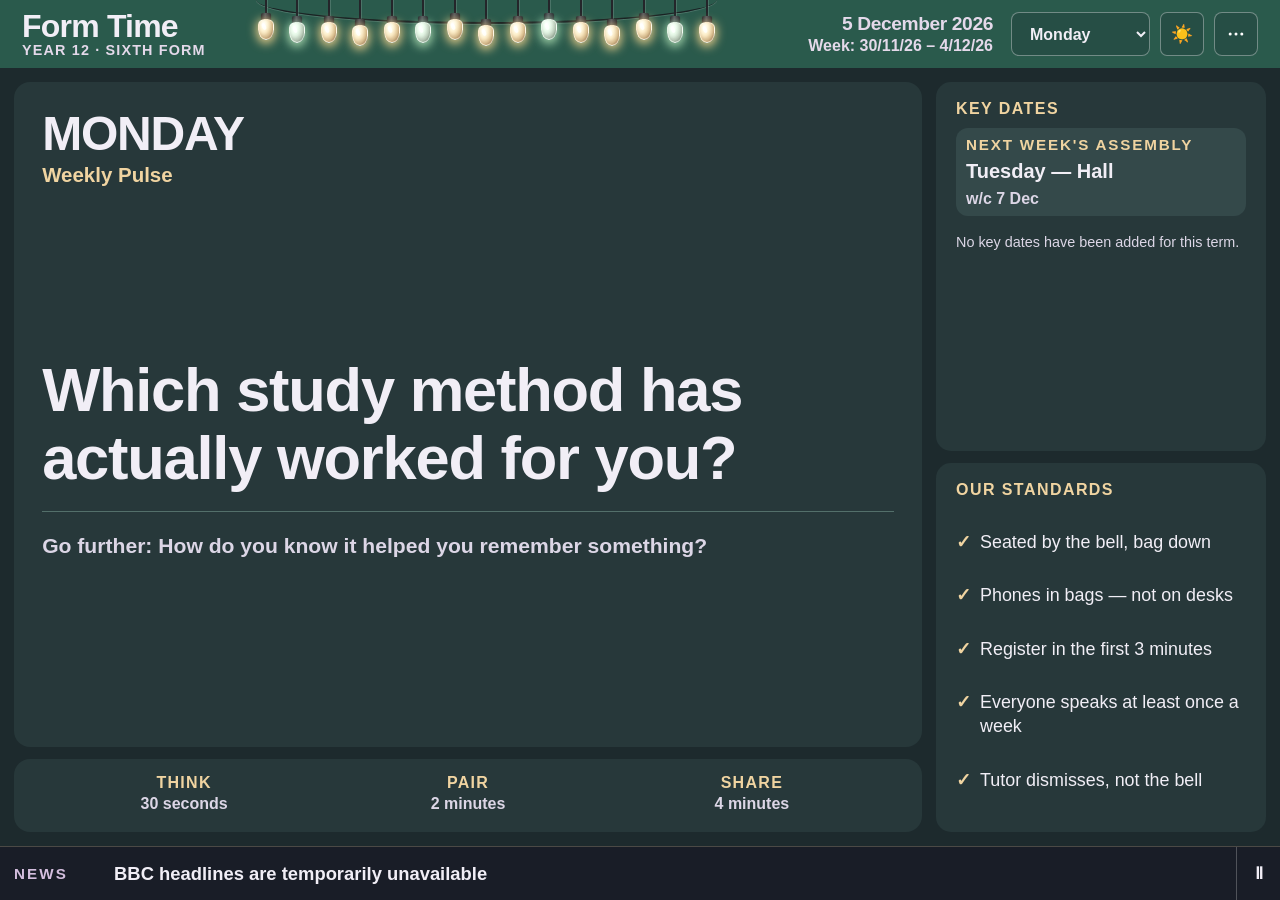
<file: index.html>
<!DOCTYPE html>
<html lang="en" data-theme="dark">
<head>
<meta charset="UTF-8">
<meta name="viewport" content="width=device-width,initial-scale=1.0,viewport-fit=cover">
<title>Form Time — Year 12</title>
<style>
/* ══════════════════════════════════════════
   CSS VARIABLES — DARK / LIGHT THEMES
══════════════════════════════════════════ */
:root {
  --bg:        #211522;
  --bg2:       #321f31;
  --surface:   #4a3047;
  --surface2:  #2a1b29;
  --text:      #f8f3f7;
  --text2:     #d9c7d5;
  --accent:    #d5a0ce;
  --accent2:   #a06098;
  --border:    #65445f;
  --sidebar:   #291a28;
  --tag-bg:    #4a3047;
  --otd-bg:    #321f31;
  --ticker-bg: #50304c;
  --ticker-fg: #ffffff;
  --on-accent: #2d202c;
  --input-bg:  #4a3047;
  --input-bd:  #76556f;
  --modal-bg:  #321f31;
  --task-bd:   #d5a0ce;
  --note-bg:   rgba(213,160,206,.10);
  --note-bd:   rgba(213,160,206,.28);
  --shadow:    rgba(0,0,0,.4);
  --focus:     #7cc4ff;
  --header-start:#241524;
  --header-mid:#4b2947;
  --header-end:#2a1928;
  --header-text:#ffffff;
  --header-muted:#e7d9e4;
  --header-accent:#d5a0ce;
  --ticker-label-bg:#140d14;
  --studio-light:rgba(213,160,206,.09);
  --studio-light-soft:rgba(160,96,152,.06);
  --card-start:rgba(74,48,71,.9);
  --card-end:rgba(50,31,49,.86);
  --card-border:rgba(213,160,206,.18);
  --card-shadow:rgba(0,0,0,.15);
  --control-h: 44px;
  --type-meta: clamp(.78rem,.25vw + .72rem,.88rem);
  --type-body: clamp(1rem,.3vw + .94rem,1.16rem);
  --type-display: clamp(2.7rem,4vw,4.4rem);
}
[data-theme="light"] {
  --bg:        #fbf8fa;
  --bg2:       #ffffff;
  --surface:   #ffffff;
  --surface2:  #f5edf4;
  --text:      #2d202c;
  --text2:     #664f63;
  --accent:    #875080;
  --accent2:   #50304c;
  --border:    #decfdb;
  --sidebar:   #f3ebf1;
  --tag-bg:    #eee2eb;
  --otd-bg:    #f3ebf1;
  --ticker-bg: #50304c;
  --ticker-fg: #ffffff;
  --on-accent: #ffffff;
  --input-bg:  #fbf8fa;
  --input-bd:  #cdb9c9;
  --modal-bg:  #fbf8fa;
  --task-bd:   #875080;
  --note-bg:   rgba(160,96,152,.08);
  --note-bd:   rgba(135,80,128,.25);
  --shadow:    rgba(80,48,76,.15);
  --focus:     #693e64;
  --header-start:#442740;
  --header-mid:#68415f;
  --header-end:#3a2337;
  --header-text:#ffffff;
  --header-muted:#f0e5ee;
  --header-accent:#f2c8ec;
  --ticker-label-bg:#2d202c;
  --studio-light:rgba(135,80,128,.06);
  --studio-light-soft:rgba(160,96,152,.04);
  --card-start:rgba(255,255,255,.97);
  --card-end:rgba(245,237,244,.94);
  --card-border:rgba(135,80,128,.22);
  --card-shadow:rgba(80,48,76,.12);
}

/* ══════════════════════════════════════════
   RESET & BASE
══════════════════════════════════════════ */
*,*::before,*::after { box-sizing:border-box; margin:0; padding:0; }
[hidden] { display:none!important; }
html,body { height:100%; overflow:hidden; }
body {
  font-family:system-ui,-apple-system,BlinkMacSystemFont,'Segoe UI',Arial,sans-serif;
  font-size:17px;
  background:var(--bg);
  color:var(--text);
  display:flex;
  flex-direction:column;
  transition:background .3s,color .3s;
}
::selection { background:var(--accent); color:var(--on-accent); }
button,select,input,textarea { accent-color:var(--accent); }
button:focus-visible,select:focus-visible,input:focus-visible,textarea:focus-visible,[tabindex]:focus-visible {
  outline:3px solid var(--focus); outline-offset:3px;
}

/* ══════════════════════════════════════════
   HEADER
══════════════════════════════════════════ */
header {
  background:var(--bg2);
  border-bottom:2.5px solid var(--accent);
  padding:10px 20px;
  display:flex;
  align-items:center;
  justify-content:space-between;
  flex-shrink:0;
  gap:14px;
  box-shadow:0 2px 12px var(--shadow);
}
.hdr-left { display:flex; align-items:center; gap:14px; min-width:0; }
.school-badge {
  background:var(--accent);
  color:var(--on-accent);
  font-weight:900;
  font-size:.75rem;
  letter-spacing:0.1em;
  text-transform:uppercase;
  padding:4px 10px;
  border-radius:6px;
  white-space:nowrap;
}
.form-title  { font-size:2.2rem; font-weight:900; color:var(--text); letter-spacing:-0.035em; line-height:1; }
.year-label  { font-size:var(--type-meta); color:var(--accent); font-weight:800; letter-spacing:0.08em; }
.hdr-right   { display:flex; align-items:center; gap:10px; flex-shrink:0; }
.date-block  { text-align:right; }
#date-display { font-size:var(--type-meta); color:var(--text2); line-height:1.35; }
#week-display { font-size:var(--type-meta); color:var(--accent); font-weight:800; font-variant-numeric:tabular-nums; }
#day-select {
  background:var(--surface);
  color:var(--text);
  border:1.5px solid var(--accent);
  border-radius:8px;
  min-height:var(--control-h); padding:9px 14px;
  font-size:1rem;
  font-weight:800;
  cursor:pointer;
  font-family:inherit;
}
.hdr-btn {
  background:transparent;
  border:1px solid var(--border);
  color:var(--text2);
  border-radius:7px;
  min-height:var(--control-h); padding:8px 12px;
  cursor:pointer;
  font-size:0.82rem;
  font-family:inherit;
  transition:all .2s;
  white-space:nowrap;
}
.hdr-btn:hover { border-color:var(--accent); color:var(--accent); }
#theme-btn { width:44px; min-width:44px; min-height:44px; padding:0; display:grid; place-items:center; font-size:1.1rem; }
.day-select-status { min-height:var(--control-h); padding:9px 14px; border:1px solid var(--border); border-radius:8px; color:var(--text2); font-weight:800; display:inline-flex; align-items:center; }

/* ══════════════════════════════════════════
   NEWS TICKER
══════════════════════════════════════════ */
#ticker-wrap {
  background:var(--ticker-bg);
  height:44px;
  display:flex;
  align-items:center;
  overflow:hidden;
  flex-shrink:0;
  transition:background .3s;
}
.ticker-label {
  background:var(--bg);
  color:var(--accent);
  font-weight:900;
  font-size:.78rem;
  letter-spacing:0.14em;
  text-transform:uppercase;
  padding:0 14px;
  height:100%;
  display:flex;
  align-items:center;
  flex-shrink:0;
  border-right:2px solid var(--accent);
}
.ticker-updated { margin-left:6px; font-size:.64rem; letter-spacing:.03em; font-weight:700; opacity:.8; white-space:nowrap; }
.ticker-track  { overflow:hidden; flex:1; min-width:0; }
.ticker-scroll {
  display:flex;
  align-items:center;
  width:100%;
  white-space:nowrap;
  overflow:hidden;
}
.ticker-scroll.changing { animation:ticker-swap .28s cubic-bezier(.16,1,.3,1); }
@keyframes ticker-swap { from { opacity:.25; transform:translateY(5px); } to { opacity:1; transform:translateY(0); } }
.ticker-toggle {
  min-width:44px; min-height:44px; align-self:stretch; border:0; border-inline-start:1px solid rgba(255,255,255,.24);
  background:var(--ticker-bg); color:var(--ticker-fg); cursor:pointer; font:inherit; font-weight:900;
}
.ticker-item {
  padding:0 32px;
  font-size:1.05rem;
  font-weight:600;
  color:var(--ticker-fg);
  display:block;
  width:100%;
  overflow:hidden;
  text-overflow:ellipsis;
  text-decoration-color:rgba(255,255,255,.42);
  text-decoration-thickness:1px;
  text-underline-offset:4px;
}
.ticker-item[href]:hover,.ticker-item[href]:focus-visible { text-decoration-thickness:2px; text-decoration-color:currentColor; }

/* ══════════════════════════════════════════
   MAIN LAYOUT
══════════════════════════════════════════ */
#main { flex:1; display:flex; overflow:hidden; min-height:0; }

/* ══════════════════════════════════════════
   DAY PANEL
══════════════════════════════════════════ */
#day-panel {
  position:relative;
  flex:1;
  padding:22px 28px;
  overflow-y:auto;
  display:flex;
  flex-direction:column;
  gap:18px;
  min-width:0;
}
.day-header { border-bottom:2.5px solid var(--accent); padding-bottom:12px; }
.day-name   { font-size:var(--type-display); font-weight:900; color:var(--text); line-height:.96; letter-spacing:-.035em; text-wrap:balance; }
.day-sub    { font-size:clamp(1.2rem,.7vw + 1rem,1.55rem); color:var(--accent); font-weight:800; margin-top:6px; }
.task-head  { font-size:clamp(1rem,.35vw + .95rem,1.2rem); font-weight:900; color:var(--accent); margin-bottom:12px; letter-spacing:0.045em; text-transform:uppercase; }
.task-list  { list-style:none; display:flex; flex-direction:column; gap:10px; }
.task-item  {
  background:var(--surface);
  border-inline-start:1px solid var(--task-bd);
  padding:14px 20px;
  border-radius:0 10px 10px 0;
  font-size:var(--type-body);
  display:flex;
  align-items:center;
  gap:14px;
  box-shadow:0 2px 8px var(--shadow);
}
.task-item > span:last-child { min-width:0; overflow-wrap:anywhere; }
.note-box {
  background:var(--note-bg);
  border:1px solid var(--note-bd);
  border-radius:10px;
  padding:13px 18px;
  font-size:0.95rem;
  color:var(--text2);
  font-style:italic;
  line-height:1.6;
}

/* Tuesday — News */
.live-news-card {
  min-height:clamp(260px,30vw,430px);
  display:flex;
  flex-direction:column;
  align-items:flex-start;
  justify-content:center;
  padding:clamp(26px,4vw,52px);
  border-radius:14px;
  background:var(--header-start);
  color:var(--header-text);
  box-shadow:0 10px 30px var(--shadow);
}
.live-news-card h2 { max-width:15ch; margin:0; color:inherit; font-size:clamp(2rem,3.7vw,3.8rem); line-height:1; letter-spacing:-.035em; text-wrap:balance; }
.live-news-card p { max-width:52ch; margin:18px 0 24px; color:var(--header-muted); font-size:1.08rem; line-height:1.5; }
.live-news-link { min-height:44px; display:inline-flex; align-items:center; padding:10px 17px; border-radius:10px; background:var(--accent); color:var(--on-accent); font-weight:850; text-decoration:none; }
.live-news-link:hover,.live-news-link:focus-visible { filter:brightness(1.1); text-decoration:underline; text-underline-offset:3px; }
/* Friday */
.no-form-time {
  flex:1; min-height:280px; display:grid; place-content:center; text-align:center;
  padding:clamp(24px,6vw,72px); border:2px solid var(--border); border-radius:18px;
  background:linear-gradient(145deg,var(--surface),var(--surface2));
}
.no-form-time strong { display:block; margin-top:12px; color:var(--accent); font-size:clamp(1.8rem,4vw,3.4rem); line-height:1.05; }

.assembly-today {
  flex:1; min-height:300px; display:grid; place-content:center; text-align:center;
  padding:clamp(28px,6vw,76px); border:1px solid var(--border); border-radius:16px;
  background:var(--surface); box-shadow:0 8px 28px var(--shadow);
}
.assembly-day { color:var(--accent); font-size:1rem; font-weight:900; letter-spacing:.1em; text-transform:uppercase; margin-bottom:10px; }
.assembly-today h1 { color:var(--text); font-size:clamp(3rem,6vw,5.5rem); line-height:.98; letter-spacing:-.035em; text-wrap:balance; }
.assembly-today p { color:var(--text); font-size:clamp(1.45rem,2.4vw,2.2rem); line-height:1.25; margin-top:22px; }
.assembly-today p strong { color:var(--accent); }
.assembly-today span { color:var(--text2); font-size:1.05rem; font-weight:700; margin-top:18px; }
.house-assembly-notice {
  background:var(--accent); color:var(--on-accent); border-radius:10px;
  padding:12px 16px; font-size:1.05rem; line-height:1.4; font-weight:650;
}
.house-assembly-notice strong { font-weight:900; }

/* ══════════════════════════════════════════
   SIDEBAR
══════════════════════════════════════════ */
#sidebar {
  width:340px;
  min-width:300px;
  background:var(--sidebar);
  border-left:1px solid var(--border);
  display:flex;
  flex-direction:column;
  overflow-y:auto;
  flex-shrink:0;
  transition:background .3s;
}
.s-panel { border-bottom:1px solid var(--border); padding:15px 17px; }
.s-panel.hidden { display:none; }
.s-panel-hdr {
  font-size:.92rem;
  font-weight:900;
  text-transform:uppercase;
  letter-spacing:0.14em;
  color:var(--accent);
  margin-bottom:12px;
  display:flex;
  align-items:center;
  justify-content:space-between;
}
.refresh-btn {
  background:none; border:none; color:var(--text2); cursor:pointer;
  font-size:1rem; min-width:44px; min-height:44px; padding:0; transition:color .2s; line-height:1;
}
.refresh-btn:hover { color:var(--accent); }

/* Key Dates */
.date-list { list-style:none; display:flex; flex-direction:column; gap:8px; }
.date-item { font-size:1.08rem; line-height:1.5; color:var(--text2); font-weight:600; display:flex; gap:8px; align-items:flex-start; }
.date-bull { color:var(--accent); flex-shrink:0; margin-top:1px; font-weight:700; }

.loading-txt { color:var(--text2); font-style:italic; font-size:.92rem; line-height:1.5; }
.inline-retry { margin-inline-start:6px; min-height:40px; padding:7px 12px; border:1px solid var(--accent); border-radius:7px; background:transparent; color:var(--accent); font:inherit; font-style:normal; font-weight:800; cursor:pointer; }

/* ── ON THIS DAY BOTTOM BAR ── */
#otd-bar {
  background:var(--bg2);
  border-top:2.5px solid var(--accent);
  display:flex;
  align-items:stretch;
  flex-shrink:0;
  min-height:82px;
  overflow:hidden;
}
.otd-bar-hdr {
  display:flex;
  flex-direction:column;
  justify-content:center;
  align-items:flex-start;
  gap:3px;
  padding:10px 18px;
  border-right:1px solid var(--border);
  flex-shrink:0;
  min-width:120px;
}
.otd-bar-label {
  font-size:.86rem;
  font-weight:900;
  text-transform:uppercase;
  letter-spacing:0.14em;
  color:var(--accent);
}
.otd-bar-date {
  font-size:.8rem;
  color:var(--text2);
  font-weight:600;
}
.otd-bar-refresh {
  background:none;border:none;color:var(--text2);
  cursor:pointer;font-size:1rem;min-width:44px;min-height:44px;padding:0;
  transition:color .2s;line-height:1;margin-top:2px;
}
.otd-bar-refresh:hover { color:var(--accent); }
#otd-content {
  display:flex;
  flex:1;
  gap:0;
}
.otd-card {
  flex:1;
  display:flex;
  align-items:center;
  gap:14px;
  padding:10px 18px;
  border-right:1px solid var(--border);
}
.otd-card:last-child { border-right:none; }
.otd-meta {
  flex-shrink:0;
  text-align:center;
  min-width:56px;
}
.otd-type {
  font-size:.75rem;
  font-weight:800;
  text-transform:uppercase;
  letter-spacing:0.09em;
  color:var(--text2);
  display:block;
  margin-bottom:3px;
}
.otd-year {
  font-size:1.5rem;
  font-weight:900;
  color:var(--accent);
  display:block;
  line-height:1;
}
.otd-text {
  font-size:1.05rem;
  line-height:1.5;
  color:var(--text2);
  overflow:hidden;
  display:-webkit-box;
  -webkit-line-clamp:3;
  -webkit-box-orient:vertical;
}

/* ══════════════════════════════════════════
   EDIT MODAL
══════════════════════════════════════════ */
#edit-overlay {
  display:none; position:fixed; inset:0;
  background:rgba(0,0,0,.78); z-index:200;
  align-items:center; justify-content:center;
}
#edit-overlay.open { display:flex; }
#edit-modal {
  background:var(--modal-bg);
  border:1.5px solid var(--accent);
  border-radius:14px;
  padding:0;
  width:92%;
  max-width:700px;
  max-height:88vh;
  overflow-y:auto;
  display:flex;
  flex-direction:column;
  gap:0;
}
.em-head { position:sticky; top:0; z-index:3; display:flex; align-items:center; justify-content:space-between; gap:16px; padding:18px 24px 14px; background:var(--modal-bg); border-bottom:1px solid var(--border); }
.em-title { font-size:1.25rem; font-weight:900; color:var(--accent); margin:0; }
.em-close { min-width:44px; min-height:44px; border:1px solid var(--border); border-radius:8px; background:transparent; color:var(--text); cursor:pointer; font-size:1.2rem; }
.em-content { padding:18px 24px 6px; }
.editor-section { border:1px solid var(--border); border-radius:10px; margin-bottom:12px; background:var(--surface2); overflow:hidden; }
.editor-section>summary { cursor:pointer; list-style:none; padding:14px 16px; color:var(--text); font-size:1rem; font-weight:900; display:flex; align-items:center; justify-content:space-between; }
.editor-section>summary::-webkit-details-marker { display:none; }
.editor-section>summary::after { content:'＋'; color:var(--accent); font-size:1.1rem; }
.editor-section[open]>summary::after { content:'−'; }
.editor-section-body { padding:4px 16px 2px; border-top:1px solid var(--border); }
.em-s     { margin-bottom:16px; }
.em-lbl   { font-size:.76rem; font-weight:900; text-transform:uppercase; letter-spacing:.09em; color:var(--accent); margin-bottom:7px; display:block; }
.em-in,.em-ta {
  width:100%; background:var(--input-bg); border:1px solid var(--input-bd);
  color:var(--text); border-radius:7px; padding:9px 12px;
  font-size:1rem; font-family:inherit;
}
.em-ta   { resize:vertical; min-height:65px; line-height:1.5; }
.em-row  { display:flex; gap:8px; margin-top:8px; }
.em-row .em-in { margin-top:0; }
hr.em-div { border:none; border-top:1px solid var(--border); margin:14px 0; }
.tog-row { display:flex; align-items:center; justify-content:space-between; padding:9px 0; border-bottom:1px solid var(--border); }
.tog-lbl { font-size:0.92rem; color:var(--text); }
.tog     { position:relative; width:48px; height:28px; flex-shrink:0; }
.tog input { position:absolute; inset:0; opacity:0; width:100%; height:100%; }
.tog-sl  { position:absolute; inset:0; background:var(--border); border-radius:22px; cursor:pointer; transition:background .2s; }
.tog-sl::before { content:""; position:absolute; width:20px; height:20px; left:4px; top:4px; background:#fff; border-radius:50%; transition:transform .2s; }
.tog input:checked+.tog-sl { background:var(--accent); }
.tog input:checked+.tog-sl::before { transform:translateX(20px); }
.ord-row { display:flex; align-items:center; justify-content:space-between; padding:8px 0; border-bottom:1px solid var(--border); }
.ord-lbl { font-size:0.92rem; color:var(--text); }
.ord-btns { display:flex; gap:4px; }
.ord-btns .ord-btn { min-width:44px; }
.ord-btn { background:var(--surface); border:1px solid var(--border); color:var(--text2); border-radius:7px; min-height:44px; padding:8px 12px; cursor:pointer; font-size:0.88rem; transition:border-color .15s,color .15s,background .15s; }
.ord-btn:hover { border-color:var(--accent); color:var(--accent); }
.ord-btn:disabled { opacity:.3; cursor:default; }
.em-actions { position:sticky; bottom:0; z-index:3; display:flex; gap:10px; padding:14px 24px max(14px,env(safe-area-inset-bottom)); background:var(--modal-bg); border-top:1px solid var(--border); }
.em-save   { background:var(--accent); color:var(--on-accent); border:none; border-radius:8px; min-height:46px; padding:12px; font-size:0.95rem; font-weight:900; cursor:pointer; flex:1; font-family:inherit; }
.em-cancel { background:transparent; color:var(--text2); border:1px solid var(--border); border-radius:8px; min-height:46px; padding:10px 18px; font-size:0.9rem; cursor:pointer; font-family:inherit; }

/* ══════════════════════════════════════════
   UTILITY
══════════════════════════════════════════ */
.hidden { display:none !important; }
.modal-open { overflow:hidden!important; }
::-webkit-scrollbar { width:4px; }
::-webkit-scrollbar-track { background:transparent; }
::-webkit-scrollbar-thumb { background:var(--border); border-radius:4px; }

/* FIVE LETTERS — optional whole-class word challenge */
.word-launch-wrap {
  position:absolute; inset-block-start:22px; inset-inline-end:28px; z-index:2;
  display:flex; align-items:center; justify-content:flex-end; gap:12px;
}
.word-launch-note {
  max-width:220px; color:var(--text2); font-size:.88rem; line-height:1.35; font-weight:650; text-align:right;
}
.word-launch {
  min-height:44px; padding:9px 16px; border:1px solid var(--accent); border-radius:9px;
  background:var(--surface); color:var(--text); font:inherit; font-size:.92rem; font-weight:850;
  cursor:pointer; box-shadow:0 5px 16px var(--shadow);
}
.word-launch:hover { color:var(--accent); }
#word-overlay {
  display:none; position:fixed; inset:0; z-index:300; padding:20px;
  background:rgba(17,9,17,.92); align-items:center; justify-content:center;
}
#word-overlay.open { display:flex; }
.word-game {
  width:min(100%,620px); max-height:calc(100dvh - 40px); overflow:auto;
  padding:clamp(22px,4vw,38px); border:1px solid var(--accent); border-radius:16px;
  background:var(--modal-bg); color:var(--text); box-shadow:0 20px 70px rgba(0,0,0,.5);
}
.word-game-head { display:flex; align-items:flex-start; justify-content:space-between; gap:20px; margin-bottom:18px; }
.word-game h2 { font-size:clamp(2rem,5vw,3.25rem); line-height:1; letter-spacing:-.035em; }
.word-close { flex:0 0 44px; width:44px; height:44px; border:1px solid var(--border); border-radius:9px; background:transparent; color:var(--text); font:inherit; font-size:1.4rem; cursor:pointer; }
.word-clue { color:var(--text2); font-size:clamp(1.05rem,2vw,1.3rem); line-height:1.45; font-weight:650; margin-bottom:20px; }
.word-board { display:grid; gap:6px; width:min(100%,315px); margin:0 auto 18px; }
.word-row { display:grid; grid-template-columns:repeat(5,1fr); gap:6px; }
.word-tile {
  aspect-ratio:1; display:grid; place-items:center; border:2px solid var(--border); border-radius:8px;
  background:var(--surface2); color:var(--text); font-size:clamp(1.45rem,5vw,2.2rem); font-weight:900;
  text-transform:uppercase;
}
.word-tile.correct { background:#2f7657; border-color:#2f7657; color:#fff; }
.word-tile.present { background:#9a6d16; border-color:#9a6d16; color:#fff; }
.word-tile.absent { background:#4b414a; border-color:#4b414a; color:#fff; }
.word-entry { display:flex; gap:9px; width:min(100%,470px); margin:0 auto; }
.word-input { flex:1; min-width:0; min-height:48px; padding:10px 14px; border:1px solid var(--input-bd); border-radius:9px; background:var(--input-bg); color:var(--text); font:inherit; font-size:1.15rem; font-weight:850; letter-spacing:.12em; text-transform:uppercase; }
.word-submit,.word-reset { min-height:48px; padding:10px 16px; border:0; border-radius:9px; background:var(--accent); color:var(--on-accent); font:inherit; font-weight:900; cursor:pointer; }
.word-reset { display:none; margin:14px auto 0; background:transparent; color:var(--accent); border:1px solid var(--accent); }
.word-message { min-height:29px; margin-top:14px; color:var(--text2); text-align:center; font-size:1rem; line-height:1.45; font-weight:700; }
@media(max-width:640px){
  .word-launch-wrap { position:static; align-self:stretch; order:1; justify-content:space-between; }
  .word-launch-note { max-width:190px; text-align:left; }
  #word-overlay { padding:0; }
  .word-game { min-height:100dvh; max-height:100dvh; border:0; border-radius:0; }
  .word-entry { flex-direction:column; }
}

/* ══════════════════════════════════════════
   FORM TIME STANDARDS — purpose, action bar,
   expectations panel, rota, start timer
══════════════════════════════════════════ */
.purpose-line {
  font-size:1rem; color:var(--text2); font-weight:650;
  margin-top:5px; max-width:none; line-height:1.4; white-space:nowrap;
}
.timer-group { display:flex; align-items:center; gap:2px; }
#timer-pill {
  display:flex; align-items:center; gap:6px;
  background:var(--tag-bg); border:1.5px solid var(--border);
  border-radius:20px; min-height:44px; padding:4px 12px; cursor:pointer; color:var(--text); font:inherit;
  font-variant-numeric:tabular-nums; user-select:none;
  transition:background .2s,border-color .2s;
}
#timer-pill:hover { border-color:var(--accent); }
#timer-pill.running { border-color:var(--accent); background:var(--note-bg); }
#timer-pill.done { border-color:#c0392b; background:rgba(192,57,43,.14); animation:tflash 1s ease-in-out infinite; }
@keyframes tflash { 0%,100%{opacity:1} 50%{opacity:.55} }
#timer-val { font-size:0.9rem; font-weight:900; color:var(--text); letter-spacing:0.02em; }
.timer-reset {
  background:none; border:none; color:var(--text2); cursor:pointer;
  font-size:1rem; min-width:44px; min-height:44px; padding:0; line-height:1;
}
.timer-reset:hover { color:var(--accent); }

.action-bar {
  display:flex; flex-wrap:wrap; gap:10px; align-items:center;
  margin-top:18px; padding:14px 18px;
  background:var(--note-bg); border:1.5px solid var(--note-bd);
  border-inline-start:1px solid var(--accent); border-radius:7px;
}
.action-do { flex:1 1 280px; font-size:1.08rem; color:var(--text); line-height:1.5; font-weight:650; }
.action-do strong {
  color:var(--accent); text-transform:uppercase; letter-spacing:0.08em;
  font-size:.76rem; font-weight:900; margin-right:6px;
}
.action-rota {
  font-size:0.95rem; color:var(--text2); font-weight:750;
  background:var(--tag-bg); border:1px solid var(--border);
  border-radius:20px; padding:5px 12px; white-space:nowrap;
}
.action-rota b { color:var(--text); }
.asm-box {
  background:var(--note-bg); border:1.5px solid var(--note-bd);
  border-inline-start:1px solid var(--accent); border-radius:7px;
  padding:9px 12px; margin-bottom:12px;
}
.asm-lbl {
  font-size:.86rem; font-weight:900; text-transform:uppercase;
  letter-spacing:0.12em; color:var(--accent); display:block; margin-bottom:4px;
}
.asm-txt { font-size:1.05rem; line-height:1.45; color:var(--text); font-weight:700; }
.asm-txt.none { color:var(--text2); font-weight:600; font-style:italic; }
.asm-wc { font-size:.92rem; color:var(--text2); font-weight:600; margin-top:4px; }
.exp-item { display:flex; gap:9px; align-items:flex-start; padding:8px 0; font-size:1rem; line-height:1.45; }
.exp-tick { color:var(--accent); font-weight:900; flex-shrink:0; }
.empty-state { color:var(--text2); font-size:.9rem; line-height:1.45; padding:4px 0 8px; }

@media (max-width:1023px) {
  html,body { height:auto; min-height:100%; overflow:auto; }
  body { min-height:100vh; min-height:100dvh; }
  header { align-items:flex-start; flex-wrap:wrap; padding:12px 16px; }
  .hdr-left { flex:1 1 320px; }
  .purpose-line { white-space:normal; }
  .hdr-right { flex:1 1 100%; justify-content:flex-end; flex-wrap:wrap; }
  #main { overflow:visible; flex-direction:column; }
  #day-panel { overflow:visible; min-height:52vh; padding:22px 20px; }
  #sidebar { width:100%; min-width:0; border-left:0; border-top:1px solid var(--border); overflow:visible; display:grid; grid-template-columns:repeat(2,minmax(0,1fr)); }
  .s-panel { border-bottom:0; border-right:1px solid var(--border); }
  #otd-bar { overflow-x:auto; }
  #otd-content { min-width:760px; }
}

@media (max-width:640px) {
  header { gap:10px; padding:12px max(14px,env(safe-area-inset-right)) 12px max(14px,env(safe-area-inset-left)); }
  .hdr-left { align-items:flex-start; gap:10px; }
  .school-badge { font-size:.62rem; padding:5px 8px; margin-top:3px; }
  .form-title { font-size:1.8rem; }
  .year-label,.purpose-line { font-size:.78rem; }
  .hdr-right { width:100%; min-width:0; justify-content:flex-start; gap:8px; }
  .hdr-right > * { min-width:0; }
  .date-block { flex:1 1 100%; text-align:left; display:flex; gap:8px; align-items:baseline; flex-wrap:wrap; }
  #day-select { flex:1 1 170px; min-width:130px; }
  .timer-group { flex:0 0 auto; }
  #sync-indicator { min-width:44px; min-height:44px; align-items:center; justify-content:center; }
  #ticker-wrap { height:44px; }
  .ticker-label { padding:0 10px; }
  .ticker-item { font-size:.9rem; padding:0 20px; }
  #day-panel { padding:24px 16px 28px; min-height:0; }
  .day-name { font-size:clamp(2.65rem,16vw,4rem); }
  .day-sub { font-size:1.18rem; }
  .task-item { padding:14px; gap:10px; }
  .note-box,.action-bar { padding:12px; }
  #sidebar { display:block; }
  .s-panel { border-right:0; border-bottom:1px solid var(--border); padding:18px 16px; }
  #otd-bar { display:block; overflow:visible; }
  .otd-bar-hdr { min-width:0; width:100%; flex-direction:row; align-items:center; justify-content:space-between; border-right:0; border-bottom:1px solid var(--border); }
  #otd-content { min-width:0; display:block; }
  .otd-card { border-right:0; border-bottom:1px solid var(--border); min-height:84px; }
  #edit-overlay { align-items:stretch; }
  #edit-modal { width:100%; max-width:none; max-height:100dvh; min-height:100dvh; border:0; border-radius:0; }
  .em-head,.em-actions { padding-inline:16px; }
  .em-content { padding-inline:12px; }
  .em-row { flex-direction:column; }
  .em-in,.em-ta { font-size:1rem; }
}

@media (pointer:coarse) {
  button,select,.hdr-btn,.ord-btn { min-height:44px; }
}

@media (prefers-reduced-motion:reduce) {
  html { scroll-behavior:auto; }
  body,header,#ticker-wrap,#sidebar,.hdr-btn,.ord-btn,#timer-pill,.tog-sl,.tog-sl::before { transition:none!important; }
  #timer-pill.done,.ticker-scroll { animation:none!important; transform:none!important; }
}
/* SHORT FORM-TIME ROUTINES */
.activity-purpose { max-width:68ch; color:var(--text2); font-size:1.12rem; line-height:1.55; font-weight:600; margin-top:-4px; }
.micro-routine { background:var(--surface); border:1px solid var(--border); border-radius:12px; overflow:hidden; box-shadow:0 8px 24px var(--shadow); }
.routine-steps { display:grid; grid-template-columns:repeat(3,minmax(0,1fr)); border-bottom:1px solid var(--border); }
.routine-steps.four-step { grid-template-columns:repeat(4,minmax(0,1fr)); }
.routine-step { padding:12px 14px; border-right:1px solid var(--border); text-align:center; }
.routine-step:last-child { border-right:0; }
.step-name { display:block; color:var(--accent); font-size:.9rem; font-weight:900; letter-spacing:.08em; text-transform:uppercase; }
.step-time { display:block; color:var(--text2); font-size:.9rem; font-weight:650; margin-top:3px; }
.prompt-card { padding:clamp(18px,2.4vw,28px); }
.prompt-kicker { color:var(--accent); font-size:.9rem; font-weight:900; letter-spacing:.08em; text-transform:uppercase; margin-bottom:10px; }
.prompt-question { color:var(--text); font-size:clamp(1.5rem,1.95vw,2.35rem); font-weight:850; line-height:1.2; text-wrap:balance; max-width:none; }
.prompt-followup { color:var(--text2); font-size:1.12rem; line-height:1.5; font-weight:600; margin-top:16px; padding-top:16px; border-top:1px solid var(--border); }
.scenario { color:var(--text); font-size:1.25rem; line-height:1.5; font-weight:600; margin-bottom:18px; max-width:68ch; }
.debate-routine { width:min(100%,1100px); }
.debate-prompt { padding-block:clamp(28px,4vw,48px); }
.debate-prompt .prompt-question { max-width:none; font-size:clamp(2rem,3.4vw,3.5rem); }
.debate-prompt .prompt-followup { max-width:55ch; font-size:clamp(1.15rem,1.5vw,1.4rem); }
.question-toolbar { display:flex; align-items:center; justify-content:space-between; gap:16px; margin:0 0 14px; }
.question-category { color:var(--text2); font-size:1rem; font-weight:750; }
.question-category strong { color:var(--accent); }
.question-swap { min-height:44px; padding:9px 15px; border:1px solid var(--accent); border-radius:10px; background:var(--surface); color:var(--accent); font:inherit; font-weight:800; cursor:pointer; }
.question-swap:hover,.question-swap:focus-visible { background:var(--accent); color:var(--on-accent); }
.tuesday-grid { display:grid; grid-template-columns:minmax(0,1.15fr) minmax(320px,.85fr); gap:18px; align-items:start; }
.tuesday-grid .micro-routine { align-self:start; }
.news-links { grid-column:1/-1; padding:16px; border:1px solid var(--border); border-radius:12px; background:var(--surface2); }
.news-links h2 { margin:0 0 10px; color:var(--accent); font-size:1rem; letter-spacing:.08em; text-transform:uppercase; }
.news-links-list { display:grid; gap:8px; }
.news-link { display:block; padding:10px 12px; border-radius:8px; color:var(--text); background:var(--surface); border:1px solid var(--border); text-decoration:none; font-weight:700; line-height:1.3; }
.news-link:hover,.news-link:focus-visible { border-color:var(--accent); background:var(--surface2); }
.news-link small { display:block; margin-top:3px; color:var(--text2); font-size:.8rem; font-weight:600; }
@media(max-width:900px){.tuesday-grid{grid-template-columns:1fr}.tuesday-grid .micro-routine{order:-1}.news-links{grid-column:auto}}
@media(max-width:640px){.routine-steps.four-step{grid-template-columns:repeat(2,minmax(0,1fr))}.routine-steps.four-step .routine-step:nth-child(2){border-right:0}.routine-steps.four-step .routine-step:nth-child(-n+2){border-bottom:1px solid var(--border)}.routine-step{padding:9px 6px}.step-name,.step-time{font-size:.78rem}.prompt-card{padding:18px}.prompt-question{font-size:1.5rem}.prompt-followup{font-size:1rem}.activity-purpose{font-size:1rem}.question-toolbar{align-items:flex-start;flex-direction:column}.question-swap{width:100%}}
/* BROADCAST STUDIO */
body { position:relative; isolation:isolate; }
body::before {
  content:""; position:fixed; inset:-30% -15%; z-index:-1; pointer-events:none;
  background:conic-gradient(from 100deg at 52% 8%,transparent 0 27%,var(--studio-light) 32%,transparent 38% 74%,var(--studio-light-soft) 80%,transparent 86%);
}
header { padding-block:12px; background:linear-gradient(110deg,var(--header-start) 0%,var(--header-mid) 56%,var(--header-end) 100%); box-shadow:0 8px 28px var(--shadow); }
header .form-title { color:var(--header-text); }
header .purpose-line,header #date-display { color:var(--header-muted); }
header .year-label,header #week-display { color:var(--header-accent); }
.school-badge { border-radius:999px; box-shadow:0 2px 10px var(--shadow); }
.form-title { font-size:2.25rem; text-shadow:0 3px 18px rgba(0,0,0,.22); }
#ticker-wrap { height:44px; border-bottom:1px solid var(--border); box-shadow:0 6px 22px var(--shadow); }
.ticker-label { background:var(--ticker-label-bg); }
#day-panel { padding:18px 28px; gap:14px; }
.day-name { text-transform:uppercase; font-size:clamp(3.1rem,4.5vw,4.5rem); color:var(--text); }
.day-header { padding-bottom:9px; }
.day-sub { margin-top:3px; }
.day-header { position:relative; }
.day-header::after { content:""; position:absolute; right:0; bottom:-2px; width:38%; height:3px; background:linear-gradient(90deg,transparent,var(--header-text)); opacity:.72; }
.task-item,.action-bar,.note-box { background:linear-gradient(105deg,var(--card-start),var(--card-end)); border:1px solid var(--card-border); box-shadow:0 8px 24px var(--card-shadow); }
.task-item { transform:translateZ(0); transition:transform .28s cubic-bezier(.2,.8,.2,1),border-color .28s; }
.task-item:hover { transform:translateX(4px); border-color:var(--accent); }
[data-theme="light"] body::before { opacity:.32; }
[data-theme="light"] .day-name { color:var(--accent2); }
[data-theme="light"] .task-item,[data-theme="light"] .action-bar,[data-theme="light"] .note-box { background:linear-gradient(105deg,var(--card-start),var(--card-end)); border-color:var(--card-border); box-shadow:0 8px 24px var(--card-shadow); }
#otd-bar { min-height:52px; max-height:52px; }
.otd-bar-hdr { min-width:230px; padding:5px 14px; flex-direction:row; align-items:center; gap:9px; }
.otd-bar-label { white-space:nowrap; }
.otd-bar-refresh { margin:0; min-width:44px; min-height:44px; }
#otd-content { min-width:0; }
.otd-card { min-width:0; min-height:0; padding:6px 16px; border-right:0; }
.otd-card:nth-child(n+2) { display:none; }
.otd-meta { min-width:0; display:flex; align-items:baseline; gap:8px; }
.otd-type { margin:0; }
.otd-year { font-size:1.05rem; }
.otd-text { -webkit-line-clamp:1; }
@media (prefers-reduced-motion:reduce) { body::before { animation:none!important; } }
@media (max-width:640px) {
  .form-title{font-size:1.85rem}.day-name{font-size:clamp(2.7rem,14vw,4.1rem)}
  #otd-bar { display:flex; min-height:50px; max-height:50px; overflow:hidden; }
  .otd-bar-hdr { width:auto; min-width:0; flex:0 0 auto; border-right:1px solid var(--border); border-bottom:0; padding:5px 10px; }
  #otd-date-lbl { display:none; }
  #otd-updated { display:inline; font-size:.7rem; white-space:nowrap; }
  #otd-content { display:flex; min-width:0; }
  .otd-card { display:flex; padding:5px 10px; border-bottom:0; }
  .otd-meta { display:none; }
  .otd-text { font-size:.82rem; }
}
</style>
<link rel="stylesheet" href="display.css">
</head>
<body>

<!-- ══ HEADER ══ -->
<header>
  <div class="hdr-left">
    <div>
      <div class="form-title">Form Time</div>
      <div class="year-label">YEAR 12 · SIXTH FORM</div>
      <div class="purpose-line" id="purpose-line"></div>
    </div>
  </div>
  <div class="hdr-right">
    <div class="date-block">
      <div id="date-display"></div>
      <div id="week-display"></div>
    </div>
    <select id="day-select" aria-label="Choose form-time day">
      <option value="monday">Monday</option>
      <option value="tuesday">Tuesday</option>
      <option value="wednesday">Wednesday</option>
      <option value="thursday">Thursday</option>
    </select>
    <span id="friday-status" class="day-select-status" hidden>Friday — lessons</span>
    <button class="hdr-btn" id="theme-btn" onclick="toggleTheme()" aria-label="Use light theme">🌙</button>
    <div class="header-options">
      <button class="options-button" id="options-button" type="button" aria-label="More options" aria-expanded="false" aria-controls="options-menu">
        <svg aria-hidden="true" viewBox="0 0 24 24"><circle cx="5" cy="12" r="1.8"/><circle cx="12" cy="12" r="1.8"/><circle cx="19" cy="12" r="1.8"/></svg>
      </button>
      <div class="options-menu" id="options-menu" hidden>
        <span id="sync-indicator" role="status" aria-live="polite" aria-label="Cloud sync status" style="display:none;font-size:.78rem;font-weight:800;">SYNC</span>
        <button type="button" id="refresh-news">Refresh news</button>
        <button type="button" id="display-edit" onclick="openEdit()">Edit content</button>
      </div>
    </div>
  </div>
</header>

<!-- ══ TICKER ══ -->
<div id="ticker-wrap">
  <div class="ticker-label">NEWS <span id="ticker-updated" class="ticker-updated"></span></div>
  <div class="ticker-track">
    <div class="ticker-scroll" id="ticker-scroll" role="region" aria-label="Latest news headline">
      <span class="ticker-item">Loading latest headlines…</span>
    </div>
  </div>
  <button class="ticker-toggle" id="ticker-toggle" type="button" onclick="toggleTicker()" aria-pressed="false" aria-label="Pause headline rotation">Ⅱ</button>
</div>

<!-- ══ MAIN ══ -->
<main id="main">
  <div id="day-panel"></div>

  <aside id="sidebar" aria-label="Also on today">
    <div class="side-rotator" id="side-rotator">
      <div id="panel-dates" class="s-panel">
        <h2 class="s-panel-hdr">Key Dates</h2>
        <div id="asm-next"></div>
        <ul class="date-list" id="dates-list"></ul>
      </div>

      <div id="panel-expect" class="s-panel">
        <h2 class="s-panel-hdr">Our Standards</h2>
        <div id="expect-list"></div>
      </div>
    </div>
    <div class="period-card" aria-live="off">
      <h2 id="period-title">Period 1 begins in</h2>
      <div class="period-time" id="period-countdown">--:--</div>
      <div class="period-note" id="period-note">08:55 · school time</div>
    </div>
  </aside>
</main>

<!-- ══ ON THIS DAY — BOTTOM BAR ══ -->
<div id="otd-bar">
  <div class="otd-bar-hdr">
    <span class="otd-bar-label">On This Day</span>
    <span class="otd-bar-date" id="otd-date-lbl"></span>
    <span class="otd-bar-date" id="otd-updated"></span>
    <button class="otd-bar-refresh" onclick="fetchOTD(currentDay())" aria-label="Show different On This Day events">↻</button>
  </div>
  <div id="otd-content"><div style="padding:10px 18px;color:var(--text2);font-style:italic;font-size:0.88rem;">Loading…</div></div>
</div>

<!-- ══ EDIT MODAL ══ -->
<div id="edit-overlay" aria-hidden="true">
  <div id="edit-modal" role="dialog" aria-modal="true" aria-labelledby="edit-title" tabindex="-1">
    <div class="em-head">
      <h2 class="em-title" id="edit-title">Edit Form Time</h2>
      <button class="em-close" type="button" onclick="closeEdit()" aria-label="Close editor">×</button>
    </div>
    <div class="em-content">
    <details class="editor-section" open>
      <summary>This week</summary>
      <div class="editor-section-body">

    <div class="em-s">
      <label class="em-lbl" for="ed-week">Week label (leave blank to calculate automatically)</label>
      <input class="em-in" id="ed-week" type="text" placeholder="Auto: current Mon–Fri week">
      <span style="font-size:.82rem;color:var(--text2);margin-top:4px;display:block">Leave empty and the page works out this week's dates itself. Only fill in for holidays/exceptions.</span>
    </div>
    <div class="em-s">
      <label class="em-lbl" for="ed-wisdomday">This week's Big Question day</label>
      <select class="em-in" id="ed-wisdomday">
        <option value="wednesday">Wednesday (default)</option>
        <option value="thursday">Thursday — Assembly on Wednesday this week</option>
      </select>
    </div>
    <div class="em-s">
      <label class="em-lbl" for="ed-dates">Key dates (one per line)</label>
      <textarea class="em-ta" id="ed-dates" rows="8"></textarea>
    </div>

    <hr class="em-div">

    <div class="em-s">
      <label class="em-lbl" for="ed-purpose">Purpose line (shown in the header every day)</label>
      <input class="em-in" id="ed-purpose" placeholder="Why form time exists — in one sentence">
      <span style="font-size:.82rem;color:var(--text2);margin-top:4px;display:block">Keep it short. This is the answer to &ldquo;what is form time for?&rdquo;</span>
    </div>

    <div class="em-s">
      <label class="em-lbl" for="ed-asm">Assembly rota (one per line: week | type | day | details)</label>
      <textarea class="em-ta" id="ed-asm" rows="8"></textarea>
      <span style="font-size:.82rem;color:var(--text2);margin-top:4px;display:block">Use <strong>all</strong> for an assembly location, <strong>houses</strong> for named houses, or <strong>none</strong>. Example: <em>2026-09-07 | all | Tuesday | Dance Studio</em>. Use the week-commencing Monday.</span>
    </div>

    <div class="em-s">
      <label class="em-lbl" for="ed-expect">Our standards (one per line)</label>
      <textarea class="em-ta" id="ed-expect" rows="5"></textarea>
    </div>

    <div class="em-s">
      <label class="em-lbl" for="ed-rota">Student rota: who leads this week</label>
      <input class="em-in" id="ed-rota" placeholder="e.g. 12P — Aisha K.">
      <label class="em-lbl" for="ed-timer" style="margin-top:8px;display:block">Starter timer (minutes)</label>
      <input class="em-in" id="ed-timer" type="number" min="1" max="30" step="1">
    </div>

    <hr class="em-div">

    <div class="em-s">
      <span class="em-lbl">Daily guidance</span>
      <span style="font-size:.82rem;color:var(--text2);margin-bottom:8px;display:block">A short delivery reminder shown below the activity. Leave blank to hide.</span>
      <label class="em-lbl" for="ed-act-monday" style="display:block">Monday</label>
      <input class="em-in" id="ed-act-monday">
      <label class="em-lbl" for="ed-act-tuesday" style="margin-top:8px;display:block">Tuesday</label>
      <input class="em-in" id="ed-act-tuesday">
      <label class="em-lbl" for="ed-act-wednesday" style="margin-top:8px;display:block">Wednesday</label>
      <input class="em-in" id="ed-act-wednesday">
      <label class="em-lbl" for="ed-act-thursday" style="margin-top:8px;display:block">Thursday</label>
      <input class="em-in" id="ed-act-thursday">
    </div>
      </div>
    </details>

    <details class="editor-section">
      <summary>Big Question</summary>
      <div class="editor-section-body">
    <div class="em-s">
      <label class="em-lbl" for="ed-bigquestions">Weekly questions (YYYY-MM-DD | question | follow-up)</label>
      <textarea class="em-ta" id="ed-bigquestions" rows="9"></textarea>
      <span style="font-size:.82rem;color:var(--text2);margin-top:4px;display:block">Use the week-commencing Monday. A matching question appears first that week; tutors can then choose another from the approved question bank.</span>
    </div>
      </div>
    </details>

    <details class="editor-section">
      <summary>Daily content</summary>
      <div class="editor-section-body">
    <div class="em-s">
      <label class="em-lbl" for="ed-pulse-rotation">Monday: rotating questions (theme | question | follow-up)</label>
      <textarea class="em-ta" id="ed-pulse-rotation" rows="8"></textarea>
      <span style="font-size:.82rem;color:var(--text2);margin-top:4px;display:block">One question per line. The site moves to the next theme each Monday, then starts again.</span>
      <label class="em-lbl" for="ed-weekly-pulses" style="margin-top:12px;display:block">Optional dated questions (YYYY-MM-DD | question | follow-up)</label>
      <textarea class="em-ta" id="ed-weekly-pulses" rows="7"></textarea>
      <span style="font-size:.82rem;color:var(--text2);margin-top:4px;display:block">Use the week-commencing Monday. A dated question takes priority over the rotation for that week.</span>
    </div>

    <hr class="em-div">

    <div class="em-s">
      <label class="em-lbl" for="ed-news-question">Tuesday: One Story question</label>
      <input class="em-in" id="ed-news-question">
      <label class="em-lbl" for="ed-news-followup" style="margin-top:8px;display:block">Optional follow-up</label>
      <input class="em-in" id="ed-news-followup">
    </div>

    <hr class="em-div">

    <div class="em-s">
      <label class="em-lbl" for="ed-challenge-rotation">Thursday: rotating Quick Challenges</label>
      <textarea class="em-ta" id="ed-challenge-rotation" rows="10"></textarea>
      <span style="font-size:.82rem;color:var(--text2);margin-top:4px;display:block">One per line: title | scenario | question | follow-up. The next entry appears each week, then the list repeats. No student login or paper is needed.</span>
    </div>

      </div>
    </details>

    <details class="editor-section">
      <summary>Display</summary>
      <div class="editor-section-body">
    <div class="em-s">
      <span class="em-lbl">Show / Hide Panels</span>
      <div class="tog-row">
        <span class="tog-lbl">News Ticker</span>
        <label class="tog"><input type="checkbox" id="tog-ticker" aria-label="Show news ticker"><span class="tog-sl"></span></label>
      </div>
      <div class="tog-row">
        <span class="tog-lbl">Key Dates</span>
        <label class="tog"><input type="checkbox" id="tog-dates" aria-label="Show key dates"><span class="tog-sl"></span></label>
      </div>
      <div class="tog-row">
        <span class="tog-lbl">Our Standards</span>
        <label class="tog"><input type="checkbox" id="tog-expect" aria-label="Show our standards"><span class="tog-sl"></span></label>
      </div>
    </div>

    <div class="em-s">
      <span class="em-lbl">Sidebar Panel Order</span>
      <div id="order-list"></div>
    </div>
      </div>
    </details>

    <details class="editor-section">
      <summary>Cloud sync</summary>
      <div class="editor-section-body">
    <div class="em-s">
      <span class="em-lbl">Cloud Sync — make tutors see your edits live</span>
      <div id="sync-status" style="font-size:0.8rem;color:var(--text2);margin-bottom:10px;">Not yet set up — see steps below.</div>

      <button type="button" class="ord-btn" id="sync-retry" style="display:none;margin-bottom:12px;padding:9px 14px;font-size:0.85rem;" onclick="retrySync()">Retry cloud save</button>

      <label class="em-lbl" for="ed-token">1. GitHub personal access token (this device only; never shared)</label>
      <input class="em-in" id="ed-token" type="password" placeholder="ghp_xxxxxxxxxxxxxxxxxxxx">

      <div class="em-row">
        <button type="button" class="ord-btn" style="flex:1;padding:9px;font-size:0.85rem;" onclick="createSharedGist()">Create Shared Gist</button>
      </div>

      <label class="em-lbl" for="ed-gistid" style="margin-top:10px;display:block;">2. Shared Gist ID (filled automatically, or paste an existing one)</label>
      <input class="em-in" id="ed-gistid" type="text" placeholder="e.g. 8f3a1c9b2e7d4f6a...">

      <span style="font-size:.82rem;color:var(--text2);margin-top:8px;display:block;line-height:1.5">
        Once a Gist ID is set and you click Save, your edits push to the cloud automatically.
        Tutors' pages check this Gist on load and about every ten minutes — no token or setup needed on their end.
      </span>
    </div>
      </div>
    </details>

    </div>
    <div class="em-actions">
      <button class="em-cancel" onclick="closeEdit()">Cancel</button>
      <button class="em-save" id="edit-save" onclick="saveEdit()">Save changes</button>
    </div>
  </div>
</div>

<!-- ══ FIVE LETTERS GAME ══ -->
<div id="word-overlay" aria-hidden="true">
  <section class="word-game" id="word-game" role="dialog" aria-modal="true" aria-labelledby="word-title" tabindex="-1">
    <div class="word-game-head">
      <div>
        <h2 id="word-title">Five Letters</h2>
      </div>
      <button class="word-close" type="button" onclick="closeWordGame()" aria-label="Close Five Letters">×</button>
    </div>
    <p class="word-clue" id="word-clue"></p>
    <div class="word-board" id="word-board" aria-label="Six rows of five letters"></div>
    <form class="word-entry" id="word-entry" onsubmit="submitWordGuess(event)">
      <input class="word-input" id="word-input" type="text" minlength="5" maxlength="5" pattern="[A-Za-z]{5}" autocomplete="off" autocapitalize="characters" spellcheck="false" aria-label="Enter a five-letter guess" placeholder="Five-letter guess">
      <button class="word-submit" type="submit">Try word</button>
    </form>
    <div class="word-message" id="word-message" role="status" aria-live="polite"></div>
    <button class="word-reset" id="word-reset" type="button" onclick="resetWordGame()">Play again</button>
  </section>
</div>

<script>
// ════════════════════════════════════════════════
//  DEFAULTS  (pre-filled from your PowerPoint)
// ════════════════════════════════════════════════
const QUESTION_BANK=[
  {c:"Technology",q:"Should people be allowed to remain anonymous online?",f:"When does privacy become a way to avoid responsibility?"},
  {c:"Education",q:"Should students be able to choose every subject they study from age 14?",f:"What knowledge should everyone share?"},
  {c:"Society",q:"Is equality of opportunity enough if outcomes remain very unequal?",f:"What would a genuinely fair starting point look like?"},
  {c:"Ethics",q:"Is it ever right to break a rule because you believe the rule is wrong?",f:"Who should decide when an exception is justified?"},
  {c:"The future",q:"Will life be better for your generation than for your parents' generation?",f:"Which change will matter most?"},
  {c:"Media",q:"Should social-media companies decide what counts as misinformation?",f:"Who else could make that decision?"},
  {c:"Environment",q:"Should environmentally harmful choices cost more?",f:"Would that be effective, or simply unfair to people with less money?"},
  {c:"Success",q:"Is enjoying your work more important than earning a high salary?",f:"Would your answer change if other people depended on you?"},
  {c:"Freedom",q:"Should freedom of speech protect opinions that most people find offensive?",f:"Where, if anywhere, should the boundary be?"},
  {c:"Community",q:"Do people have a duty to help strangers?",f:"Does distance change that responsibility?"},
  {c:"Science",q:"Should scientific progress ever be slowed down because of possible risks?",f:"How much evidence of harm should be needed?"},
  {c:"Culture",q:"Should museums return objects acquired during the British Empire?",f:"Who can fairly decide where an object belongs?"},
  {c:"Technology",q:"Should AI be allowed to make decisions that significantly affect people's lives?",f:"Which decisions must always involve a human?"},
  {c:"Education",q:"Are examinations the fairest way to measure what someone knows?",f:"What would a better alternative need to avoid?"},
  {c:"Society",q:"Should everyone receive a basic income, whether they work or not?",f:"Would it increase freedom or weaken responsibility?"},
  {c:"Ethics",q:"Does a good result justify a dishonest action?",f:"Can you think of a case where it might?"},
  {c:"The future",q:"Should governments plan for people to live to 120?",f:"What would have to change first?"},
  {c:"Media",q:"Is a news organisation ever truly neutral?",f:"Is fairness more realistic than neutrality?"},
  {c:"Environment",q:"Should frequent flyers pay substantially more tax?",f:"Should the purpose of the journey matter?"},
  {c:"Success",q:"Is ambition always a positive quality?",f:"At what point can ambition become harmful?"},
  {c:"Freedom",q:"Should people be free to make choices that are seriously harmful to themselves?",f:"When is intervention justified?"},
  {c:"Community",q:"Should volunteering be a compulsory part of education?",f:"Does compulsory service still count as volunteering?"},
  {c:"Science",q:"Should parents be allowed to select characteristics of future children?",f:"Is preventing illness different from choosing an advantage?"},
  {c:"Culture",q:"Can you appreciate a work of art while rejecting the person who made it?",f:"Should some actions change how work is celebrated?"},
  {c:"Technology",q:"Would society be better if smartphones had never been invented?",f:"Which benefit would be hardest to give up?"},
  {c:"Education",q:"Should attendance at university be free for everyone?",f:"Who should pay for the wider benefits of higher education?"},
  {c:"Society",q:"Should wealth have an upper limit?",f:"Would a limit be fair, practical or desirable?"},
  {c:"Ethics",q:"Is doing nothing a moral choice when you could prevent harm?",f:"Does your responsibility depend on the personal cost?"},
  {c:"The future",q:"Should today's voters be able to make decisions with consequences lasting a century?",f:"How could future generations be represented?"},
  {c:"Media",q:"Do photographs show the truth?",f:"How can framing change a story without altering the image?"},
  {c:"Environment",q:"Should economic growth remain a national priority during a climate emergency?",f:"Can prosperity be measured in another way?"},
  {c:"Success",q:"Is failure necessary for meaningful success?",f:"Can people learn the same lessons without failing?"},
  {c:"Freedom",q:"Should voting be a duty as well as a right?",f:"What should happen if someone refuses?"},
  {c:"Community",q:"Do richer countries have a greater duty to accept refugees?",f:"What should determine a country's fair share?"},
  {c:"Science",q:"Should extinct species be brought back if the technology becomes safe?",f:"Would conservation money be better spent elsewhere?"},
  {c:"Culture",q:"Should public statues reflect history as it happened or values held today?",f:"Is adding context enough?"},
  {c:"Technology",q:"Should there be a legal right to disconnect from work messages?",f:"Would the same rule suit every type of job?"},
  {c:"Education",q:"Should schools reward effort as much as achievement?",f:"Can effort be measured fairly?"},
  {c:"Society",q:"Is it fair for where someone lives to affect the opportunities they receive?",f:"Which services should be identical everywhere?"},
  {c:"Ethics",q:"Is loyalty still a virtue when a friend is clearly wrong?",f:"What does a loyal response look like?"},
  {c:"The future",q:"Will artificial intelligence make human creativity more or less valuable?",f:"What makes something genuinely creative?"},
  {c:"Media",q:"Should public figures have less right to privacy than everyone else?",f:"Does public interest mean the same as public curiosity?"},
  {c:"Environment",q:"Should individuals feel guilty about climate change?",f:"Does focusing on personal choices distract from larger responsibilities?"},
  {c:"Success",q:"Is it better to be excellent at one thing or capable at many things?",f:"Which matters more in an uncertain future?"},
  {c:"Freedom",q:"Should governments be able to restrict protest when it seriously disrupts daily life?",f:"Can an undisruptive protest still be effective?"},
  {c:"Community",q:"Are we responsible for problems created before we were born?",f:"Does benefiting from the past create a duty today?"},
  {c:"Science",q:"Should medical treatments be prioritised by need, likely benefit or personal responsibility?",f:"Which principle is fairest when resources are limited?"},
  {c:"Culture",q:"Does a shared national identity matter?",f:"Can it include people with very different values and traditions?"},
  {c:"Technology",q:"Should employers be allowed to use AI to select job applicants?",f:"Could an algorithm be fairer than a person?"},
  {c:"Education",q:"Should students evaluate their teachers?",f:"How could feedback be useful without becoming a popularity contest?"},
  {c:"Society",q:"Should inherited wealth be taxed more heavily than earned income?",f:"How much should parents be free to pass on?"},
  {c:"Ethics",q:"Is an action still generous if the person doing it wants recognition?",f:"Do motives matter more than outcomes?"},
  {c:"The future",q:"Should humanity invest more in exploring space than solving problems on Earth?",f:"Could the two goals support each other?"},
  {c:"Media",q:"Does giving every viewpoint equal airtime always make coverage fair?",f:"When is one side not supported by enough evidence?"},
  {c:"Environment",q:"Should future generations have legal rights today?",f:"Who could speak on their behalf?"},
  {c:"Success",q:"Should people choose careers for their own fulfilment or for their value to society?",f:"Can one career satisfy both aims?"},
  {c:"Freedom",q:"Should sixteen-year-olds have the right to vote in every UK election?",f:"Which responsibilities should come with that right?"},
  {c:"Community",q:"Is social trust more important than strict rules?",f:"What happens when people expect others to behave badly?"},
  {c:"Science",q:"Should scientific knowledge ever be kept secret?",f:"When could openness create unacceptable danger?"},
  {c:"Culture",q:"Is preserving tradition a good enough reason to continue a practice?",f:"How should traditions change when values change?"},
  {c:"Technology",q:"Should people own the data generated by their everyday activities?",f:"What would meaningful ownership allow them to do?"},
  {c:"Education",q:"Is competition between students helpful or harmful?",f:"When does competition improve learning?"},
  {c:"Society",q:"Should essential public services ever be run for profit?",f:"Can competition improve a service without weakening fairness?"},
  {c:"Ethics",q:"Can a person be good while repeatedly making harmful choices?",f:"Should character be judged by intentions, actions or change?"},
  {c:"The future",q:"Would a four-day working week improve society?",f:"Who might benefit least from the change?"},
  {c:"Media",q:"Should news organisations avoid reporting some details during an unfolding crisis?",f:"When can speed or openness cause harm?"},
  {c:"Environment",q:"Should access to nature be treated as a basic right?",f:"What responsibility would that place on landowners and government?"},
  {c:"Success",q:"Does comparing yourself with others help you improve?",f:"When does comparison stop being useful?"},
  {c:"Freedom",q:"Should there be limits on how much companies can influence people's choices?",f:"Where is the line between persuasion and manipulation?"},
  {c:"Community",q:"Is it possible to build a strong community entirely online?",f:"What does physical presence add?"},
  {c:"Science",q:"Should animals have legal rights similar to human rights?",f:"Which rights would make sense, and who would enforce them?"},
  {c:"Culture",q:"Should popular culture be studied as seriously as classic literature and art?",f:"Who decides what deserves lasting attention?"},
  {c:"Technology",q:"Should realistic AI-generated people have to be clearly labelled?",f:"Would a label be enough to prevent deception?"},
  {c:"Education",q:"Should schools teach more practical life skills even if it means less academic content?",f:"Which knowledge would you remove to make room?"},
  {c:"Society",q:"Is privacy becoming a luxury available mainly to wealthy people?",f:"What level of privacy should everyone be guaranteed?"},
  {c:"Ethics",q:"Should people be judged by the standards of their own time or by ours?",f:"Can understanding context become an excuse?"},
  {c:"The future",q:"Would you choose to know important events from your own future?",f:"Could that knowledge reduce your freedom?"},
  {c:"Media",q:"Are people responsible for checking information before sharing it?",f:"How much checking is reasonable for an ordinary user?"},
  {c:"Environment",q:"Should access to air travel be rationed rather than priced?",f:"Would equal allowances be genuinely fair?"},
  {c:"Success",q:"Is being respected more valuable than being liked?",f:"Can seeking respect damage relationships?"},
  {c:"Freedom",q:"Should schools be allowed to restrict students' social-media use outside school?",f:"When does an off-site action become the school's concern?"},
  {c:"Community",q:"Does living in a diverse society require people to compromise some beliefs?",f:"Which beliefs should never be negotiable?"},
  {c:"Science",q:"Should healthy people be paid to take part in medical research?",f:"When might payment become pressure?"},
  {c:"Culture",q:"Does language shape what people are able to think?",f:"Can a new word change how society understands an issue?"}
];

const PULSE_ROTATION=[
  {theme:"Learning",question:"What helped you understand something difficult last week?",followUp:"How could you use that approach again this week?"},
  {theme:"Workload",question:"What is taking more time than you expected?",followUp:"What could you change this week? If you need support, speak to your tutor privately."},
  {theme:"Belonging",question:"When have you felt most comfortable contributing in sixth form?",followUp:"What made that possible?"},
  {theme:"Looking ahead",question:"What is one thing you want to be able to say you did by Friday?",followUp:"What is the first step you can take today?"},
  {theme:"Learning",question:"What is one question from a lesson that you are still thinking about?",followUp:"Where could you look for an answer?"},
  {theme:"Workload",question:"Which part of your week feels most manageable?",followUp:"What could you borrow from that routine for a harder day?"},
  {theme:"Belonging",question:"Who has helped you settle in so far?",followUp:"How could you offer the same help to someone else?"},
  {theme:"Looking ahead",question:"What upcoming task would be easier if you started it earlier?",followUp:"What could you do today?"},
  {theme:"Learning",question:"Which study method has actually helped you remember something?",followUp:"How do you know it worked?"},
  {theme:"Workload",question:"When do you do your best independent work?",followUp:"What gets in the way of using that time well?"},
  {theme:"Belonging",question:"What makes it easier to ask a question in class?",followUp:"How could you make that easier for someone else?"},
  {theme:"Looking ahead",question:"What do you want to be more confident doing by the end of this term?",followUp:"What small practice would help?"},
  {theme:"Learning",question:"What have you changed your mind about in a subject recently?",followUp:"What evidence or conversation helped you reconsider?"},
  {theme:"Workload",question:"What is one small task you could finish this week to free up attention?",followUp:"When will you do it?"},
  {theme:"Belonging",question:"What helps someone feel part of a group when they are new?",followUp:"What could your form do more of?"},
  {theme:"Looking ahead",question:"What would make the next month feel purposeful?",followUp:"Which step could begin this week?"}
];
const PULSE_START_WEEK=new Date(2026,8,21);
const CHALLENGE_ROTATION=[
  {title:"The Sixth-Form Survival Guide",scenario:"A new student asks your group how to settle in and succeed.",question:"What are the three most useful pieces of advice you would give them?",followUp:"Which piece of advice matters most — and why?"},
  {title:"Two Deadlines",scenario:"Two assignments are due on the same day, and you have a commitment after school.",question:"How would you decide what to do first?",followUp:"What would you communicate early?"},
  {title:"Feedback You Disagree With",scenario:"A teacher's feedback surprises you because you thought your work met the brief.",question:"How could you make use of that feedback?",followUp:"What question would you ask the teacher?"},
  {title:"The Study Group",scenario:"Your study group keeps drifting into chat rather than revision.",question:"How would you make the next meeting useful?",followUp:"How could you raise it without blaming anyone?"},
  {title:"An Unchecked Claim",scenario:"A striking claim appears in a group chat with no source attached.",question:"What would you check before passing it on?",followUp:"When is it better not to share?"},
  {title:"A Missed Deadline",scenario:"You realise tonight that you cannot finish a task due tomorrow.",question:"What is the most responsible next step?",followUp:"What could prevent this happening again?"},
  {title:"Competing Priorities",scenario:"A club, a friend and an assignment all need your time this week.",question:"What would you protect, postpone or ask for help with?",followUp:"How would you explain your decision?"},
  {title:"A Quiet Teammate",scenario:"One person has not spoken while others dominate a group discussion.",question:"How could you invite their view without putting them on the spot?",followUp:"What could the whole group change?"},
  {title:"Changing Your Mind",scenario:"You hear a strong argument against an opinion you shared yesterday.",question:"When is changing your mind a strength?",followUp:"What evidence would make you reconsider?"},
  {title:"A Difficult Joke",scenario:"A friend makes a joke that another student finds upsetting.",question:"How would you respond in the moment?",followUp:"What might need a private conversation later?"},
  {title:"Starting Revision",scenario:"A test is three weeks away and you only have short gaps to prepare.",question:"Which small action would help most this week?",followUp:"How would you know it was working?"},
  {title:"Choosing Evidence",scenario:"Two websites give different answers to the same question.",question:"How would you decide which one to trust?",followUp:"What would you do if neither is reliable?"},
  {title:"Independent Study",scenario:"You have a free study period but no urgent task to finish.",question:"What would make that time genuinely useful?",followUp:"What would you do in the first five minutes?"},
  {title:"A Group Decision",scenario:"Your group must choose one idea, but nobody agrees.",question:"How would you reach a fair decision in five minutes?",followUp:"How would you include a quieter voice?"},
  {title:"Asking for Help",scenario:"You do not understand a topic, but everyone else seems confident.",question:"What is the best way to ask for help?",followUp:"What could you say to make your question specific?"},
  {title:"One More Commitment",scenario:"You are invited to take on something interesting during a busy week.",question:"How would you decide whether to say yes?",followUp:"What would you need to give up?"}
];
const RETIRED_WEEKLY_PULSES=[
  {wc:"2026-09-21",question:"What is starting to work well for you in sixth form, and what still feels difficult?",followUp:"What could you try this week, or ask your tutor for help with?"},
  {wc:"2026-09-28",question:"Which part of your week is taking more time or energy than it should?",followUp:"What is one change you could test this week?"},
  {wc:"2026-10-05",question:"When have you felt most engaged in a lesson recently?",followUp:"What helped, and how could you bring more of that into this week?"},
  {wc:"2026-10-12",question:"Which sixth-form routine would you like to strengthen before half term?",followUp:"What would a realistic first step look like?"},
  {wc:"2026-10-19",question:"What have you learned about how you work best this half term?",followUp:"What will you keep or change after the break?"}
];
// Term 2 is scheduled in the page itself, so every device sees the same week.
// Tutor-edited entries in the shared Gist take precedence where present.
const TERM2_PLAN={
  "2026-11-02":{
    question:"What should you keep — or change — from your first half term?",followUp:"Which one change could you test this week?",
    challenge:{title:"A fresh start",scenario:"You want this half term to feel more manageable than the last.",question:"Which one habit would you change first?",followUp:"How will you know whether it helps?"}
  },
  "2026-11-09":{
    pulse:{theme:"Looking ahead",question:"What is one thing you want to improve this week?",followUp:"What is one action you could take today?"},
    question:"Should schools teach practical life skills at the expense of academic content?",followUp:"Which subject or topic would you reduce to make room?",
    challenge:{title:"Two deadlines",scenario:"Two assignments are due on the same day, and you have a commitment after school.",question:"How would you decide what to do first?",followUp:"What would you communicate early?"}
  },
  "2026-11-16":{
    pulse:{theme:"Learning",question:"What feedback have you acted on recently?",followUp:"What difference did it make?"},
    question:"Are exams the fairest way to show what someone knows?",followUp:"What would a fair alternative need to measure?",
    challenge:{title:"Useful feedback",scenario:"A teacher’s feedback surprises you because you thought your work met the brief.",question:"What question could you ask to make the feedback useful?",followUp:"How would you use the answer next time?"}
  },
  "2026-11-23":{
    question:"Should people be expected to check a claim before sharing it?",followUp:"How much checking is reasonable in an ordinary group chat?",
    challenge:{title:"Two sources",scenario:"Two websites give different answers to the same question.",question:"How would you decide which one to trust?",followUp:"What would you do if neither is reliable?"}
  },
  "2026-11-30":{
    pulse:{theme:"Workload",question:"What is taking more time than it should?",followUp:"What could you change or ask for help with this week?"},
    question:"Should everyone have a right to disconnect from messages?",followUp:"Would the same rule work for students and adults?",
    challenge:{title:"Independent study",scenario:"You have a free study period but no urgent task to finish.",question:"What would make that time genuinely useful?",followUp:"What would you do in the first five minutes?"}
  },
  "2026-12-07":{
    pulse:{theme:"Learning",question:"Which study method has actually worked for you?",followUp:"How do you know it helped you remember something?"},
    question:"Is competition between students helpful or harmful?",followUp:"When does it motivate, and when does it put people off?",
    challenge:{title:"Starting revision",scenario:"A test is three weeks away and you only have short gaps to prepare.",question:"Which small action would help most this week?",followUp:"How would you know it was working?"}
  },
  "2026-12-14":{
    pulse:{theme:"Looking back",question:"What have you learned about how you work this term?",followUp:"What will you keep doing in January?"},
    question:"Is giving more valuable than receiving?",followUp:"Does your answer change if the gift is time rather than money?",
    challenge:{title:"A contribution worth noticing",scenario:"Someone in your form has helped others this term without drawing attention to it.",question:"How could you recognise their contribution meaningfully?",followUp:"What is one thing you would like to contribute next term?"}
  }
};
const TERM2_DEVELOPMENT_DAYS=new Set(["2026-11-02","2026-11-03","2026-11-23"]);
const CURRENT_DATA_VERSION = 13;
const DEFAULTS = {
  dataVersion:CURRENT_DATA_VERSION,
  week:"",
  wisdomDay:"wednesday",
  syncGistId:"0f39629c7813d766c54e81946dc6590c",
  bigQuestions:[
    {wc:"2026-09-07",question:"Is it more important to be happy now or successful in the future?",followUp:"Does real success sometimes require giving up too much?"},
    {wc:"2026-09-14",question:"Should schools ban smartphones for the entire school day?",followUp:"Should sixth-form students be trusted to regulate their own use?"},
    {wc:"2026-09-21",question:"Should university places be awarded purely on grades?",followUp:"Is considering someone's background fair, or a different kind of unfairness?"},
    {wc:"2026-09-28",question:"Should people have to use their real identity on social media?",followUp:"Does anonymity protect people, or remove accountability?"},
    {wc:"2026-10-05",question:"Should voting be compulsory?",followUp:"Is choosing not to vote a democratic right?"},
    {wc:"2026-10-12",question:"Should private schools continue to exist?",followUp:"Should parents be free to buy educational advantages for their children?"},
    {wc:"2026-10-19",question:"Should AI-generated work receive any academic credit?",followUp:"Where is the boundary between assistance and cheating?"}
  ],
  questionBank:QUESTION_BANK,
  keyDates:[],
  pulse:{
    question:"What is one thing going well for you this week, and one thing you would like to improve?",
    followUp:"What small step would help, and what support would make it easier?"
  },
  pulseRotation:PULSE_ROTATION,
  weeklyPulses:[],
  challengeRotation:CHALLENGE_ROTATION,
  newsPrompt:{
    question:"What happened, and why is it news today?",
    followUp:"What would you want to know next?"
  },
  challenge:{
    title:"The Sixth-Form Survival Guide",
    scenario:"A new student joins sixth form next week and asks your group how to settle in and succeed.",
    question:"What are the three most useful pieces of advice you would give them?",
    followUp:"Which piece of advice matters most — and why?"
  },
  liveNewsUrl:"https://news.sky.com/watch-live",
  purpose:"Your tutor writes your reference — form time is how they get to know you.",
  actions:{
    monday:"Choose one small action that will help you have a successful week.",
    tuesday:"Be ready to explain the story clearly and name one question you still have.",
    wednesday:"Take a position, then listen for one argument that challenges it.",
    thursday:"Agree on the three strongest pieces of advice your group would give."
  },
  rota:"",
  // Assembly rota — one entry per week-commencing Monday (YYYY-MM-DD).
  // The Key Dates panel automatically shows NEXT week's entry.
  assemblies:[
    {wc:"2026-09-07",type:"all",day:"tuesday",location:"Dance Studio"},
    {wc:"2026-09-14",type:"houses",day:"monday",houses:["Atholl","Penfold"]},
    {wc:"2026-09-14",type:"houses",day:"tuesday",houses:["Chadwick","Reekie"]},
    {wc:"2026-09-14",type:"houses",day:"wednesday",houses:["Darnley","Westbrook"]},
    {wc:"2026-09-14",type:"houses",day:"thursday",houses:["Lynton"]},
    {wc:"2026-09-21",type:"all",day:"tuesday",location:"Hall"},
    {wc:"2026-09-28",type:"all",day:"tuesday",location:"Dance Studio"},
    {wc:"2026-10-05",type:"all",day:"tuesday",location:"Mrs Absolon"},
    {wc:"2026-10-12",type:"none"},
    {wc:"2026-10-19",type:"all",day:"tuesday",location:"Hall"},
    {wc:"2026-11-02",type:"none"},
    {wc:"2026-11-09",type:"all",day:"tuesday",location:"Dance Studio"},
    {wc:"2026-11-16",type:"houses",day:"monday",houses:["Darnley"]},
    {wc:"2026-11-16",type:"houses",day:"tuesday",houses:["Westbrook","Lynton"]},
    {wc:"2026-11-16",type:"houses",day:"wednesday",houses:["Atholl","Penfold"]},
    {wc:"2026-11-16",type:"houses",day:"thursday",houses:["Chadwick","Reekie"]},
    {wc:"2026-11-23",type:"all",day:"wednesday",location:"Hall"},
    {wc:"2026-11-30",type:"all",day:"tuesday",location:"Dance Studio"},
    {wc:"2026-12-07",type:"all",day:"tuesday",location:"Hall"},
    {wc:"2026-12-14",type:"all",day:"thursday",location:"Dance Studio"}
  ],
  expectations:[
    "Seated by the bell, bag down",
    "Phones in bags — not on desks",
    "Register in the first 3 minutes",
    "Everyone speaks at least once a week",
    "Tutor dismisses, not the bell"
  ],
  timerMins:5,
  panels:{ ticker:true, dates:true, expect:true },
  panelOrder:["dates","expect"]
};

const FIVE_LETTER_GAMES=[
  {date:"2026-09-07",word:"START",clue:"To begin something new.",reveal:"START — to begin. Every strong week starts with one useful action."},
  {date:"2026-09-09",word:"VOICE",clue:"The ability to express what you think.",reveal:"VOICE — the power to express an opinion. A strong voice also makes room to hear others."},
  {date:"2026-09-10",word:"ADAPT",clue:"To change so that you can succeed in new conditions.",reveal:"ADAPT — to adjust successfully when circumstances change."},
  {date:"2026-11-09",word:"FOCUS",clue:"To give something your full attention.",reveal:"FOCUS — choose one task and give it your full attention."},
  {date:"2026-11-25",word:"CHECK",clue:"To make sure a claim is accurate.",reveal:"CHECK — a useful habit before passing information on."},
  {date:"2026-12-10",word:"RECAP",clue:"A short review of what you have learned.",reveal:"RECAP — revisit key ideas before they fade."},
  {date:"2026-12-16",word:"SHARE",clue:"To give others access to something useful.",reveal:"SHARE — your time and ideas can matter too."}
];

// ════════════════════════════════════════════════
//  STATE
// ════════════════════════════════════════════════
let S = (()=>{ try{ const s=localStorage.getItem('ft-v3'); return migrateState(s?JSON.parse(s):{}); }catch{return clone(DEFAULTS);} })();
function clone(o){return JSON.parse(JSON.stringify(o));}
function persist(){localStorage.setItem('ft-v3',JSON.stringify(S));}

const ASSEMBLY_DAYS={mon:'monday',monday:'monday',tue:'tuesday',tuesday:'tuesday',wed:'wednesday',wednesday:'wednesday',thu:'thursday',thursday:'thursday',fri:'friday',friday:'friday'};
function normaliseAssemblyDay(day){ return ASSEMBLY_DAYS[String(day||'').trim().toLowerCase()]||''; }
function normaliseAssemblies(entries){
  const result=[];
  (Array.isArray(entries)?entries:[]).forEach(entry=>{
    if(!entry||typeof entry!=='object'){ result.push({type:'legacy',raw:entry??null}); return; }
    if(entry.type==='legacy'){ result.push(clone(entry)); return; }
    if(!/^\d{4}-\d{2}-\d{2}$/.test(entry.wc||'')){ result.push({type:'legacy',raw:clone(entry)}); return; }
    if(entry.type==='none'){ result.push({wc:entry.wc,type:'none'}); return; }
    if(entry.type==='all'&&normaliseAssemblyDay(entry.day)&&String(entry.location||'').trim()){
      result.push({wc:entry.wc,type:'all',day:normaliseAssemblyDay(entry.day),location:String(entry.location).trim()}); return;
    }
    if(entry.type==='houses'&&normaliseAssemblyDay(entry.day)&&Array.isArray(entry.houses)&&entry.houses.length){
      result.push({wc:entry.wc,type:'houses',day:normaliseAssemblyDay(entry.day),houses:entry.houses.map(h=>String(h).trim()).filter(Boolean)}); return;
    }
    const text=String(entry.txt||'').trim();
    if(/^no assembly/i.test(text)){ result.push({wc:entry.wc,type:'none'}); return; }
    const house=/^House assemblies\s*[—:-]\s*/i.test(text);
    const before=result.length;
    text.split(/\s*[·;]\s*/).forEach(part=>{
      const match=part.replace(/^House assemblies\s*[—:-]\s*/i,'').match(/^(Mon(?:day)?|Tue(?:sday)?|Wed(?:nesday)?|Thu(?:rsday)?|Fri(?:day)?)\s*[—:-]\s*(.+)$/i);
      if(!match) return;
      const day=normaliseAssemblyDay(match[1]); const details=match[2].trim();
      if(house) result.push({wc:entry.wc,type:'houses',day,houses:details.split(/\s*&\s*|\s*,\s*/).filter(Boolean)});
      else result.push({wc:entry.wc,type:'all',day,location:details});
    });
    if(result.length===before){
      if(text) result.push({wc:entry.wc,type:'note',label:text});
      else result.push({type:'legacy',raw:clone(entry)});
    }
  });
  return result;
}
function assemblySummary(entries){
  if(entries.some(a=>a.type==='none')) return 'No assembly this week';
  const houses=entries.filter(a=>a.type==='houses');
  if(houses.length) return 'House assemblies — '+houses.map(a=>`${cap(a.day.slice(0,3))}: ${a.houses.join(' & ')}`).join(' · ');
  const all=entries.filter(a=>a.type==='all').map(a=>`${cap(a.day)} — ${a.location}`);
  const notes=entries.filter(a=>a.type==='note').map(a=>a.label);
  return all.concat(notes).join(' · ');
}

// Bring data from older builds forward without allowing removed panels or
// stale Term 4 defaults to override the current site.
function migrateState(input){
  const raw=input&&typeof input==='object'?clone(input):{};
  const state={...clone(DEFAULTS),...raw};
  state.panels={...clone(DEFAULTS.panels),...(raw.panels||{})};
  state.assemblies=normaliseAssemblies(Array.isArray(raw.assemblies)?raw.assemblies:DEFAULTS.assemblies);
  // Add the Term 2 rota to saved data without touching weeks a tutor has already set.
  if((Number(raw.dataVersion)||0)<13){
    const savedWeeks=new Set(state.assemblies.map(a=>a.wc));
    state.assemblies=state.assemblies.concat(normaliseAssemblies(DEFAULTS.assemblies).filter(a=>!savedWeeks.has(a.wc)));
  }
  state.bigQuestions=Array.isArray(raw.bigQuestions)?raw.bigQuestions:clone(DEFAULTS.bigQuestions);
  state.weeklyPulses=Array.isArray(raw.weeklyPulses)?raw.weeklyPulses
    .filter(p=>p&&/^\d{4}-\d{2}-\d{2}$/.test(p.wc||'')&&typeof p.question==='string'&&p.question.trim())
    .map(p=>({wc:p.wc,question:p.question.trim(),followUp:String(p.followUp||'').trim()}))
    :clone(DEFAULTS.weeklyPulses);
  if((Number(raw.dataVersion)||0)<12){
    state.weeklyPulses=state.weeklyPulses.filter(p=>{
      const old=RETIRED_WEEKLY_PULSES.find(item=>item.wc===p.wc);
      return !old||p.question!==old.question||p.followUp!==old.followUp;
    });
  }
  const incomingRotation=Array.isArray(raw.pulseRotation)?raw.pulseRotation:DEFAULTS.pulseRotation;
  state.pulseRotation=incomingRotation
    .filter(p=>p&&typeof p.question==='string'&&p.question.trim())
    .map(p=>({theme:String(p.theme||'Check in').trim(),question:p.question.trim(),followUp:String(p.followUp||'').trim()}));
  if(!state.pulseRotation.length) state.pulseRotation=clone(DEFAULTS.pulseRotation);
  if(!Array.isArray(raw.pulseRotation)&&raw.pulse?.question&&
     raw.pulse.question!=="What would make your first full week of sixth form feel successful?"&&
     raw.pulse.question!==DEFAULTS.pulse.question){
    state.pulseRotation[0]={theme:"Check in",question:raw.pulse.question,followUp:String(raw.pulse.followUp||'')};
  }
  const incomingChallenges=Array.isArray(raw.challengeRotation)?raw.challengeRotation:DEFAULTS.challengeRotation;
  state.challengeRotation=incomingChallenges
    .filter(item=>item&&typeof item.question==='string'&&item.question.trim())
    .map(item=>({
      title:String(item.title||'Quick Challenge').trim(),
      scenario:String(item.scenario||'').trim(),
      question:item.question.trim(),
      followUp:String(item.followUp||'').trim()
    }));
  if(!state.challengeRotation.length) state.challengeRotation=clone(DEFAULTS.challengeRotation);
  // An older tutor-edited single challenge becomes part of the rotation.
  const legacyChallenge=raw.challenge;
  if(!Array.isArray(raw.challengeRotation)&&legacyChallenge?.question?.trim()&&
     ['title','scenario','question','followUp'].some(key=>
       String(legacyChallenge[key]||'').trim()!==String(DEFAULTS.challenge[key]||'').trim())){
    state.challengeRotation[0]={
      title:String(legacyChallenge.title||'Quick Challenge').trim(),
      scenario:String(legacyChallenge.scenario||'').trim(),
      question:legacyChallenge.question.trim(),
      followUp:String(legacyChallenge.followUp||'').trim()
    };
  }
  const incomingBank=Array.isArray(raw.questionBank)?raw.questionBank:DEFAULTS.questionBank;
  state.questionBank=incomingBank
    .filter(item=>item&&typeof item.q==='string'&&item.q.trim())
    .map(item=>({c:String(item.c||'Discussion').trim(),q:item.q.trim(),f:String(item.f||'').trim()}));
  if(!state.questionBank.length) state.questionBank=clone(DEFAULTS.questionBank);

  const allowedPanels=['dates','expect'];
  const requested=Array.isArray(raw.panelOrder)?raw.panelOrder:DEFAULTS.panelOrder;
  state.panelOrder=[...new Set(requested.filter(k=>allowedPanels.includes(k)))];
  allowedPanels.forEach(k=>{ if(!state.panelOrder.includes(k)) state.panelOrder.push(k); });

  if((Number(raw.dataVersion)||0)<CURRENT_DATA_VERSION){
    const legacyGistIds=[
      'b0f84c0d1abc42090b0be988623ff407',
      'c852c6994161c20c169504e68c074914'
    ];
    if(legacyGistIds.includes(state.syncGistId)) state.syncGistId=DEFAULTS.syncGistId;
    state.actions={...clone(DEFAULTS.actions),...(raw.actions||{})};
    if(!raw.newsPrompt || raw.newsPrompt.question==="What do we know as fact, and what is still interpretation or opinion?"){
      state.newsPrompt=clone(DEFAULTS.newsPrompt);
    }
    state.pulse={...clone(DEFAULTS.pulse),...(raw.pulse||{})};
    state.challenge={...clone(DEFAULTS.challenge),...(raw.challenge||{})};
  }
  // Replace only the retired first-week default; leave tutor-written prompts intact.
  if(raw.pulse?.question==="What would make your first full week of sixth form feel successful?"){
    state.pulse=clone(DEFAULTS.pulse);
  }

  state.liveNewsUrl=DEFAULTS.liveNewsUrl;
  delete state.ytUrl;
  delete state.theme;
  delete state.usedQuotes;
  delete state.wisdom;
  state.dataVersion=CURRENT_DATA_VERSION;
  return state;
}

// ════════════════════════════════════════════════
//  THEME
// ════════════════════════════════════════════════
function applyTheme(t){
  document.documentElement.setAttribute('data-theme',t);
  const btn=document.getElementById('theme-btn');
  btn.textContent=t==='dark'?'☀️':'🌙';
  btn.setAttribute('aria-label',t==='dark'?'Use light theme':'Use dark theme');
}
const THEME_KEY='ft-theme';
function getTheme(){ return localStorage.getItem(THEME_KEY)==='light'?'light':'dark'; }
function toggleTheme(){
  const theme=getTheme()==='dark'?'light':'dark';
  localStorage.setItem(THEME_KEY,theme);
  applyTheme(theme);
}
applyTheme(getTheme());

// ════════════════════════════════════════════════
//  DATE / DAY
// ════════════════════════════════════════════════
const WDAYS=['sunday','monday','tuesday','wednesday','thursday','friday','saturday'];
let showingFridayNoForm=false;
function initDay(){
  const d=WDAYS[new Date().getDay()];
  showingFridayNoForm=d==='friday';
  const select=document.getElementById('day-select');
  const fridayStatus=document.getElementById('friday-status');
  select.value=(showingFridayNoForm||d==='saturday'||d==='sunday')?'monday':d;
  select.hidden=showingFridayNoForm;
  fridayStatus.hidden=!showingFridayNoForm;
  select.setAttribute('aria-label',showingFridayNoForm?'Friday has no form time':'Choose form-time day');
}
function currentDay(){ return showingFridayNoForm?'friday':document.getElementById('day-select').value; }
function updateHeader(){
  document.getElementById('date-display').textContent=
    new Date().toLocaleDateString('en-GB',{day:'numeric',month:'long',year:'numeric'});
  const label=(S.week&&S.week.trim())?S.week.trim():autoWeekLabel();
  document.getElementById('week-display').textContent='Week: '+label;
}

// ════════════════════════════════════════════════
//  UTILITIES
// ════════════════════════════════════════════════
function esc(s){return String(s||'').replace(/&/g,'&amp;').replace(/</g,'&lt;').replace(/>/g,'&gt;').replace(/"/g,'&quot;');}
function shuffle(arr){ const a=[...arr]; for(let i=a.length-1;i>0;i--){const j=Math.floor(Math.random()*(i+1));[a[i],a[j]]=[a[j],a[i]];} return a; }

// Scores an On This Day entry: UK relevance + signs of being a
// genuinely notable/famous figure or event, rather than an obscure
// regional one. Used to bias selection away from random minor
// sportspeople etc. towards things a UK sixth-form class will recognise.
const UK_REGEX=/\b(Britain|British|U\.?K\.?|United Kingdom|England|English|Scotland|Scottish|Wales|Welsh|London|Ireland|Irish|Northern Ireland)\b/i;
function scoreOTD(item){
  let score=0;
  const text=item.text||'';
  if(UK_REGEX.test(text)) score+=4;
  const page=(item.pages||[])[0];
  if(page){
    if(page.thumbnail&&page.thumbnail.source) score+=2;     // has an image = usually well-documented
    if(page.extract&&page.extract.length>400) score+=1;     // longer extract = more written about
    if(page.description){
      const d=page.description.toLowerCase();
      // de-prioritise narrow/niche-sounding entries
      if(/\b(footballer|tennis|cyclist|swimmer|athlete|skier|wrestler|boxer|curler)\b/.test(d)&&!UK_REGEX.test(text)) score-=2;
    }
  }
  return score;
}
function pickBest(list,topN=5){
  if(!list||!list.length) return null;
  const scored=list.map(item=>({item,score:scoreOTD(item)}));
  scored.sort((a,b)=>b.score-a.score);
  const top=scored.slice(0,Math.min(topN,scored.length));
  return shuffle(top)[0].item;
}
function cap(s){ return s ? s.charAt(0).toUpperCase()+s.slice(1) : s; }

// Auto-calculates "DD/MM/YY – DD/MM/YY" for the current Mon–Fri week
function autoWeekLabel(){
  const now=new Date();
  const dow=now.getDay();
  const monday=new Date(now);
  monday.setDate(now.getDate()-(dow===0?6:dow-1));
  const friday=new Date(monday);
  friday.setDate(monday.getDate()+4);
  const fmt=d=>`${d.getDate()}/${d.getMonth()+1}/${String(d.getFullYear()).slice(-2)}`;
  return `${fmt(monday)} – ${fmt(friday)}`;
}

// ════════════════════════════════════════════════
//  ASSEMBLY LOOKAHEAD — shows NEXT week's assembly
//  in the Key Dates panel, so tutors and students
//  always get a week's notice.
// ════════════════════════════════════════════════
function mondayOf(date){
  const dow=date.getDay();
  const m=new Date(date);
  m.setDate(date.getDate()-(dow===0?6:dow-1));
  m.setHours(0,0,0,0);
  return m;
}
function isoDate(d){
  return d.getFullYear()+'-'+String(d.getMonth()+1).padStart(2,'0')+'-'+String(d.getDate()).padStart(2,'0');
}
function nextWeekCommencing(){
  const m=mondayOf(new Date());
  m.setDate(m.getDate()+7);
  return m;
}
function prettyWC(d){
  const months=['Jan','Feb','Mar','Apr','May','Jun','Jul','Aug','Sep','Oct','Nov','Dec'];
  return `w/c ${d.getDate()} ${months[d.getMonth()]}`;
}
function renderNextAssembly(){
  const box=document.getElementById('asm-next');
  if(!box) return;
  const nw=nextWeekCommencing();
  const key=isoDate(nw);
  const list=S.assemblies||DEFAULTS.assemblies||[];
  const hit=list.filter(a=>a.wc===key);
  if(!hit.length){
    box.innerHTML=TERM2_PLAN[key]
      ?`<div class="asm-box"><span class="asm-lbl">Next week's assembly</span><div class="asm-txt none">Timetable to be confirmed</div><div class="asm-wc">${prettyWC(nw)}</div></div>`
      :'';
    return;
  }
  const none=hit.some(a=>a.type==='none');
  box.innerHTML=`
    <div class="asm-box">
      <span class="asm-lbl">Next Week's Assembly</span>
      <div class="asm-txt${none?' none':''}">${esc(assemblySummary(hit))}</div>
      <div class="asm-wc">${prettyWC(nw)}</div>
    </div>`;
}

function assemblyForDay(day,date=new Date()){
  const key=isoDate(mondayOf(date));
  const entries=(S.assemblies||DEFAULTS.assemblies||[]).filter(a=>a.wc===key);
  if(!entries.length||entries.some(a=>a.type==='none')) return null;
  const hit=entries.find(a=>a.day===day);
  if(!hit) return null;
  return hit.type==='houses'
    ?{location:hit.houses.join(' & '),houseSpecific:true}
    :{location:hit.location||'See your tutor for the location',houseSpecific:false};
}

// ════════════════════════════════════════════════
//  DAY PANEL RENDER
// ════════════════════════════════════════════════
function renderDay(day){
  const p=document.getElementById('day-panel');
  if(day!=='friday'&&TERM2_DEVELOPMENT_DAYS.has(isoDate(contentDateForDay(day)))){
    p.innerHTML=`<div class="no-form-time"><h1 class="day-name">${cap(day)}</h1><strong>Development day — no form time.</strong></div>`;
    p.scrollTop=0;
    return;
  }
  const wisdomDay=S.wisdomDay||'wednesday';
  const challengeDay=wisdomDay==='wednesday'?'thursday':'wednesday';
  const assembly=day==='friday'?null:assemblyForDay(day);
  if(assembly && !assembly.houseSpecific) p.innerHTML=renderAssemblyToday(day,assembly.location);
  else if(day==='friday') p.innerHTML=renderNoFormTime();
  else if(day==='monday') p.innerHTML=renderPulse();
  else if(day==='tuesday') p.innerHTML=renderTuesday();
  else if(day===wisdomDay) p.innerHTML=renderBigQuestion(day);
  else if(day===challengeDay) p.innerHTML=renderChallenge(day);
  else p.innerHTML=renderChallenge(day);
  if(assembly?.houseSpecific) p.insertAdjacentHTML('afterbegin',renderHouseAssemblyNotice(day,assembly.location));
  const wordGame=!(assembly && !assembly.houseSpecific)?wordGameForDay(day):null;
  if(wordGame){
    p.querySelector('.day-header')?.insertAdjacentHTML('afterend',
      `<div class="word-launch-wrap">
        <span class="word-launch-note">Warm up your thinking with today's word challenge.</span>
        <button class="word-launch" type="button" onclick="openWordGame('${wordGame.date}')">Five Letters</button>
      </div>`);
  }
  // Tuesday already has a video, a main question and a follow-up; a fourth
  // instruction adds scrolling without helping the classroom routine.
  if(day!=='friday' && day!=='tuesday' && !(assembly && !assembly.houseSpecific)) p.insertAdjacentHTML('beforeend', renderActionBar(day));
  p.scrollTop=0;
}

// On Friday and at the weekend, the selector previews the coming school week.
function scheduledDateForDay(day){
  const date=weekdayDate(day);
  const today=new Date().getDay();
  if(today===0||today>=5) date.setDate(date.getDate()+7);
  return isoDate(date);
}

function wordGameForDay(day){
  return FIVE_LETTER_GAMES.find(game=>game.date===scheduledDateForDay(day))||null;
}

let activeWordGame=null;
let wordGuesses=[];
let wordReturnFocus=null;

function wordStorageKey(){ return activeWordGame?`ft-five-letters-${activeWordGame.date}`:''; }

function openWordGame(date){
  activeWordGame=FIVE_LETTER_GAMES.find(game=>game.date===date)||null;
  if(!activeWordGame) return;
  wordReturnFocus=document.activeElement;
  try{ wordGuesses=JSON.parse(localStorage.getItem(wordStorageKey())||'[]'); }catch{ wordGuesses=[]; }
  if(!Array.isArray(wordGuesses)) wordGuesses=[];
  wordGuesses=wordGuesses.filter(g=>/^[A-Z]{5}$/.test(g)).slice(0,6);
  document.getElementById('word-clue').textContent='Clue: '+activeWordGame.clue;
  document.getElementById('word-overlay').classList.add('open');
  document.getElementById('word-overlay').setAttribute('aria-hidden','false');
  document.body.classList.add('modal-open');
  paintWordGame();
  document.getElementById('word-game').focus();
  setTimeout(()=>document.getElementById('word-input').focus(),0);
}

function closeWordGame(){
  document.getElementById('word-overlay').classList.remove('open');
  document.getElementById('word-overlay').setAttribute('aria-hidden','true');
  document.body.classList.remove('modal-open');
  if(wordReturnFocus?.focus) wordReturnFocus.focus();
}

function scoreWordGuess(guess,answer){
  const result=Array(5).fill('absent');
  const remaining=answer.split('');
  guess.split('').forEach((letter,i)=>{
    if(letter===answer[i]){ result[i]='correct'; remaining[i]=null; }
  });
  guess.split('').forEach((letter,i)=>{
    if(result[i]==='correct') return;
    const match=remaining.indexOf(letter);
    if(match!==-1){ result[i]='present'; remaining[match]=null; }
  });
  return result;
}

function paintWordGame(){
  if(!activeWordGame) return;
  const board=document.getElementById('word-board');
  board.innerHTML=Array.from({length:6},(_,rowIndex)=>{
    const guess=wordGuesses[rowIndex]||'';
    const scores=guess?scoreWordGuess(guess,activeWordGame.word):Array(5).fill('');
    const tiles=Array.from({length:5},(_,i)=>{
      const letter=guess[i]||'';
      const state=scores[i];
      const label=letter?`${letter}, ${state}`:`Empty letter ${i+1}`;
      return `<span class="word-tile ${state}" aria-label="${label}">${letter}</span>`;
    }).join('');
    return `<div class="word-row" aria-label="Guess ${rowIndex+1}">${tiles}</div>`;
  }).join('');
  const won=wordGuesses.includes(activeWordGame.word);
  const finished=won||wordGuesses.length>=6;
  const message=document.getElementById('word-message');
  message.textContent=won?activeWordGame.reveal:wordGuesses.length>=6?`The word was ${activeWordGame.word}. ${activeWordGame.reveal}`:`${6-wordGuesses.length} ${6-wordGuesses.length===1?'guess':'guesses'} remaining.`;
  document.getElementById('word-entry').style.display=finished?'none':'flex';
  document.getElementById('word-reset').style.display=finished?'block':'none';
}

function submitWordGuess(event){
  event.preventDefault();
  if(!activeWordGame) return;
  const input=document.getElementById('word-input');
  const guess=input.value.trim().toUpperCase();
  if(!/^[A-Z]{5}$/.test(guess)){
    document.getElementById('word-message').textContent='Enter exactly five letters.';
    input.focus();
    return;
  }
  if(wordGuesses.includes(guess)){
    document.getElementById('word-message').textContent='That word has already been tried.';
    input.select();
    return;
  }
  wordGuesses.push(guess);
  localStorage.setItem(wordStorageKey(),JSON.stringify(wordGuesses));
  input.value='';
  paintWordGame();
  if(document.getElementById('word-entry').style.display!=='none') input.focus();
}

function resetWordGame(){
  wordGuesses=[];
  localStorage.removeItem(wordStorageKey());
  document.getElementById('word-input').value='';
  paintWordGame();
  document.getElementById('word-input').focus();
}

function renderAssemblyToday(day,location){
  return `
    <div class="assembly-today">
      <div class="assembly-day">${cap(day)}</div>
      <h1>Assembly today</h1>
      <p>Go directly to <strong>${esc(location)}</strong>.</p>
      <span>No form-time activity today</span>
    </div>`;
}

function renderHouseAssemblyNotice(day,houses){
  return `<div class="house-assembly-notice"><strong>${cap(day)} house assembly:</strong> ${esc(houses)} attend assembly. Other forms continue with today's activity.</div>`;
}

function renderNoFormTime(){
  return `
    <div class="no-form-time">
      <h1 class="day-name">Friday</h1>
      <strong>No form time — straight to lessons.</strong>
    </div>`;
}

// Tutor-facing prompt: what to actually DO with the screen today,
// plus which student is leading this week.
function renderActionBar(day){
  const acts=S.actions||DEFAULTS.actions;
  const act=acts[day]||'';
  const rota=(S.rota||'').trim();
  if(!act && !rota) return '';
  return `
    <div class="action-bar">
      ${act?`<div class="action-do">${esc(act)}</div>`:'<div class="action-do"></div>'}
      ${rota?`<div class="action-rota">This week: <b>${esc(rota)}</b></div>`:''}
    </div>`;
}

function renderRoutine(question,followUp,kicker='Your question'){
  return `
    <div class="micro-routine">
      <div class="routine-steps" aria-label="Think, pair, share routine">
        <div class="routine-step"><span class="step-name">Think</span><span class="step-time">30 seconds</span></div>
        <div class="routine-step"><span class="step-name">Pair</span><span class="step-time">2 minutes</span></div>
        <div class="routine-step"><span class="step-name">Share</span><span class="step-time">4 minutes</span></div>
      </div>
      <div class="prompt-card">
        <div class="prompt-kicker">${esc(kicker)}</div>
        <div class="prompt-question">${esc(question)}</div>
        ${followUp?`<div class="prompt-followup"><strong>Go further:</strong> ${esc(followUp)}</div>`:''}
      </div>
    </div>`;
}

function renderDebateRoutine(question,followUp){
  return `
    <div class="micro-routine debate-routine">
      <div class="routine-steps four-step" aria-label="Decide, discuss, challenge, share routine">
        <div class="routine-step"><span class="step-name">Decide</span><span class="step-time">30 seconds</span></div>
        <div class="routine-step"><span class="step-name">Discuss</span><span class="step-time">2 minutes</span></div>
        <div class="routine-step"><span class="step-name">Challenge</span><span class="step-time">2 minutes</span></div>
        <div class="routine-step"><span class="step-name">Share</span><span class="step-time">3 minutes</span></div>
      </div>
      <div class="prompt-card debate-prompt">
        <div class="prompt-question">${esc(question)}</div>
        ${followUp?`<div class="prompt-followup"><strong>Consider:</strong> ${esc(followUp)}</div>`:''}
      </div>
    </div>`;
}

function rotationIndexForWeek(date,length){
  const weeksSinceStart=Math.round((mondayOf(date)-PULSE_START_WEEK)/604800000);
  return ((weeksSinceStart%length)+length)%length;
}

function renderPulse(){
  // One-day paper task: never carry it into another Monday's preview or rotation.
  if(isoDate(new Date())==='2026-10-19'||new URLSearchParams(location.search).get('reflectionPreview')==='1') return `
    <div class="day-header">
      <h1 class="day-name">Monday</h1>
      <div class="day-sub">Half-term reflection</div>
    </div>
    <div class="micro-routine">
      <div class="routine-steps" aria-label="Reflection sheet steps">
        <div class="routine-step"><span class="step-name">Complete</span></div>
        <div class="routine-step"><span class="step-name">Name</span></div>
        <div class="routine-step"><span class="step-name">Hand in</span></div>
      </div>
      <div class="prompt-card">
        <div class="prompt-kicker">Today's task</div>
        <div class="prompt-question">Complete your reflection sheet in honest detail.</div>
        <div class="prompt-followup">Write your name on it, then hand it to your tutor.</div>
      </div>
    </div>`;
  const monday=mondayOf(contentDateForDay('monday'));
  const weekKey=isoDate(monday);
  const rotation=S.pulseRotation?.length?S.pulseRotation:DEFAULTS.pulseRotation;
  const pulse=(S.weeklyPulses||[]).find(p=>p.wc===weekKey)||TERM2_PLAN[weekKey]?.pulse||rotation[rotationIndexForWeek(monday,rotation.length)];
  return `
    <div class="day-header">
      <h1 class="day-name">Monday</h1>
      <div class="day-sub">Weekly Pulse</div>
    </div>
    <p class="activity-purpose">A quick check-in to start the week with intention and help your tutor understand what you need.</p>
    ${renderRoutine(pulse.question,pulse.followUp,pulse.theme||'Check in')}`;
}

function renderTuesday(){
  const news=S.newsPrompt||DEFAULTS.newsPrompt;
  const liveUrl=esc(DEFAULTS.liveNewsUrl);
  return `
    <div class="day-header">
      <h1 class="day-name">Tuesday</h1>
      <div class="day-sub">One Story</div>
    </div>
    <p class="activity-purpose">Use one current story to understand what happened, why it matters and what you want to know next.</p>
    <div class="tuesday-grid">
      <div class="live-news-card">
        <h2>Watch Sky News live</h2>
        <p>The official live channel opens on Sky News, avoiding YouTube sign-in prompts on school devices.</p>
        <a class="live-news-link" href="${liveUrl}" target="_blank" rel="noopener noreferrer">Open the live channel</a>
      </div>
      ${renderRoutine(news.question,news.followUp,'One story')}
      <section class="news-links" aria-labelledby="news-links-title">
        <h2 id="news-links-title">Today’s reading</h2>
        <div class="news-links-list" id="news-articles"><div class="loading-txt">Loading article links…</div></div>
      </section>
    </div>
    `;
}

function bigQuestionForDate(date=new Date()){
  const weekKey=isoDate(mondayOf(date));
  return (S.bigQuestions||DEFAULTS.bigQuestions||[]).find(q=>q.wc===weekKey)
    ||(TERM2_PLAN[weekKey]?.question?{wc:weekKey,question:TERM2_PLAN[weekKey].question,followUp:TERM2_PLAN[weekKey].followUp}:null);
}

const questionChoiceByWeek={};
function questionOptionsForDate(date){
  const bank=Array.isArray(S.questionBank)&&S.questionBank.length?S.questionBank:DEFAULTS.questionBank;
  const monday=mondayOf(date);
  const scheduled=bigQuestionForDate(date);
  const weekNumber=Math.abs(Math.floor(monday.getTime()/604800000));
  const start=(weekNumber*13)%bank.length;
  const options=[];
  if(scheduled) options.push({category:'Planned question',question:scheduled.question,followUp:scheduled.followUp||''});
  for(let i=0;i<bank.length;i++){
    const item=bank[(start+i)%bank.length];
    if(!options.some(existing=>existing.question===item.q)){
      options.push({category:item.c||'Discussion',question:item.q,followUp:item.f||''});
    }
  }
  return options;
}

function selectedQuestionForDate(date){
  const weekKey=isoDate(mondayOf(date));
  const options=questionOptionsForDate(date);
  const choice=questionChoiceByWeek[weekKey]||0;
  return options[choice%options.length];
}

function cycleBigQuestion(day){
  const date=contentDateForDay(day);
  const weekKey=isoDate(mondayOf(date));
  const options=questionOptionsForDate(date);
  questionChoiceByWeek[weekKey]=((questionChoiceByWeek[weekKey]||0)+1)%options.length;
  renderDay(day);
  requestAnimationFrame(()=>document.getElementById('another-question')?.focus());
}

// On weekends the day selector previews the next school week (the same
// convention used by the default Monday selection), so weekly content is
// resolved against that upcoming week rather than an already-finished one.
function contentDateForDay(dayName){
  const date=weekdayDate(dayName);
  const dow=new Date().getDay();
  if(dow===0||dow===6) date.setDate(date.getDate()+7);
  return date;
}

function renderBigQuestion(day){
  const selected=selectedQuestionForDate(contentDateForDay(day));
  return `
    <div class="day-header">
      <h1 class="day-name">${cap(day)}</h1>
      <div class="day-sub">Big Question</div>
    </div>
    <p class="activity-purpose">Use one worthwhile question to practise listening, reasoning and respectful disagreement.</p>
    <div class="question-toolbar">
      <div class="question-category">${selected.category==='Planned question'?'<strong>Planned question</strong>':`Topic: <strong>${esc(selected.category)}</strong>`}</div>
      <button class="question-swap" id="another-question" type="button" onclick="cycleBigQuestion('${esc(day)}')">Another question</button>
    </div>
    <div aria-live="polite">
      ${renderDebateRoutine(selected.question,selected.followUp)}
    </div>`;
}

function renderChallenge(day){
  const rotation=S.challengeRotation?.length?S.challengeRotation:DEFAULTS.challengeRotation;
  const date=contentDateForDay(day);
  const weekKey=isoDate(mondayOf(date));
  const challenge=TERM2_PLAN[weekKey]?.challenge||rotation[rotationIndexForWeek(date,rotation.length)];
  return `
    <div class="day-header">
      <h1 class="day-name">${cap(day)}</h1>
      <div class="day-sub">Quick Challenge</div>
    </div>
    <p class="activity-purpose">Practise one useful sixth-form skill through a short scenario — no worksheets or devices needed.</p>
    <div class="micro-routine">
      <div class="routine-steps" aria-label="Think, pair, share routine">
        <div class="routine-step"><span class="step-name">Think</span><span class="step-time">30 seconds</span></div>
        <div class="routine-step"><span class="step-name">Pair</span><span class="step-time">2 minutes</span></div>
        <div class="routine-step"><span class="step-name">Share</span><span class="step-time">4 minutes</span></div>
      </div>
      <div class="prompt-card">
        <div class="prompt-kicker">${esc(challenge.title)}</div>
        ${challenge.scenario?`<div class="scenario">${esc(challenge.scenario)}</div>`:''}
        <div class="prompt-question">${esc(challenge.question)}</div>
        ${challenge.followUp?`<div class="prompt-followup"><strong>Go further:</strong> ${esc(challenge.followUp)}</div>`:''}
      </div>
    </div>`;
}

// ════════════════════════════════════════════════
//  SIDEBAR
// ════════════════════════════════════════════════
function renderSidebar(){
  const dates=S.keyDates||[];
  document.getElementById('dates-list').innerHTML=dates.length
    ?dates.map(d=>`<li class="date-item"><span class="date-bull" aria-hidden="true">▸</span><span>${esc(d)}</span></li>`).join('')
    :'<li class="empty-state">No key dates have been added for this term.</li>';

  renderNextAssembly();

  document.getElementById('expect-list').innerHTML=
    (S.expectations||DEFAULTS.expectations).map(e=>
      `<div class="exp-item"><span class="exp-tick">✓</span><span>${esc(e)}</span></div>`).join('');

  const p=S.panels||DEFAULTS.panels;
  setPV('ticker-wrap',p.ticker);
  setPV('panel-dates',p.dates);
  setPV('panel-expect',p.expect!==false);

  // Panel order (migrate older saved settings that predate the Standards panel)
  if(!(S.panelOrder||[]).includes('expect'))
    S.panelOrder=[...(S.panelOrder||DEFAULTS.panelOrder).filter(k=>k!=='expect'),'expect'];
  const sidebar=document.getElementById('sidebar');
  const map={dates:'panel-dates',expect:'panel-expect'};
  (S.panelOrder||DEFAULTS.panelOrder).forEach(k=>{
    const el=document.getElementById(map[k]);
    if(el) sidebar.appendChild(el);
  });
}
function setPV(id,v){ const el=document.getElementById(id); if(el) el.classList.toggle('hidden',!v); }

// ════════════════════════════════════════════════
//  ON THIS DAY — looks up the actual date for the
//  selected weekday in the current school week,
//  then fetches events + births + deaths from
//  Wikipedia for that specific date.
// ════════════════════════════════════════════════

// Returns the calendar Date object for a named weekday in the current week
function weekdayDate(dayName){
  const map={monday:1,tuesday:2,wednesday:3,thursday:4,friday:5};
  const target=map[dayName]||1;
  const now=new Date();
  const dow=now.getDay(); // 0=Sun … 6=Sat
  // Find this week's Monday
  const monday=new Date(now);
  monday.setDate(now.getDate()-(dow===0?6:dow-1));
  // Offset to the chosen day
  const result=new Date(monday);
  result.setDate(monday.getDate()+(target-1));
  return result;
}

async function fetchOTD(dayName){
  dayName=dayName||document.getElementById('day-select').value;
  const el=document.getElementById('otd-content');
  if(!el)return;
  el.innerHTML='<div class="loading-txt">Loading…</div>';

  const date=weekdayDate(dayName);
  const m=date.getMonth()+1, d=date.getDate();

  // Update panel header to show the date being looked up
  const hdr=document.getElementById('otd-date-lbl');
  if(hdr) hdr.textContent=date.toLocaleDateString('en-GB',{day:'numeric',month:'long'});
  const updateLabel=document.getElementById('otd-updated');
  const cacheKey=`ft-otd-${isoDate(date)}`;
  const showCards=(cards,updatedAt,cached=false)=>{
    el.innerHTML=cards.map(c=>`<div class="otd-card"><div class="otd-meta"><span class="otd-type">${c.type}</span><span class="otd-year">${c.year}</span></div><div class="otd-text">${esc(c.text)}</div></div>`).join('');
    if(updateLabel) updateLabel.textContent=`${cached?'Cached':'Updated'} ${new Date(updatedAt).toLocaleTimeString('en-GB',{hour:'2-digit',minute:'2-digit'})}`;
  };

  const base=`https://en.wikipedia.org/api/rest_v1/feed/onthisday`;
  try{
    const response=await fetch(`${base}/events/${m}/${d}`);
    if(!response.ok) throw new Error('On This Day service unavailable');
    const data=await response.json();
    const event=pickBest(data.events||[]);
    const cards=event?[{type:'Event',year:event.year,text:event.text}]:[];
    if(!cards.length) throw new Error();
    const saved={cards,updatedAt:Date.now()};
    localStorage.setItem(cacheKey,JSON.stringify(saved));
    showCards(cards,saved.updatedAt);
  }catch{
    try{
      const cached=JSON.parse(localStorage.getItem(cacheKey)||'null');
      if(cached?.cards?.length){ showCards(cached.cards,cached.updatedAt,true); return; }
    }catch{}
    if(updateLabel) updateLabel.textContent='Unavailable';
    el.innerHTML='<div class="loading-txt">On This Day could not load. <button class="inline-retry" onclick="fetchOTD()">Try again</button></div>';
  }
}

// ════════════════════════════════════════════════
//  NEWS — BBC RSS via rss2json
// ════════════════════════════════════════════════
let tickerItems=[],tickerIndex=0,tickerPaused=false,tickerTimer=null;
function paintTicker(animate=true){
  const ts=document.getElementById('ticker-scroll');
  if(!ts||!tickerItems.length) return;
  ts.classList.remove('changing');
  const item=tickerItems[tickerIndex];
  const safeLink=/^https:\/\//i.test(item.link||'')?item.link:'';
  ts.innerHTML=safeLink
    ?`<a class="ticker-item" href="${esc(safeLink)}" target="_blank" rel="noopener noreferrer" aria-label="Open BBC News article: ${esc(item.title)} (opens in a new tab)">${esc(item.title)}</a>`
    :`<span class="ticker-item">${esc(item.title)}</span>`;
  if(animate&&!matchMedia('(prefers-reduced-motion: reduce)').matches){
    requestAnimationFrame(()=>ts.classList.add('changing'));
  }
}
function startTickerRotation(){
  clearInterval(tickerTimer);
  if(tickerPaused||tickerItems.length<2||document.hidden) return;
  tickerTimer=setInterval(()=>{ tickerIndex=(tickerIndex+1)%tickerItems.length; paintTicker(); },12000);
}
function toggleTicker(){
  const btn=document.getElementById('ticker-toggle');
  if(!btn) return;
  tickerPaused=!tickerPaused;
  btn.setAttribute('aria-pressed',String(tickerPaused));
  btn.setAttribute('aria-label',tickerPaused?'Resume headline rotation':'Pause headline rotation');
  btn.textContent=tickerPaused?'▶':'Ⅱ';
  startTickerRotation();
}

async function fetchNews(){
  const RSS='https://feeds.bbci.co.uk/news/uk/rss.xml';
  const API=`https://api.rss2json.com/v1/api.json?rss_url=${encodeURIComponent(RSS)}&count=10`;
  try{
    const res=await fetch(API);
    if(!res.ok) throw new Error('HTTP '+res.status);
    const data=await res.json();
    if(data.status!=='ok'||!data.items?.length) throw new Error();

    const saved={items:data.items.map(i=>({title:i.title,link:i.link})),updatedAt:Date.now()};
    localStorage.setItem('ft-news-cache',JSON.stringify(saved));
    renderTicker(saved.items,saved.updatedAt);
    renderNewsLinks(saved.items);
  }catch(e){
    console.warn('News fetch failed:',e);
    try{
      const cached=JSON.parse(localStorage.getItem('ft-news-cache')||'null');
      if(cached?.items?.length){ renderTicker(cached.items,cached.updatedAt,true); renderNewsLinks(cached.items,true); return; }
    }catch{}
    const ts=document.getElementById('ticker-scroll');
    if(ts) ts.innerHTML='<span class="ticker-item">BBC headlines are temporarily unavailable</span>';
    const label=document.getElementById('ticker-updated'); if(label) label.textContent='Unavailable';
    const panel=document.getElementById('news-articles');
    if(panel) panel.innerHTML='<div class="loading-txt">Article links are temporarily unavailable.</div>';
  }
}

function renderNewsLinks(items,cached=false){
  const panel=document.getElementById('news-articles');
  if(!panel) return;
  const links=(items||[]).filter(i=>i&&i.title&&/^https:\/\//i.test(i.link||'')).slice(0,3);
  panel.innerHTML=links.length?links.map(i=>`<a class="news-link" href="${esc(i.link)}" target="_blank" rel="noopener noreferrer">${esc(i.title)}<small>BBC News · opens in a new tab</small></a>`).join(''):'<div class="loading-txt">No article links available right now.</div>';
}

function renderTicker(items,updatedAt,cached=false){
  tickerItems=items;
  tickerIndex=0;
  paintTicker(false);
  startTickerRotation();
  const label=document.getElementById('ticker-updated');
  if(label) label.textContent=`${cached?'Cached':'Updated'} ${new Date(updatedAt).toLocaleTimeString('en-GB',{hour:'2-digit',minute:'2-digit'})}`;
}
document.addEventListener('visibilitychange',()=>{
  startTickerRotation();
  if(!document.hidden) pullFromGist().then(ok=>{ if(ok) renderAll(); });
});

// ════════════════════════════════════════════════
//  EDIT MODAL
// ════════════════════════════════════════════════
let editReturnFocus=null;

function openEdit(){
  editReturnFocus=document.activeElement;
  document.getElementById('ed-week').value=S.week||'';
  document.getElementById('ed-wisdomday').value=S.wisdomDay||'wednesday';
  document.getElementById('ed-dates').value=(S.keyDates||[]).join('\n');
  document.getElementById('ed-purpose').value=(S.purpose!==undefined?S.purpose:DEFAULTS.purpose);
  document.getElementById('ed-expect').value=(S.expectations||DEFAULTS.expectations).join('\n');
  document.getElementById('ed-rota').value=S.rota||'';
  document.getElementById('ed-asm').value=(S.assemblies||DEFAULTS.assemblies||[])
    .map(a=>a.type==='none'?`${a.wc} | none`:a.type==='houses'?`${a.wc} | houses | ${cap(a.day)} | ${a.houses.join(', ')}`:a.type==='note'?`${a.wc} | note | ${a.label}`:`${a.wc} | all | ${cap(a.day)} | ${a.location}`).join('\n');
  document.getElementById('ed-timer').value=S.timerMins||DEFAULTS.timerMins;
  DAYS.forEach(d=>{
    document.getElementById('ed-act-'+d).value=(S.actions||DEFAULTS.actions)[d]||'';
  });
  document.getElementById('ed-bigquestions').value=(S.bigQuestions||DEFAULTS.bigQuestions||[])
    .map(q=>`${q.wc} | ${q.question} | ${q.followUp||''}`).join('\n');
  document.getElementById('ed-pulse-rotation').value=(S.pulseRotation||DEFAULTS.pulseRotation||[])
    .map(p=>`${p.theme} | ${p.question} | ${p.followUp||''}`).join('\n');
  document.getElementById('ed-weekly-pulses').value=(S.weeklyPulses||DEFAULTS.weeklyPulses||[])
    .map(p=>`${p.wc} | ${p.question} | ${p.followUp||''}`).join('\n');
  const news=S.newsPrompt||DEFAULTS.newsPrompt;
  document.getElementById('ed-news-question').value=news.question||'';
  document.getElementById('ed-news-followup').value=news.followUp||'';
  document.getElementById('ed-challenge-rotation').value=(S.challengeRotation||DEFAULTS.challengeRotation)
    .map(item=>`${item.title||''} | ${item.scenario||''} | ${item.question} | ${item.followUp||''}`).join('\n');
  const p=S.panels||DEFAULTS.panels;
  document.getElementById('tog-ticker').checked=p.ticker!==false;
  document.getElementById('tog-dates').checked=p.dates!==false;
  document.getElementById('tog-expect').checked=p.expect!==false;
  renderOrderList();
  document.getElementById('ed-token').value=getSyncToken();
  document.getElementById('ed-gistid').value=S.syncGistId||DEFAULTS.syncGistId||'';
  document.getElementById('sync-status').textContent=isSyncDirty()
    ?'Changes are saved on this device but still need to be uploaded.'
    :(S.syncGistId||DEFAULTS.syncGistId)
    ?'Sync active — Gist: '+(S.syncGistId||DEFAULTS.syncGistId)
    :'Not yet set up — see steps below.';
  document.getElementById('sync-retry').style.display=isSyncDirty()?'inline-flex':'none';
  const overlay=document.getElementById('edit-overlay');
  overlay.classList.add('open');
  overlay.setAttribute('aria-hidden','false');
  document.body.classList.add('modal-open');
  document.getElementById('edit-modal').focus();
}

function closeEdit(){
  const overlay=document.getElementById('edit-overlay');
  overlay.classList.remove('open');
  overlay.setAttribute('aria-hidden','true');
  document.body.classList.remove('modal-open');
  if(editReturnFocus?.focus) editReturnFocus.focus();
}

async function saveEdit(){
  const saveBtn=document.getElementById('edit-save');
  saveBtn.disabled=true;
  saveBtn.textContent='Saving…';
  S.week=document.getElementById('ed-week').value.trim();
  S.wisdomDay=document.getElementById('ed-wisdomday').value;
  S.keyDates=document.getElementById('ed-dates').value.split('\n').map(l=>l.trim()).filter(Boolean);
  S.purpose=document.getElementById('ed-purpose').value.trim();
  S.expectations=document.getElementById('ed-expect').value.split('\n').map(l=>l.trim()).filter(Boolean);
  S.rota=document.getElementById('ed-rota').value.trim();
  const preservedAssemblyRecords=(S.assemblies||[]).filter(a=>a?.type==='legacy');
  S.assemblies=preservedAssemblyRecords.concat(document.getElementById('ed-asm').value.split('\n')
    .map(l=>l.trim()).filter(Boolean)
    .flatMap(l=>{ const p=l.split('|').map(v=>v.trim()); const wc=p[0],type=(p[1]||'').toLowerCase(),day=normaliseAssemblyDay(p[2]);
      if(!/^\d{4}-\d{2}-\d{2}$/.test(wc)) return [];
      if(type==='none') return [{wc,type:'none'}];
      if(type==='note'&&p.slice(2).join(' | ')) return [{wc,type:'note',label:p.slice(2).join(' | ')}];
      if(type==='all'&&day&&p.slice(3).join(' | ')) return [{wc,type:'all',day,location:p.slice(3).join(' | ')}];
      if(type==='houses'&&day&&p.slice(3).join(' | ')) return [{wc,type:'houses',day,houses:p.slice(3).join(' | ').split(',').map(h=>h.trim()).filter(Boolean)}];
      return [];
    }));
  S.timerMins=Math.min(30,Math.max(1,parseInt(document.getElementById('ed-timer').value,10)||DEFAULTS.timerMins));
  S.actions={};
  DAYS.forEach(d=>{ S.actions[d]=document.getElementById('ed-act-'+d).value.trim(); });
  S.bigQuestions=document.getElementById('ed-bigquestions').value.split('\n')
    .map(l=>l.trim()).filter(Boolean)
    .map(l=>{ const parts=l.split('|').map(p=>p.trim()); return parts.length<2?null:{wc:parts[0],question:parts[1],followUp:parts.slice(2).join(' | ')}; })
    .filter(q=>q && /^\d{4}-\d{2}-\d{2}$/.test(q.wc) && q.question);
  S.weeklyPulses=document.getElementById('ed-weekly-pulses').value.split('\n')
    .map(l=>l.trim()).filter(Boolean)
    .map(l=>{ const parts=l.split('|').map(p=>p.trim()); return parts.length<2?null:{wc:parts[0],question:parts[1],followUp:parts.slice(2).join(' | ')}; })
    .filter(p=>p && /^\d{4}-\d{2}-\d{2}$/.test(p.wc) && p.question);
  S.pulseRotation=document.getElementById('ed-pulse-rotation').value.split('\n')
    .map(l=>l.trim()).filter(Boolean)
    .map(l=>{ const parts=l.split('|').map(p=>p.trim()); return parts.length<2?null:{theme:parts[0]||'Check in',question:parts[1],followUp:parts.slice(2).join(' | ')}; })
    .filter(p=>p&&p.question);
  if(!S.pulseRotation.length) S.pulseRotation=clone(DEFAULTS.pulseRotation);
  S.newsPrompt={
    question:document.getElementById('ed-news-question').value.trim(),
    followUp:document.getElementById('ed-news-followup').value.trim()
  };
  S.challengeRotation=document.getElementById('ed-challenge-rotation').value.split('\n')
    .map(line=>line.trim()).filter(Boolean)
    .map(line=>{ const parts=line.split('|').map(part=>part.trim());
      return parts.length<3?null:{title:parts[0]||'Quick Challenge',scenario:parts[1],question:parts[2],followUp:parts.slice(3).join(' | ')};
    }).filter(item=>item&&item.question);
  if(!S.challengeRotation.length) S.challengeRotation=clone(DEFAULTS.challengeRotation);
  S.panels={
    ticker:document.getElementById('tog-ticker').checked,
    dates:document.getElementById('tog-dates').checked,
    expect:document.getElementById('tog-expect').checked
  };
  const gistId=document.getElementById('ed-gistid').value.trim();
  if(gistId) S.syncGistId=gistId;
  const token=document.getElementById('ed-token').value.trim();
  if(token) setSyncToken(token);
  setSyncDirty(true);
  persist();
  renderAll();
  try{
    await pushToGist();
    closeEdit();
  }catch(e){
    syncState='error';
    updateSyncIndicator();
    console.error('Gist push failed:',e);
    document.getElementById('sync-status').textContent='Cloud save failed — '+e.message;
    document.getElementById('sync-retry').style.display='inline-flex';
    alert('Your changes are safe on this device, but have not reached tutors yet.\n\n'+e.message+
      '\n\nCheck that the token belongs to the owner of this Gist and has the "gist" scope, then choose Retry cloud save.');
  }finally{
    saveBtn.disabled=false;
    saveBtn.textContent='Save Changes';
  }
}

// Panel order UI
const PLABELS={dates:'Key Dates',expect:'Our Standards'};
function renderOrderList(){
  const order=S.panelOrder||DEFAULTS.panelOrder;
  document.getElementById('order-list').innerHTML=order.map((k,i)=>`
    <div class="ord-row">
      <span class="ord-lbl">${PLABELS[k]}</span>
      <div class="ord-btns">
        <button class="ord-btn" onclick="mvPanel(${i},-1)" aria-label="Move ${PLABELS[k]} up" ${i===0?'disabled':''}>▲</button>
        <button class="ord-btn" onclick="mvPanel(${i}, 1)" aria-label="Move ${PLABELS[k]} down" ${i===order.length-1?'disabled':''}>▼</button>
      </div>
    </div>`).join('');
}
function mvPanel(i,dir){
  const o=[...(S.panelOrder||DEFAULTS.panelOrder)];
  const n=i+dir; if(n<0||n>=o.length) return;
  [o[i],o[n]]=[o[n],o[i]]; S.panelOrder=o; renderOrderList();
}

// ════════════════════════════════════════════════
//  GITHUB GIST SYNC
//  Edits push from your device (token required).
//  Tutors' pages pull read-only — no token needed,
//  since GitHub gists are readable by ID without auth.
// ════════════════════════════════════════════════
const GIST_FILE='formtime-data.json';
const GIST_OWNER='ZanierM';
const SYNC_DIRTY_KEY='ft-sync-dirty';
const SYNC_POLL_MS=120000;
let syncState='pending';

function getSyncToken(){ return localStorage.getItem('ft-sync-token')||''; }
function setSyncToken(t){ t?localStorage.setItem('ft-sync-token',t):localStorage.removeItem('ft-sync-token'); }
function isSyncDirty(){ return localStorage.getItem(SYNC_DIRTY_KEY)==='1'; }
function setSyncDirty(dirty){
  dirty?localStorage.setItem(SYNC_DIRTY_KEY,'1'):localStorage.removeItem(SYNC_DIRTY_KEY);
  if(dirty) syncState='dirty';
}

async function retrySync(){
  const retryBtn=document.getElementById('sync-retry');
  if(retryBtn){ retryBtn.disabled=true; retryBtn.textContent='Retrying…'; }
  try{
    await pushToGist();
    if(retryBtn) retryBtn.style.display='none';
  }catch(e){
    syncState='error';
    updateSyncIndicator();
    document.getElementById('sync-status').textContent='Cloud save still pending — '+e.message;
    alert('The cloud save still has not completed. Your changes remain safe on this device.\n\n'+e.message);
  }finally{
    if(retryBtn){ retryBtn.disabled=false; retryBtn.textContent='Retry cloud save'; }
  }
}

async function createSharedGist(){
  const token=document.getElementById('ed-token').value.trim();
  if(!token){ alert('Paste your GitHub token first (with "gist" scope).'); return; }
  setSyncToken(token);
  try{
    const res=await fetch('https://api.github.com/gists',{
      method:'POST',
      headers:{
        'Authorization':'Bearer '+token,
        'Accept':'application/vnd.github+json',
        'Content-Type':'application/json'
      },
      body:JSON.stringify({
        description:'Form Time — shared sync (Mayfield Grammar Year 12)',
        public:false,
        files:{ [GIST_FILE]:{ content:JSON.stringify(S,null,2) } }
      })
    });
    if(!res.ok) throw new Error('HTTP '+res.status);
    const data=await res.json();
    S.syncGistId=data.id;
    document.getElementById('ed-gistid').value=data.id;
    persist();
    await pushToGist();
    document.getElementById('sync-status').textContent='Shared Gist created and saved';
    alert('Shared Gist created and saved.\n\nGist ID:\n'+data.id+
      '\n\nThis device will sync automatically. To use this Gist on every device, publish its ID in the site configuration.');
  }catch(e){
    alert('Could not create the Gist. Check the token has "gist" scope.\n\n'+e.message);
  }
}

async function pushToGist(){
  const gistId=S.syncGistId;
  const token=getSyncToken();
  if(!gistId) throw new Error('No shared Gist ID is configured.');
  if(!token) throw new Error('No GitHub token is saved on this device.');
  const res=await fetch(`https://api.github.com/gists/${gistId}`,{
    method:'PATCH',
    headers:{
      'Authorization':'Bearer '+token,
      'Accept':'application/vnd.github+json',
      'X-GitHub-Api-Version':'2022-11-28',
      'Content-Type':'application/json'
    },
    body:JSON.stringify({ files:{ [GIST_FILE]:{ content:JSON.stringify(S,null,2) } } })
  });
  if(!res.ok){
    let detail='';
    try{ detail=(await res.json()).message||''; }catch{}
    throw new Error(`GitHub returned HTTP ${res.status}${detail?' — '+detail:''}`);
  }
  setSyncDirty(false);
  syncState='ok';
  document.getElementById('sync-status').textContent='Saved to GitHub';
  updateSyncIndicator();
  return true;
}

async function pullFromGist(){
  const gistId=S.syncGistId||DEFAULTS.syncGistId;
  if(!gistId) return false;
  // Never replace a local edit that has not yet reached GitHub.
  if(isSyncDirty()){
    syncState='dirty';
    updateSyncIndicator();
    return false;
  }
  try{
    // The raw Gist host is cacheable and does not consume GitHub REST API quota.
    const cacheWindow=Math.floor(Date.now()/SYNC_POLL_MS);
    const rawUrl=`https://gist.githubusercontent.com/${GIST_OWNER}/${gistId}/raw/${GIST_FILE}?v=${cacheWindow}`;
    const res=await fetch(rawUrl,{headers:{'Accept':'application/json'}});
    if(!res.ok) throw new Error('HTTP '+res.status);
    const remote=await res.json();
    S=migrateState({...remote,syncGistId:gistId});
    persist();
    syncState='ok';
    return true;
  }catch(e){
    syncState='error';
    updateSyncIndicator();
    console.warn('Gist pull failed:',e);
    return false;
  }
}

function updateSyncIndicator(){
  const el=document.getElementById('sync-indicator');
  if(!el) return;
  const configured=!!(S.syncGistId||DEFAULTS.syncGistId);
  el.style.display=configured?'inline':'none';
  el.textContent=syncState==='ok'?'SYNC':syncState==='dirty'?'UNSAVED':syncState==='error'?'ERROR':'SYNCING';
  el.title=syncState==='ok'?'Cloud sync connected':syncState==='dirty'?'Changes are safe on this device but have not reached tutors yet':syncState==='error'?'Cloud sync unavailable — showing saved/default data':'Checking cloud sync…';
  el.setAttribute('aria-label',el.title);
}

// Close on backdrop
document.getElementById('edit-overlay').addEventListener('click',e=>{
  if(e.target===document.getElementById('edit-overlay')) closeEdit();
});
document.getElementById('word-overlay').addEventListener('click',e=>{
  if(e.target===document.getElementById('word-overlay')) closeWordGame();
});
document.addEventListener('keydown',e=>{
  const wordOverlay=document.getElementById('word-overlay');
  if(wordOverlay.classList.contains('open')){
    if(e.key==='Escape'){ e.preventDefault(); closeWordGame(); return; }
    if(e.key==='Tab'){
      const focusable=[...document.getElementById('word-game').querySelectorAll('button,input,[tabindex]:not([tabindex="-1"])')]
        .filter(el=>!el.disabled&&el.getClientRects().length);
      const first=focusable[0],last=focusable[focusable.length-1];
      if(e.shiftKey&&document.activeElement===first){ e.preventDefault(); last.focus(); }
      else if(!e.shiftKey&&document.activeElement===last){ e.preventDefault(); first.focus(); }
    }
    return;
  }
  const overlay=document.getElementById('edit-overlay');
  if(!overlay.classList.contains('open')) return;
  if(e.key==='Escape'){ e.preventDefault(); closeEdit(); return; }
  if(e.key!=='Tab') return;
  const focusable=[...document.getElementById('edit-modal').querySelectorAll('button,select,input,textarea,summary,[tabindex]:not([tabindex="-1"])')]
    .filter(el=>!el.disabled&&el.getClientRects().length);
  if(!focusable.length) return;
  const first=focusable[0],last=focusable[focusable.length-1];
  if(e.shiftKey&&document.activeElement===first){ e.preventDefault(); last.focus(); }
  else if(!e.shiftKey&&document.activeElement===last){ e.preventDefault(); first.focus(); }
});

// ════════════════════════════════════════════════
//  DAY CHANGE
// ════════════════════════════════════════════════
document.getElementById('day-select').addEventListener('change',e=>{
  showingFridayNoForm=false;
  renderDay(e.target.value);
  if(e.target.value==='tuesday') fetchNews();
});

// ════════════════════════════════════════════════
//  INIT
// ════════════════════════════════════════════════
// ════════════════════════════════════════════════
//  STARTER TIMER — closes the dead first five
//  minutes. Click to start/pause, ↺ to reset.
// ════════════════════════════════════════════════
const DAYS=['monday','tuesday','wednesday','thursday'];
let tRemain=0, tTick=null;

function fmtTime(sec){
  const m=Math.floor(Math.max(0,sec)/60), s=Math.max(0,sec)%60;
  return m+':'+String(s).padStart(2,'0');
}
function paintTimer(){
  const val=document.getElementById('timer-val');
  const pill=document.getElementById('timer-pill');
  if(!val||!pill) return;
  val.textContent=fmtTime(tRemain);
  pill.classList.toggle('running', tTick!==null && tRemain>0);
  pill.classList.toggle('done', tRemain<=0 && tTick===null && val.dataset.ran==='1');
  pill.setAttribute('aria-pressed',String(tTick!==null));
  pill.setAttribute('aria-label',(tTick?'Pause':'Start')+' starter timer, '+val.textContent+' remaining');
}
function resetTimer(e){
  if(e) e.stopPropagation();
  if(tTick){ clearInterval(tTick); tTick=null; }
  tRemain=(S.timerMins||DEFAULTS.timerMins)*60;
  const val=document.getElementById('timer-val');
  if(val) val.dataset.ran='0';
  paintTimer();
}
// Re-render happens every few minutes when the Gist is polled —
// never clobber a timer the tutor has actually started.
function refreshTimerIfIdle(){
  const v=document.getElementById('timer-val');
  if(tTick===null && (!v || v.dataset.ran!=='1')) resetTimer();
}
function toggleTimer(e){
  if(e) e.stopPropagation();
  if(tTick){ clearInterval(tTick); tTick=null; paintTimer(); return; }
  if(tRemain<=0) resetTimer();
  document.getElementById('timer-val').dataset.ran='1';
  tTick=setInterval(()=>{
    tRemain--;
    if(tRemain<=0){ clearInterval(tTick); tTick=null; tRemain=0; }
    paintTimer();
  },1000);
  paintTimer();
}

function renderAll(){
  updateHeader();
  document.getElementById('purpose-line').textContent=(S.purpose!==undefined?S.purpose:DEFAULTS.purpose);
  refreshTimerIfIdle();
  renderDay(currentDay());
  renderSidebar();
  updateSyncIndicator();
}

async function init(){
  initDay();
  await pullFromGist();
  renderAll();
  fetchNews();
}
init();

setInterval(fetchNews,   600000);
setInterval(updateHeader,  60000);
setInterval(async()=>{ const ok=await pullFromGist(); if(ok) renderAll(); }, SYNC_POLL_MS);
</script>
<script src="display.js"></script>
<script src="term2-preview.js"></script>
<script src="seasonal.js"></script>
</body>
</html>
</file>
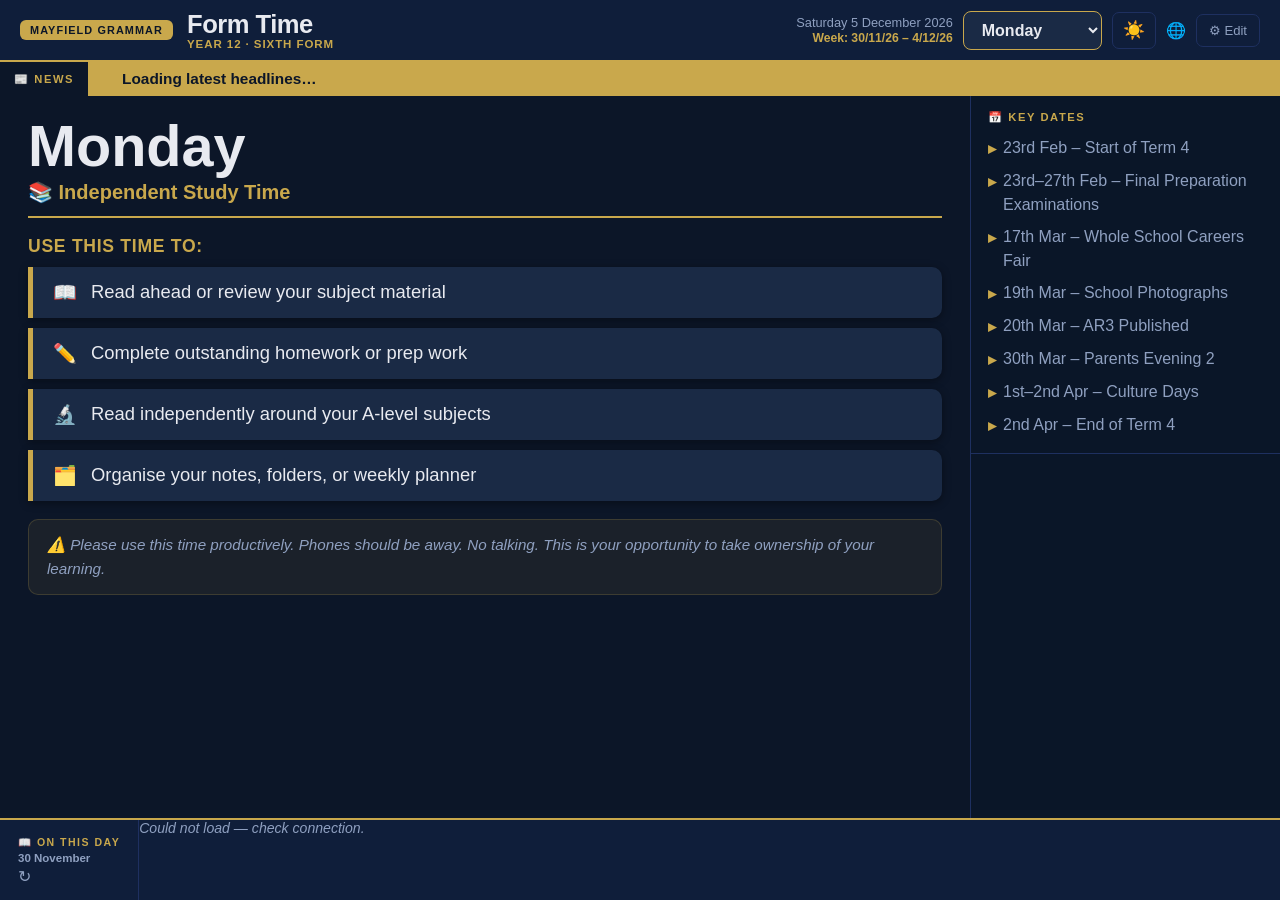
<file: formtime.html>
<!DOCTYPE html>
<html lang="en" data-theme="dark">
<head>
<meta charset="UTF-8">
<meta name="viewport" content="width=device-width,initial-scale=1.0">
<title>Form Time — Year 12</title>
<style>
/* ══════════════════════════════════════════
   CSS VARIABLES — DARK / LIGHT THEMES
══════════════════════════════════════════ */
:root {
  --bg:        #0c1628;
  --bg2:       #0f1e3a;
  --surface:   #1a2a45;
  --surface2:  #121f38;
  --text:      #e8eaf0;
  --text2:     #8fa0c0;
  --accent:    #c9a84c;
  --accent2:   #a88830;
  --border:    #1e3060;
  --sidebar:   #0a1628;
  --tag-bg:    #1a2a45;
  --otd-bg:    #151f38;
  --ticker-bg: #c9a84c;
  --ticker-fg: #0c1628;
  --quote-bg:  linear-gradient(135deg,#1a2a45,#101a30);
  --input-bg:  #1a2a45;
  --input-bd:  #2a3a5a;
  --modal-bg:  #0f1e38;
  --task-bd:   #c9a84c;
  --note-bg:   rgba(201,168,76,.08);
  --note-bd:   rgba(201,168,76,.2);
  --news-bg:   #1a2a45;
  --news-bd:   #2a509a;
  --shadow:    rgba(0,0,0,.4);
}
[data-theme="light"] {
  --bg:        #eef2fb;
  --bg2:       #e2e8f8;
  --surface:   #ffffff;
  --surface2:  #f4f7ff;
  --text:      #1a2440;
  --text2:     #5060a0;
  --accent:    #8a6a10;
  --accent2:   #6a5008;
  --border:    #c8d4ee;
  --sidebar:   #e8edf8;
  --tag-bg:    #dde6f8;
  --otd-bg:    #dde6f8;
  --ticker-bg: #1a2440;
  --ticker-fg: #eef2fb;
  --quote-bg:  linear-gradient(135deg,#e8edf8,#dde6f8);
  --input-bg:  #f0f4ff;
  --input-bd:  #c0ccee;
  --modal-bg:  #f0f4ff;
  --task-bd:   #8a6a10;
  --note-bg:   rgba(138,106,16,.07);
  --note-bd:   rgba(138,106,16,.22);
  --news-bg:   #e8eef8;
  --news-bd:   #3060c0;
  --shadow:    rgba(20,40,100,.15);
}

/* ══════════════════════════════════════════
   RESET & BASE
══════════════════════════════════════════ */
*,*::before,*::after { box-sizing:border-box; margin:0; padding:0; }
html,body { height:100%; overflow:hidden; }
body {
  font-family:'Segoe UI',Arial,sans-serif;
  font-size:17px;
  background:var(--bg);
  color:var(--text);
  display:flex;
  flex-direction:column;
  transition:background .3s,color .3s;
}

/* ══════════════════════════════════════════
   HEADER
══════════════════════════════════════════ */
header {
  background:var(--bg2);
  border-bottom:2.5px solid var(--accent);
  padding:10px 20px;
  display:flex;
  align-items:center;
  justify-content:space-between;
  flex-shrink:0;
  gap:14px;
  box-shadow:0 2px 12px var(--shadow);
}
.hdr-left { display:flex; align-items:center; gap:14px; }
.school-badge {
  background:var(--accent);
  color:var(--ticker-fg);
  font-weight:900;
  font-size:0.68rem;
  letter-spacing:0.1em;
  text-transform:uppercase;
  padding:4px 10px;
  border-radius:6px;
  white-space:nowrap;
}
.form-title  { font-size:1.6rem; font-weight:900; color:var(--text); letter-spacing:-0.02em; line-height:1.1; }
.year-label  { font-size:0.72rem; color:var(--accent); font-weight:700; letter-spacing:0.08em; }
.hdr-right   { display:flex; align-items:center; gap:10px; flex-shrink:0; }
.date-block  { text-align:right; }
#date-display { font-size:0.8rem; color:var(--text2); line-height:1.3; }
#week-display { font-size:0.76rem; color:var(--accent); font-weight:700; }
#day-select {
  background:var(--surface);
  color:var(--text);
  border:1.5px solid var(--accent);
  border-radius:8px;
  padding:9px 14px;
  font-size:1rem;
  font-weight:800;
  cursor:pointer;
  font-family:inherit;
}
.hdr-btn {
  background:transparent;
  border:1px solid var(--border);
  color:var(--text2);
  border-radius:7px;
  padding:8px 12px;
  cursor:pointer;
  font-size:0.82rem;
  font-family:inherit;
  transition:all .2s;
  white-space:nowrap;
}
.hdr-btn:hover { border-color:var(--accent); color:var(--accent); }
#theme-btn { font-size:1.1rem; padding:7px 10px; }

/* ══════════════════════════════════════════
   NEWS TICKER
══════════════════════════════════════════ */
#ticker-wrap {
  background:var(--ticker-bg);
  height:34px;
  display:flex;
  align-items:center;
  overflow:hidden;
  flex-shrink:0;
  transition:background .3s;
}
.ticker-label {
  background:var(--bg);
  color:var(--accent);
  font-weight:900;
  font-size:0.7rem;
  letter-spacing:0.14em;
  text-transform:uppercase;
  padding:0 14px;
  height:100%;
  display:flex;
  align-items:center;
  flex-shrink:0;
  border-right:2px solid var(--accent);
}
.ticker-track  { overflow:hidden; flex:1; }
.ticker-scroll {
  display:inline-flex;
  white-space:nowrap;
  animation:tickermove 80s linear infinite;
}
@keyframes tickermove { 0%{transform:translateX(0)} 100%{transform:translateX(-50%)} }
.ticker-item {
  padding:0 32px;
  font-size:0.96rem;
  font-weight:600;
  color:var(--ticker-fg);
  display:inline-block;
}
.ticker-sep { color:rgba(0,0,0,.3); }

/* ══════════════════════════════════════════
   MAIN LAYOUT
══════════════════════════════════════════ */
#main { flex:1; display:flex; overflow:hidden; min-height:0; }

/* ══════════════════════════════════════════
   DAY PANEL
══════════════════════════════════════════ */
#day-panel {
  flex:1;
  padding:22px 28px;
  overflow-y:auto;
  display:flex;
  flex-direction:column;
  gap:18px;
  min-width:0;
}
.day-header { border-bottom:2.5px solid var(--accent); padding-bottom:12px; }
.day-name   { font-size:3.6rem; font-weight:900; color:var(--text); line-height:1; }
.day-sub    { font-size:1.25rem; color:var(--accent); font-weight:700; margin-top:4px; }
.task-head  { font-size:1.1rem; font-weight:800; color:var(--accent); margin-bottom:10px; letter-spacing:0.04em; text-transform:uppercase; }
.task-list  { list-style:none; display:flex; flex-direction:column; gap:10px; }
.task-item  {
  background:var(--surface);
  border-left:5px solid var(--task-bd);
  padding:14px 20px;
  border-radius:0 10px 10px 0;
  font-size:1.15rem;
  display:flex;
  align-items:center;
  gap:14px;
  box-shadow:0 2px 8px var(--shadow);
}
.ti-icon { font-size:1.2rem; flex-shrink:0; }
.note-box {
  background:var(--note-bg);
  border:1px solid var(--note-bd);
  border-radius:10px;
  padding:13px 18px;
  font-size:0.95rem;
  color:var(--text2);
  font-style:italic;
  line-height:1.6;
}

/* Wednesday Wisdom */
.wisdom-layout { display:flex; gap:18px; align-items:flex-start; }
.wisdom-main   { flex:1; display:flex; flex-direction:column; gap:14px; min-width:0; }
.book-cover-wrap {
  flex-shrink:0;
  width:120px;
  display:flex;
  flex-direction:column;
  align-items:center;
  gap:8px;
}
.book-cover {
  width:120px;
  height:180px;
  object-fit:cover;
  border-radius:6px;
  box-shadow:4px 4px 16px var(--shadow);
  display:block;
}
.book-cover-placeholder {
  width:120px; height:180px;
  background:var(--surface);
  border:2px dashed var(--border);
  border-radius:6px;
  display:flex; align-items:center; justify-content:center;
  font-size:2.5rem; color:var(--text2);
}
.quote-card {
  background:var(--quote-bg);
  border-left:5px solid var(--accent);
  border-radius:10px;
  padding:20px 22px 16px;
  box-shadow:0 2px 10px var(--shadow);
}
.quote-text   { font-size:1.35rem; font-style:italic; line-height:1.7; color:var(--text); margin-bottom:10px; }
.quote-attr   { font-size:1rem; color:var(--accent); font-weight:700; }
.quote-note   { font-size:0.88rem; color:var(--text2); font-style:italic; margin-top:5px; }
.wq-box       { background:var(--surface); border-radius:10px; padding:18px 20px; box-shadow:0 2px 8px var(--shadow); }
.wq-title     { font-size:0.85rem; font-weight:900; text-transform:uppercase; letter-spacing:0.12em; color:var(--accent); margin-bottom:12px; }
.wq-list      { list-style:none; display:flex; flex-direction:column; gap:10px; }
.wq-item      { font-size:1.1rem; line-height:1.6; color:var(--text); padding-left:24px; position:relative; }
.wq-item::before { content:"?"; position:absolute; left:0; color:var(--accent); font-weight:900; font-size:1.1rem; }

/* Tuesday — News */
.yt-wrap {
  position:relative; width:100%;
  padding-top:56.25%;
  border-radius:12px; overflow:hidden;
  box-shadow:0 4px 20px var(--shadow);
}
.yt-wrap iframe {
  position:absolute; top:0; left:0;
  width:100%; height:100%;
  border:none; display:block;
}
.news-grid { display:flex; flex-direction:column; gap:8px; }
.news-card {
  background:var(--news-bg);
  border-radius:9px;
  padding:11px 16px;
  border-left:4px solid var(--news-bd);
  cursor:pointer;
  text-decoration:none;
  display:block;
  transition:background .15s;
}
.news-card:hover { filter:brightness(1.1); }
.nc-title { font-size:0.95rem; font-weight:600; color:var(--text); line-height:1.4; }
.nc-src   { font-size:0.72rem; color:var(--text2); margin-top:2px; }

/* Friday */
.fri-body { display:flex; flex-direction:column; gap:9px; }
.fri-p    { color:var(--text2); font-size:1rem; line-height:1.65; }

/* ══════════════════════════════════════════
   SIDEBAR
══════════════════════════════════════════ */
#sidebar {
  width:310px;
  min-width:270px;
  background:var(--sidebar);
  border-left:1px solid var(--border);
  display:flex;
  flex-direction:column;
  overflow-y:auto;
  flex-shrink:0;
  transition:background .3s;
}
.s-panel { border-bottom:1px solid var(--border); padding:15px 17px; }
.s-panel.hidden { display:none; }
.s-panel-hdr {
  font-size:0.7rem;
  font-weight:900;
  text-transform:uppercase;
  letter-spacing:0.14em;
  color:var(--accent);
  margin-bottom:12px;
  display:flex;
  align-items:center;
  justify-content:space-between;
}
.refresh-btn {
  background:none; border:none; color:var(--text2); cursor:pointer;
  font-size:0.9rem; padding:0 2px; transition:color .2s; line-height:1;
}
.refresh-btn:hover { color:var(--accent); }

/* Key Dates */
.date-list { list-style:none; display:flex; flex-direction:column; gap:8px; }
.date-item { font-size:1rem; line-height:1.5; color:var(--text2); display:flex; gap:7px; align-items:flex-start; }
.date-bull { color:var(--accent); flex-shrink:0; margin-top:1px; font-weight:700; }

.loading-txt { color:var(--text2); font-style:italic; font-size:0.88rem; }

/* ── ON THIS DAY BOTTOM BAR ── */
#otd-bar {
  background:var(--bg2);
  border-top:2.5px solid var(--accent);
  display:flex;
  align-items:stretch;
  flex-shrink:0;
  min-height:82px;
  overflow:hidden;
}
.otd-bar-hdr {
  display:flex;
  flex-direction:column;
  justify-content:center;
  align-items:flex-start;
  gap:3px;
  padding:10px 18px;
  border-right:1px solid var(--border);
  flex-shrink:0;
  min-width:120px;
}
.otd-bar-label {
  font-size:0.66rem;
  font-weight:900;
  text-transform:uppercase;
  letter-spacing:0.14em;
  color:var(--accent);
}
.otd-bar-date {
  font-size:0.72rem;
  color:var(--text2);
  font-weight:600;
}
.otd-bar-refresh {
  background:none;border:none;color:var(--text2);
  cursor:pointer;font-size:1rem;padding:0;
  transition:color .2s;line-height:1;margin-top:2px;
}
.otd-bar-refresh:hover { color:var(--accent); }
#otd-content {
  display:flex;
  flex:1;
  gap:0;
}
.otd-card {
  flex:1;
  display:flex;
  align-items:center;
  gap:14px;
  padding:10px 18px;
  border-right:1px solid var(--border);
}
.otd-card:last-child { border-right:none; }
.otd-meta {
  flex-shrink:0;
  text-align:center;
  min-width:56px;
}
.otd-type {
  font-size:0.65rem;
  font-weight:800;
  text-transform:uppercase;
  letter-spacing:0.09em;
  color:var(--text2);
  display:block;
  margin-bottom:3px;
}
.otd-year {
  font-size:1.5rem;
  font-weight:900;
  color:var(--accent);
  display:block;
  line-height:1;
}
.otd-text {
  font-size:0.88rem;
  line-height:1.5;
  color:var(--text2);
  overflow:hidden;
  display:-webkit-box;
  -webkit-line-clamp:3;
  -webkit-box-orient:vertical;
}

/* ══════════════════════════════════════════
   EDIT MODAL
══════════════════════════════════════════ */
#edit-overlay {
  display:none; position:fixed; inset:0;
  background:rgba(0,0,0,.78); z-index:200;
  align-items:center; justify-content:center;
}
#edit-overlay.open { display:flex; }
#edit-modal {
  background:var(--modal-bg);
  border:1.5px solid var(--accent);
  border-radius:14px;
  padding:24px 26px;
  width:92%;
  max-width:700px;
  max-height:88vh;
  overflow-y:auto;
  display:flex;
  flex-direction:column;
  gap:0;
}
.em-title { font-size:1.15rem; font-weight:900; color:var(--accent); margin-bottom:18px; padding-bottom:12px; border-bottom:1px solid var(--border); }
.em-s     { margin-bottom:16px; }
.em-lbl   { font-size:0.68rem; font-weight:900; text-transform:uppercase; letter-spacing:0.12em; color:var(--accent); margin-bottom:7px; display:block; }
.em-in,.em-ta {
  width:100%; background:var(--input-bg); border:1px solid var(--input-bd);
  color:var(--text); border-radius:7px; padding:9px 12px;
  font-size:0.9rem; font-family:inherit;
}
.em-ta   { resize:vertical; min-height:65px; line-height:1.5; }
.em-row  { display:flex; gap:8px; margin-top:8px; }
.em-row .em-in { margin-top:0; }
hr.em-div { border:none; border-top:1px solid var(--border); margin:14px 0; }
.tog-row { display:flex; align-items:center; justify-content:space-between; padding:9px 0; border-bottom:1px solid var(--border); }
.tog-lbl { font-size:0.92rem; color:var(--text); }
.tog     { position:relative; width:40px; height:22px; flex-shrink:0; }
.tog input { opacity:0; width:0; height:0; }
.tog-sl  { position:absolute; inset:0; background:var(--border); border-radius:22px; cursor:pointer; transition:background .2s; }
.tog-sl::before { content:""; position:absolute; width:16px; height:16px; left:3px; top:3px; background:#fff; border-radius:50%; transition:transform .2s; }
.tog input:checked+.tog-sl { background:var(--accent); }
.tog input:checked+.tog-sl::before { transform:translateX(18px); }
.ord-row { display:flex; align-items:center; justify-content:space-between; padding:8px 0; border-bottom:1px solid var(--border); }
.ord-lbl { font-size:0.92rem; color:var(--text); }
.ord-btns { display:flex; gap:4px; }
.ord-btn { background:var(--surface); border:1px solid var(--border); color:var(--text2); border-radius:5px; padding:3px 9px; cursor:pointer; font-size:0.82rem; transition:all .15s; }
.ord-btn:hover { border-color:var(--accent); color:var(--accent); }
.ord-btn:disabled { opacity:.3; cursor:default; }
.em-save   { background:var(--accent); color:var(--ticker-fg); border:none; border-radius:8px; padding:12px; font-size:0.95rem; font-weight:900; cursor:pointer; width:100%; margin-top:6px; font-family:inherit; }
.em-cancel { background:transparent; color:var(--text2); border:1px solid var(--border); border-radius:8px; padding:10px; font-size:0.88rem; cursor:pointer; width:100%; margin-top:7px; font-family:inherit; }

/* ══════════════════════════════════════════
   UTILITY
══════════════════════════════════════════ */
.hidden { display:none !important; }
::-webkit-scrollbar { width:4px; }
::-webkit-scrollbar-track { background:transparent; }
::-webkit-scrollbar-thumb { background:var(--border); border-radius:4px; }
</style>
</head>
<body>

<!-- ══ HEADER ══ -->
<header>
  <div class="hdr-left">
    <div class="school-badge">Mayfield Grammar</div>
    <div>
      <div class="form-title">Form Time</div>
      <div class="year-label">YEAR 12 · SIXTH FORM</div>
    </div>
  </div>
  <div class="hdr-right">
    <div class="date-block">
      <div id="date-display"></div>
      <div id="week-display"></div>
    </div>
    <select id="day-select">
      <option value="monday">Monday</option>
      <option value="tuesday">Tuesday</option>
      <option value="wednesday">Wednesday</option>
      <option value="thursday">Thursday</option>
      <option value="friday">Friday</option>
    </select>
    <button class="hdr-btn" id="theme-btn" onclick="toggleTheme()" title="Toggle light/dark">🌙</button>
    <span id="sync-indicator" title="Cloud sync active — tutors see your latest edits" style="display:none;font-size:1rem;">🌐</span>
    <button class="hdr-btn" onclick="openEdit()">⚙ Edit</button>
  </div>
</header>

<!-- ══ TICKER ══ -->
<div id="ticker-wrap">
  <div class="ticker-label">📰 NEWS</div>
  <div class="ticker-track">
    <div class="ticker-scroll" id="ticker-scroll">
      <span class="ticker-item">Loading latest headlines…</span>
    </div>
  </div>
</div>

<!-- ══ MAIN ══ -->
<div id="main">
  <div id="day-panel"></div>

  <aside id="sidebar">
    <div id="panel-dates" class="s-panel">
      <div class="s-panel-hdr">📅 Key Dates</div>
      <ul class="date-list" id="dates-list"></ul>
    </div>
  </aside>
</div>

<!-- ══ ON THIS DAY — BOTTOM BAR ══ -->
<div id="otd-bar">
  <div class="otd-bar-hdr">
    <span class="otd-bar-label">📖 On This Day</span>
    <span class="otd-bar-date" id="otd-date-lbl"></span>
    <button class="otd-bar-refresh" onclick="fetchOTD(document.getElementById('day-select').value)" title="Shuffle events">↻</button>
  </div>
  <div id="otd-content"><div style="padding:10px 18px;color:var(--text2);font-style:italic;font-size:0.88rem;">Loading…</div></div>
</div>

<!-- ══ EDIT MODAL ══ -->
<div id="edit-overlay">
  <div id="edit-modal">
    <div class="em-title">⚙ Edit Form Time</div>

    <div class="em-s">
      <span class="em-lbl">Week Label (leave blank to auto-calculate)</span>
      <input class="em-in" id="ed-week" type="text" placeholder="Auto: current Mon–Fri week">
      <span style="font-size:0.72rem;color:var(--text2);margin-top:4px;display:block">Leave empty and the page works out this week's dates itself. Only fill in for holidays/exceptions.</span>
    </div>
    <div class="em-s">
      <span class="em-lbl">This Week's Wisdom Day</span>
      <select class="em-in" id="ed-wisdomday">
        <option value="wednesday">Wednesday (default)</option>
        <option value="thursday">Thursday — Assembly on Wednesday this week</option>
      </select>
    </div>
    <div class="em-s">
      <span class="em-lbl">Key Dates (one per line)</span>
      <textarea class="em-ta" id="ed-dates" rows="8"></textarea>
    </div>

    <hr class="em-div">

    <div class="em-s">
      <span class="em-lbl">📚 Quote Library — Classic Literature</span>
      <div class="em-row" style="margin-top:0;">
        <select class="em-in" id="ed-lib-select" style="flex:1;"></select>
        <button type="button" class="ord-btn" style="white-space:nowrap;padding:9px 16px;font-size:0.85rem;" onclick="loadFromLibrary()">📥 Load</button>
        <button type="button" class="ord-btn" style="white-space:nowrap;padding:9px 12px;font-size:0.85rem;" onclick="toggleQuoteUsed()" title="Mark selected as used / unused">✓ ↺</button>
      </div>
      <span style="font-size:0.72rem;color:var(--text2);margin-top:4px;display:block">Loading a quote marks it "used" automatically and moves it to the bottom of the list. Click ✓ ↺ to undo, or to manually mark/unmark any quote.</span>
    </div>

    <div class="em-s">
      <span class="em-lbl">Wisdom — Quote</span>
      <textarea class="em-ta" id="ed-quote" rows="3" placeholder="Quote text…"></textarea>
      <div class="em-row">
        <input class="em-in" id="ed-attr" placeholder="Author – Book">
        <input class="em-in" id="ed-booknote" placeholder="e.g. A Mr. Zanier must-read">
      </div>
      <span class="em-lbl" style="margin-top:10px;display:block">Book Cover — ISBN (optional, for auto cover)</span>
      <input class="em-in" id="ed-isbn" placeholder="e.g. 9780140447927">
      <span class="em-lbl" style="margin-top:8px;display:block">— or direct cover image URL</span>
      <input class="em-in" id="ed-coverurl" placeholder="https://…">
      <span class="em-lbl" style="margin-top:10px;display:block">Discussion Questions (one per line)</span>
      <textarea class="em-ta" id="ed-questions" rows="4"></textarea>
    </div>

    <hr class="em-div">

    <div class="em-s">
      <span class="em-lbl">Mon / Thu Tasks (one per line)</span>
      <textarea class="em-ta" id="ed-tasks" rows="5"></textarea>
      <span class="em-lbl" style="margin-top:8px;display:block">Reminder Note</span>
      <input class="em-in" id="ed-indepnote">
    </div>

    <hr class="em-div">

    <div class="em-s">
      <span class="em-lbl">Tuesday — Sky News / YouTube Embed URL</span>
      <input class="em-in" id="ed-yturl" placeholder="https://www.youtube.com/embed/…">
      <span style="font-size:0.72rem;color:var(--text2);margin-top:4px;display:block">Default: Sky News UK live stream. Update if the link stops working.</span>
    </div>

    <hr class="em-div">

    <div class="em-s">
      <span class="em-lbl">Friday — Title &amp; Content (use • for bullet points)</span>
      <input class="em-in" id="ed-fri-title" placeholder="e.g. Week Reflection">
      <textarea class="em-ta" id="ed-fri-content" rows="5" style="margin-top:8px"></textarea>
    </div>

    <hr class="em-div">

    <div class="em-s">
      <span class="em-lbl">Show / Hide Panels</span>
      <div class="tog-row">
        <span class="tog-lbl">News Ticker</span>
        <label class="tog"><input type="checkbox" id="tog-ticker"><span class="tog-sl"></span></label>
      </div>
      <div class="tog-row">
        <span class="tog-lbl">Key Dates</span>
        <label class="tog"><input type="checkbox" id="tog-dates"><span class="tog-sl"></span></label>
      </div>
    </div>

    <div class="em-s">
      <span class="em-lbl">Sidebar Panel Order</span>
      <div id="order-list"></div>
    </div>

    <hr class="em-div">

    <div class="em-s">
      <span class="em-lbl">🌐 Cloud Sync — make tutors see your edits live</span>
      <div id="sync-status" style="font-size:0.8rem;color:var(--text2);margin-bottom:10px;">Not yet set up — see steps below.</div>

      <span class="em-lbl" style="font-size:0.64rem;">1. GitHub Personal Access Token (this device only — never shared)</span>
      <input class="em-in" id="ed-token" type="password" placeholder="ghp_xxxxxxxxxxxxxxxxxxxx">

      <div class="em-row">
        <button type="button" class="ord-btn" style="flex:1;padding:9px;font-size:0.85rem;" onclick="createSharedGist()">🆕 Create Shared Gist</button>
      </div>

      <span class="em-lbl" style="font-size:0.64rem;margin-top:10px;display:block;">2. Shared Gist ID (auto-fills above, or paste an existing one)</span>
      <input class="em-in" id="ed-gistid" type="text" placeholder="e.g. 8f3a1c9b2e7d4f6a...">

      <span style="font-size:0.72rem;color:var(--text2);margin-top:8px;display:block;line-height:1.5">
        Once a Gist ID is set and you click Save, your edits push to the cloud automatically.
        Tutors' pages check this Gist on load and every few minutes — no token or setup needed on their end.
      </span>
    </div>

    <button class="em-save" onclick="saveEdit()">💾 Save Changes</button>
    <button class="em-cancel" onclick="closeEdit()">Cancel</button>
  </div>
</div>

<script>
// ════════════════════════════════════════════════
//  DEFAULTS  (pre-filled from your PowerPoint)
// ════════════════════════════════════════════════
const DEFAULTS = {
  week:"",
  wisdomDay:"wednesday",
  syncGistId:"b0f84c0d1abc42090b0be988623ff407",
  usedQuotes:[],
  keyDates:[
    "23rd Feb – Start of Term 4",
    "23rd–27th Feb – Final Preparation Examinations",
    "17th Mar – Whole School Careers Fair",
    "19th Mar – School Photographs",
    "20th Mar – AR3 Published",
    "30th Mar – Parents Evening 2",
    "1st–2nd Apr – Culture Days",
    "2nd Apr – End of Term 4"
  ],
  tasks:[
    "Read ahead or review your subject material",
    "Complete outstanding homework or prep work",
    "Read independently around your A-level subjects",
    "Organise your notes, folders, or weekly planner"
  ],
  indepNote:"Please use this time productively. Phones should be away. No talking. This is your opportunity to take ownership of your learning.",
  wisdom:{
    quote:"There are two kinds of idiots… those who don't know they are idiots, and those who know it and use it.",
    attr:"Fyodor Dostoevsky – The Idiot",
    questions:[
      "Is there power in playing the fool — in refusing to take the serious adult world of status and money as seriously as everyone else does?",
      "Who is more awake: the student working 18 hours a day for a status they don't enjoy, or the person who is content with less but remains kind?"
    ],
    bookNote:"A Mr. Zanier must-read",
    isbn:"9780140447927",
    coverUrl:""
  },
  ytUrl:"https://www.youtube.com/embed/YDvsBbKfLPA?autoplay=0&rel=0&modestbranding=1",
  friday:{ title:"Week Reflection", content:"Take a few minutes to reflect on this week.\n• What went well in your studies?\n• What could you improve next week?\n• Are you on track with upcoming deadlines?\n\nUse remaining time for independent study or reading." },
  panels:{ ticker:true, dates:true },
  panelOrder:["dates"],
  theme:"dark"
};

// ════════════════════════════════════════════════
//  QUOTE LIBRARY — classic literature, Year 12-level
//  Pick from the Edit panel; loads quote + questions
//  + book cover automatically.
// ════════════════════════════════════════════════
const QUOTE_LIBRARY = [
  {
    id:"dostoevsky-idiot",
    quote:"There are two kinds of idiots… those who don't know they are idiots, and those who know it and use it.",
    attr:"Fyodor Dostoevsky – The Idiot",
    bookNote:"A Mr. Zanier must-read",
    isbn:"9780140447927",
    questions:[
      "Is there power in playing the fool — in refusing to take the serious adult world of status and money as seriously as everyone else does?",
      "Who is more awake: the student working 18 hours a day for a status they don't enjoy, or the person who is content with less but remains kind?"
    ]
  },
  {
    id:"dostoevsky-crime",
    quote:"Power is given only to those who dare to lower themselves and pick it up.",
    attr:"Fyodor Dostoevsky – Crime and Punishment",
    bookNote:"A study of guilt, pride and redemption",
    isbn:"9780140449136",
    questions:[
      "Can a person ever justify a wrong action by appealing to a greater good?",
      "What does the novel suggest about the relationship between guilt and conscience?"
    ]
  },
  {
    id:"dickens-tale-two-cities",
    quote:"It was the best of times, it was the worst of times.",
    attr:"Charles Dickens – A Tale of Two Cities",
    bookNote:"Set against the backdrop of the French Revolution",
    isbn:"9780141439600",
    questions:[
      "Can a single era really be both the best and worst of times? What makes that true of any period in history?",
      "What does the novel suggest about the true cost of revolution and justice?"
    ]
  },
  {
    id:"dumas-monte-cristo",
    quote:"All human wisdom is contained in these two words – wait and hope.",
    attr:"Alexandre Dumas – The Count of Monte Cristo",
    bookNote:"A masterclass in patience, betrayal and revenge",
    isbn:"9780140449266",
    questions:[
      "Is revenge ever truly satisfying, or does it cost the avenger something they can't get back?",
      "What's the difference between waiting with hope and simply waiting?"
    ]
  },
  {
    id:"shakespeare-hamlet",
    quote:"To be, or not to be, that is the question.",
    attr:"William Shakespeare – Hamlet",
    bookNote:"The most quoted line in English literature",
    isbn:"9780743477123",
    questions:[
      "Is Hamlet's hesitation a flaw, or is overthinking sometimes the wiser choice?",
      "What does the soliloquy reveal about how Hamlet sees life versus death?"
    ]
  },
  {
    id:"shakespeare-macbeth",
    quote:"Tomorrow, and tomorrow, and tomorrow, creeps in this petty pace from day to day.",
    attr:"William Shakespeare – Macbeth",
    bookNote:"Macbeth's despairing reflection on time and meaning",
    isbn:"9780743477109",
    questions:[
      "Does ambition inevitably lead to this kind of emptiness, or only when pursued the wrong way?",
      "What gives life meaning, if not power or achievement?"
    ]
  },
  {
    id:"steinbeck-mice-men",
    quote:"A guy needs somebody – to be near him.",
    attr:"John Steinbeck – Of Mice and Men",
    bookNote:"A short, devastating study of loneliness and friendship",
    isbn:"9780141023571",
    questions:[
      "Why does loneliness affect almost every character in this novel, regardless of their strength or intelligence?",
      "What does George's final decision say about the limits and cost of loyalty?"
    ]
  },
  {
    id:"orwell-1984",
    quote:"Who controls the past controls the future. Who controls the present controls the past.",
    attr:"George Orwell – Nineteen Eighty-Four",
    bookNote:"A warning about truth, power and propaganda",
    isbn:"9780141036144",
    questions:[
      "How much of what we believe about the past depends on who is telling the story?",
      "Are there examples today of facts or history being rewritten for political convenience?"
    ]
  },
  {
    id:"lee-mockingbird",
    quote:"Climb into his skin and walk around in it.",
    attr:"Harper Lee – To Kill a Mockingbird",
    bookNote:"Atticus Finch's advice on understanding other people",
    isbn:"9780099549482",
    questions:[
      "How easy is it, in practice, to truly see a situation from someone else's perspective?",
      "Who in your own life would you understand better if you tried this?"
    ]
  },
  {
    id:"golding-flies",
    quote:"Maybe there is a beast… maybe it's only us.",
    attr:"William Golding – Lord of the Flies",
    bookNote:"A chilling study of civilisation and human nature",
    isbn:"9780571191475",
    questions:[
      "Does the novel suggest evil is something within all of us, or something created by circumstance?",
      "What does it take for a group of ordinary people to turn on one another?"
    ]
  },
  {
    id:"tolstoy-anna-karenina",
    quote:"All happy families are alike; every unhappy family is unhappy in its own way.",
    attr:"Leo Tolstoy – Anna Karenina",
    bookNote:"One of literature's most famous opening lines",
    isbn:"9780143035008",
    questions:[
      "Do you agree that happiness looks the same across families, while unhappiness is always unique?",
      "What expectations of society shape the characters' choices in the novel?"
    ]
  },
  {
    id:"bronte-jane-eyre",
    quote:"I am no bird; and no net ensnares me.",
    attr:"Charlotte Brontë – Jane Eyre",
    bookNote:"Jane's declaration of independence and self-respect",
    isbn:"9780141441146",
    questions:[
      "What does this line suggest about Jane's sense of identity in a society that expects women to be dependent?",
      "Where do you draw the line between compromise and losing yourself?"
    ]
  },
  {
    id:"camus-stranger",
    quote:"Maman died today. Or yesterday maybe, I don't know.",
    attr:"Albert Camus – The Stranger",
    bookNote:"The novel's famous, unsettling opening line",
    isbn:"9780679720201",
    questions:[
      "What does the narrator's flat, detached tone suggest about how he experiences the world?",
      "Is indifference a kind of honesty, or is it a failure to feel what we should?"
    ]
  },
  {
    id:"shelley-frankenstein",
    quote:"Beware; for I am fearless, and therefore powerful.",
    attr:"Mary Shelley – Frankenstein",
    bookNote:"The creature's warning to his creator",
    isbn:"9780141439471",
    questions:[
      "Who is more monstrous in this novel — the creature, or the man who abandoned him?",
      "Does having nothing left to lose make a person dangerous, free, or both?"
    ]
  },
  {
    id:"austen-pride-prejudice",
    quote:"Vanity and pride are different things, though the words are often used synonymously.",
    attr:"Jane Austen – Pride and Prejudice",
    bookNote:"A sharp study of manners, judgement and self-knowledge",
    isbn:"9780141439518",
    questions:[
      "What's the real difference between vanity and pride, and which one drives Mr Darcy's early behaviour?",
      "How much do first impressions shape our judgement of other people — fairly or not?"
    ]
  },
  {
    id:"bronte-e-wuthering-heights",
    quote:"Whatever our souls are made of, his and mine are the same.",
    attr:"Emily Brontë – Wuthering Heights",
    bookNote:"Catherine's declaration about Heathcliff",
    isbn:"9780141439556",
    questions:[
      "Is the love in this novel romantic, destructive, or both at once?",
      "Can two people be too alike for their relationship to be healthy?"
    ]
  },
  {
    id:"dickens-great-expectations",
    quote:"Take nothing on its looks; take everything on evidence. There's no better rule.",
    attr:"Charles Dickens – Great Expectations",
    bookNote:"Mr Jaggers' lawyerly advice to Pip",
    isbn:"9780141439563",
    questions:[
      "How often do we judge people or situations on looks rather than evidence?",
      "Does Pip follow this advice himself, or does ambition cloud his judgement?"
    ]
  },
  {
    id:"dickens-oliver-twist",
    quote:"Please, sir, I want some more.",
    attr:"Charles Dickens – Oliver Twist",
    bookNote:"One of literature's most famous moments of quiet defiance",
    isbn:"9780141439747",
    questions:[
      "What does it take for someone with so little power to ask for more?",
      "How does the novel use a child's hunger to criticise the adult systems around him?"
    ]
  },
  {
    id:"dickens-christmas-carol",
    quote:"God bless us, every one!",
    attr:"Charles Dickens – A Christmas Carol",
    bookNote:"Tiny Tim's blessing — a fitting line for the run-up to the holidays",
    isbn:"9780141324524",
    questions:[
      "What does Scrooge's transformation suggest about whether people can really change?",
      "Is generosity something we choose, or something we have to be taught?"
    ]
  },
  {
    id:"melville-moby-dick",
    quote:"Call me Ishmael.",
    attr:"Herman Melville – Moby-Dick",
    bookNote:"The most famous opening line in American literature",
    isbn:"9780142437247",
    questions:[
      "Why might an author choose to open a novel with such a simple, plain line?",
      "What does obsession cost Captain Ahab, and was the whale ever really the point?"
    ]
  },
  {
    id:"fitzgerald-gatsby",
    quote:"So we beat on, boats against the current, borne back ceaselessly into the past.",
    attr:"F. Scott Fitzgerald – The Great Gatsby",
    bookNote:"The novel's famous closing line",
    isbn:"9780743273565",
    questions:[
      "Can people ever truly escape their past, or do we always end up pulled back to it?",
      "What does Gatsby's pursuit of Daisy say about the danger of chasing an idea rather than a person?"
    ]
  },
  {
    id:"hemingway-old-man-sea",
    quote:"Every day is a new day. It is better to be lucky.",
    attr:"Ernest Hemingway – The Old Man and the Sea",
    bookNote:"Santiago's quiet philosophy on luck and perseverance",
    isbn:"9780099908401",
    questions:[
      "Is Santiago's struggle a victory or a defeat, given how the novel ends?",
      "What's the difference between giving up and accepting you can't control everything?"
    ]
  },
  {
    id:"twain-huckleberry-finn",
    quote:"All right, then, I'll go to hell.",
    attr:"Mark Twain – Adventures of Huckleberry Finn",
    bookNote:"Huck's decision to follow his conscience over society's rules",
    isbn:"9780141439648",
    questions:[
      "What does it cost Huck to make this decision, and why is that the point?",
      "When should personal conscience override what society or law tells you is right?"
    ]
  },
  {
    id:"wilde-dorian-gray",
    quote:"I can resist everything except temptation.",
    attr:"Oscar Wilde – The Picture of Dorian Gray",
    bookNote:"Lord Henry's witty, telling line",
    isbn:"9780141442464",
    questions:[
      "Is this line a joke, a confession, or both? What does it reveal about the character?",
      "Does the novel ultimately punish Dorian for his vanity, or for something deeper?"
    ]
  },
  {
    id:"stevenson-jekyll-hyde",
    quote:"Man is not truly one, but truly two.",
    attr:"Robert Louis Stevenson – Dr Jekyll and Mr Hyde",
    bookNote:"Jekyll's reflection on the duality of human nature",
    isbn:"9780141439730",
    questions:[
      "Do you think everyone has a 'Hyde' side, or is that just a useful story device?",
      "What does the novel suggest happens when we try to separate our good and bad impulses completely?"
    ]
  },
  {
    id:"stoker-dracula",
    quote:"Listen to them – the children of the night! What music they make!",
    attr:"Bram Stoker – Dracula",
    bookNote:"One of the novel's most chilling, theatrical lines",
    isbn:"9780141439846",
    questions:[
      "What makes the unknown more frightening than something we can clearly see and name?",
      "How does the novel use fear of outsiders to reflect anxieties of its time?"
    ]
  },
  {
    id:"frank-diary",
    quote:"Despite everything, I believe that people are really good at heart.",
    attr:"Anne Frank – The Diary of a Young Girl",
    bookNote:"Written while hiding from the Nazis during WWII — a powerful testament to hope",
    isbn:"9780141315188",
    questions:[
      "How is it possible to hold onto hope and belief in people during the worst circumstances imaginable?",
      "What responsibility do we have to remember stories like Anne Frank's?"
    ]
  },
  {
    id:"conrad-heart-darkness",
    quote:"The horror! The horror!",
    attr:"Joseph Conrad – Heart of Darkness",
    bookNote:"Kurtz's famous dying words",
    isbn:"9780141441672",
    questions:[
      "What do you think Kurtz means by these final words — what horror is he referring to?",
      "Does the novel suggest civilisation is a thin veneer over something darker in human nature?"
    ]
  },
  {
    id:"vonnegut-slaughterhouse-five",
    quote:"So it goes.",
    attr:"Kurt Vonnegut – Slaughterhouse-Five",
    bookNote:"The novel's recurring refrain, repeated after every death",
    isbn:"9780099801409",
    questions:[
      "What's the effect of repeating the same flat phrase after every tragedy in the novel?",
      "Is this acceptance, resignation, or a kind of dark coping mechanism — or all three?"
    ]
  },
  {
    id:"bradbury-fahrenheit-451",
    quote:"It was a pleasure to burn.",
    attr:"Ray Bradbury – Fahrenheit 451",
    bookNote:"The novel's unsettling opening line",
    isbn:"9781451673319",
    questions:[
      "Why might a society choose to burn books rather than simply ignore them?",
      "What's the difference between being informed and being comfortable — and which does this society choose?"
    ]
  },
  {
    id:"salinger-catcher-rye",
    quote:"I'm the most terrific liar you ever saw in your life.",
    attr:"J.D. Salinger – The Catcher in the Rye",
    bookNote:"Holden Caulfield's blunt self-assessment",
    isbn:"9780241950425",
    questions:[
      "Why might someone who lies constantly be so obsessed with other people's phoniness?",
      "Is Holden a reliable narrator of his own story? Does it matter if he isn't?"
    ]
  },
  {
    id:"camus-plague",
    quote:"What's true of all the evils in the world is true of plague as well.",
    attr:"Albert Camus – The Plague",
    bookNote:"Dr Rieux's reflection on suffering and collective struggle",
    isbn:"9780141185132",
    questions:[
      "What does the novel suggest is the right way to respond to a crisis beyond your control?",
      "Is finding meaning in collective struggle different from finding meaning alone?"
    ]
  },
  {
    id:"wiesel-night",
    quote:"To forget the dead would be akin to killing them a second time.",
    attr:"Elie Wiesel – Night",
    bookNote:"A Holocaust memoir on memory, faith and survival",
    isbn:"9780141034979",
    questions:[
      "Why does remembering matter so much to survivors of atrocity?",
      "What is lost when a society chooses to forget difficult parts of its history?"
    ]
  },
  {
    id:"carroll-alice-wonderland",
    quote:"We're all mad here.",
    attr:"Lewis Carroll – Alice's Adventures in Wonderland",
    bookNote:"The Cheshire Cat's casual, unsettling observation",
    isbn:"9780141439761",
    questions:[
      "What does 'madness' even mean if everyone around you shares it?",
      "Is Wonderland actually more honest about human nature than the 'sensible' world Alice left behind?"
    ]
  },
  {
    id:"orwell-animal-farm",
    quote:"All animals are equal, but some animals are more equal than others.",
    attr:"George Orwell – Animal Farm",
    bookNote:"The novel's most famous, most damning line",
    isbn:"9780141036133",
    questions:[
      "How does language get twisted in this novel to hide an obvious contradiction?",
      "Can you think of any modern examples where 'equality' is claimed but not actually practised?"
    ]
  },
  {
    id:"shakespeare-julius-caesar",
    quote:"Cowards die many times before their deaths; the valiant never taste of death but once.",
    attr:"William Shakespeare – Julius Caesar",
    bookNote:"Caesar's reflection on fear and fate",
    isbn:"9780743482742",
    questions:[
      "Is courage about not feeling fear, or about acting despite it?",
      "Does worrying about death repeatedly make life worse than death itself, as Caesar suggests?"
    ]
  },
  {
    id:"shakespeare-romeo-juliet",
    quote:"These violent delights have violent ends.",
    attr:"William Shakespeare – Romeo and Juliet",
    bookNote:"Friar Laurence's warning about Romeo's haste",
    isbn:"9780743477116",
    questions:[
      "Why does intense passion so often lead to disaster in this play?",
      "Is the tragedy caused by fate, by the families' feud, or by the characters' own choices?"
    ]
  },
  {
    id:"dumas-three-musketeers",
    quote:"All for one, and one for all!",
    attr:"Alexandre Dumas – The Three Musketeers",
    bookNote:"The musketeers' famous motto of loyalty",
    isbn:"9780140449263",
    questions:[
      "What does true loyalty to friends look like in practice, not just in words?",
      "Is this motto realistic, or is it an ideal that's easier to say than live by?"
    ]
  },
  {
    id:"tolstoy-war-peace",
    quote:"The strongest of all warriors are these two — Time and Patience.",
    attr:"Leo Tolstoy – War and Peace",
    bookNote:"A reflection on endurance over force",
    isbn:"9780199232765",
    questions:[
      "Can you think of a situation where patience achieved more than immediate action would have?",
      "Why might patience be harder to practise than courage or strength?"
    ]
  },
  {
    id:"dumaurier-rebecca",
    quote:"Last night I dreamt I went to Manderley again.",
    attr:"Daphne du Maurier – Rebecca",
    bookNote:"The novel's haunting, famous opening line",
    isbn:"9780349010819",
    questions:[
      "What does it mean for a place — or a memory — to haunt someone the way Manderley does?",
      "How does the novel use the absent character of Rebecca to drive the whole story?"
    ]
  },
  {
    id:"voltaire-candide",
    quote:"We must cultivate our garden.",
    attr:"Voltaire – Candide",
    bookNote:"The novel's famous closing line, after all its chaos and misfortune",
    isbn:"9780140440041",
    questions:[
      "What does 'cultivating your garden' mean as a philosophy for getting through life?",
      "Is this an act of giving up on big ideas, or a wiser, more grounded alternative to them?"
    ]
  }
];

// ════════════════════════════════════════════════
//  STATE
// ════════════════════════════════════════════════
let S = (()=>{ try{ const s=localStorage.getItem('ft-v3'); return s?JSON.parse(s):clone(DEFAULTS); }catch{return clone(DEFAULTS);} })();
function clone(o){return JSON.parse(JSON.stringify(o));}
function persist(){localStorage.setItem('ft-v3',JSON.stringify(S));}

// ════════════════════════════════════════════════
//  THEME
// ════════════════════════════════════════════════
function applyTheme(t){
  document.documentElement.setAttribute('data-theme',t);
  document.getElementById('theme-btn').textContent = t==='dark'?'☀️':'🌙';
}
function toggleTheme(){
  S.theme = S.theme==='dark'?'light':'dark';
  applyTheme(S.theme); persist();
}
applyTheme(S.theme||'dark');

// ════════════════════════════════════════════════
//  DATE / DAY
// ════════════════════════════════════════════════
const WDAYS=['sunday','monday','tuesday','wednesday','thursday','friday','saturday'];
function initDay(){
  const d=WDAYS[new Date().getDay()];
  document.getElementById('day-select').value=(d==='saturday'||d==='sunday')?'monday':d;
}
function updateHeader(){
  document.getElementById('date-display').textContent=
    new Date().toLocaleDateString('en-GB',{weekday:'long',day:'numeric',month:'long',year:'numeric'});
  const label=(S.week&&S.week.trim())?S.week.trim():autoWeekLabel();
  document.getElementById('week-display').textContent='Week: '+label;
}

// ════════════════════════════════════════════════
//  UTILITIES
// ════════════════════════════════════════════════
function esc(s){return String(s||'').replace(/&/g,'&amp;').replace(/</g,'&lt;').replace(/>/g,'&gt;').replace(/"/g,'&quot;');}
function shuffle(arr){ const a=[...arr]; for(let i=a.length-1;i>0;i--){const j=Math.floor(Math.random()*(i+1));[a[i],a[j]]=[a[j],a[i]];} return a; }

// Scores an On This Day entry: UK relevance + signs of being a
// genuinely notable/famous figure or event, rather than an obscure
// regional one. Used to bias selection away from random minor
// sportspeople etc. towards things a UK sixth-form class will recognise.
const UK_REGEX=/\b(Britain|British|U\.?K\.?|United Kingdom|England|English|Scotland|Scottish|Wales|Welsh|London|Ireland|Irish|Northern Ireland)\b/i;
function scoreOTD(item){
  let score=0;
  const text=item.text||'';
  if(UK_REGEX.test(text)) score+=4;
  const page=(item.pages||[])[0];
  if(page){
    if(page.thumbnail&&page.thumbnail.source) score+=2;     // has an image = usually well-documented
    if(page.extract&&page.extract.length>400) score+=1;     // longer extract = more written about
    if(page.description){
      const d=page.description.toLowerCase();
      // de-prioritise narrow/niche-sounding entries
      if(/\b(footballer|tennis|cyclist|swimmer|athlete|skier|wrestler|boxer|curler)\b/.test(d)&&!UK_REGEX.test(text)) score-=2;
    }
  }
  return score;
}
function pickBest(list,topN=5){
  if(!list||!list.length) return null;
  const scored=list.map(item=>({item,score:scoreOTD(item)}));
  scored.sort((a,b)=>b.score-a.score);
  const top=scored.slice(0,Math.min(topN,scored.length));
  return shuffle(top)[0].item;
}
function cap(s){ return s ? s.charAt(0).toUpperCase()+s.slice(1) : s; }

// Auto-calculates "DD/MM/YY – DD/MM/YY" for the current Mon–Fri week
function autoWeekLabel(){
  const now=new Date();
  const dow=now.getDay();
  const monday=new Date(now);
  monday.setDate(now.getDate()-(dow===0?6:dow-1));
  const friday=new Date(monday);
  friday.setDate(monday.getDate()+4);
  const fmt=d=>`${d.getDate()}/${d.getMonth()+1}/${String(d.getFullYear()).slice(-2)}`;
  return `${fmt(monday)} – ${fmt(friday)}`;
}

// ════════════════════════════════════════════════
//  DAY PANEL RENDER
// ════════════════════════════════════════════════
const ICONS=['📖','✏️','🔬','🗂️'];

function renderDay(day){
  const p=document.getElementById('day-panel');
  const wisdomDay=S.wisdomDay||'wednesday';
  const indepDay2=wisdomDay==='wednesday'?'thursday':'wednesday'; // the other indep-study day
  if(day==='monday'||day===indepDay2) p.innerHTML=renderIndep(day);
  else if(day==='tuesday'){ p.innerHTML=renderTuesday(); fetchNews(); }
  else if(day===wisdomDay) p.innerHTML=renderWisdom(day);
  else p.innerHTML=renderFriday();
}

function renderIndep(day){
  const tasks=(S.tasks||[]).map((t,i)=>`
    <li class="task-item"><span class="ti-icon">${ICONS[i]||'●'}</span><span>${esc(t)}</span></li>`).join('');
  return `
    <div class="day-header">
      <div class="day-name">${cap(day)}</div>
      <div class="day-sub">📚 Independent Study Time</div>
    </div>
    <div>
      <div class="task-head">Use this time to:</div>
      <ul class="task-list">${tasks}</ul>
    </div>
    ${S.indepNote?`<div class="note-box">⚠️  ${esc(S.indepNote)}</div>`:''}`;
}

function renderTuesday(){
  const yt=esc(S.ytUrl||DEFAULTS.ytUrl);
  return `
    <div class="day-header">
      <div class="day-name">Tuesday</div>
      <div class="day-sub">📺 What's in the News?</div>
    </div>
    <div class="yt-wrap">
      <iframe src="${yt}"
        allow="accelerometer; autoplay; clipboard-write; encrypted-media; gyroscope; picture-in-picture; fullscreen"
        allowfullscreen title="Sky News Live"></iframe>
    </div>
    <div>
      <div class="task-head" style="margin-bottom:8px;">Today's Headlines</div>
      <div id="news-articles" class="news-grid">
        <div class="loading-txt">Loading BBC headlines…</div>
      </div>
    </div>
    <div class="note-box">💬 <strong>Discuss:</strong> Which story caught your attention and why?</div>`;
}

function renderWisdom(day){
  const w=S.wisdom||DEFAULTS.wisdom;

  // Resolve book cover
  let coverHtml='';
  const coverSrc = w.coverUrl
    ? esc(w.coverUrl)
    : w.isbn
      ? `https://covers.openlibrary.org/b/isbn/${esc(w.isbn)}-L.jpg`
      : '';

  if(coverSrc){
    coverHtml=`
      <div class="book-cover-wrap">
        <img class="book-cover" src="${coverSrc}" alt="Book cover"
          onerror="this.parentElement.innerHTML='<div class=\\'book-cover-placeholder\\'>📚</div>'">
      </div>`;
  }

  const qs=(w.questions||[]).map(q=>`<li class="wq-item">${esc(q)}</li>`).join('');
  return `
    <div class="day-header">
      <div class="day-name">${cap(day)}</div>
      <div class="day-sub">💬 ${cap(day)} Wisdom</div>
    </div>
    <div class="wisdom-layout">
      <div class="wisdom-main">
        <div class="quote-card">
          <div class="quote-text">"${esc(w.quote)}"</div>
          <div class="quote-attr">— ${esc(w.attr||'')}</div>
          ${w.bookNote?`<div class="quote-note">${esc(w.bookNote)}</div>`:''}
        </div>
        ${qs?`<div class="wq-box"><div class="wq-title">🤔 Think about:</div><ul class="wq-list">${qs}</ul></div>`:''}
      </div>
      ${coverHtml}
    </div>`;
}

function renderFriday(){
  const f=S.friday||DEFAULTS.friday;
  const lines=(f.content||'').split('\n');
  const body=lines.map(l=>{
    if(!l.trim()) return '';
    if(l.trim().startsWith('•')||l.trim().startsWith('-'))
      return `<div class="task-item"><span class="ti-icon">➤</span><span>${esc(l.replace(/^[•\-]\s*/,'').trim())}</span></div>`;
    return `<p class="fri-p">${esc(l)}</p>`;
  }).join('');
  return `
    <div class="day-header">
      <div class="day-name">Friday</div>
      <div class="day-sub">🌟 ${esc(f.title||'End of Week')}</div>
    </div>
    <div class="fri-body">${body}</div>`;
}

// ════════════════════════════════════════════════
//  SIDEBAR
// ════════════════════════════════════════════════
function renderSidebar(){
  document.getElementById('dates-list').innerHTML=
    (S.keyDates||[]).map(d=>`<li class="date-item"><span class="date-bull">▸</span><span>${esc(d)}</span></li>`).join('');

  const p=S.panels||DEFAULTS.panels;
  setPV('ticker-wrap',p.ticker);
  setPV('panel-dates',p.dates);

  // Panel order
  const sidebar=document.getElementById('sidebar');
  const map={dates:'panel-dates'};
  (S.panelOrder||DEFAULTS.panelOrder).forEach(k=>{
    const el=document.getElementById(map[k]);
    if(el) sidebar.appendChild(el);
  });
}
function setPV(id,v){ const el=document.getElementById(id); if(el) el.classList.toggle('hidden',!v); }

// ════════════════════════════════════════════════
//  ON THIS DAY — looks up the actual date for the
//  selected weekday in the current school week,
//  then fetches events + births + deaths from
//  Wikipedia for that specific date.
// ════════════════════════════════════════════════

// Returns the calendar Date object for a named weekday in the current week
function weekdayDate(dayName){
  const map={monday:1,tuesday:2,wednesday:3,thursday:4,friday:5};
  const target=map[dayName]||1;
  const now=new Date();
  const dow=now.getDay(); // 0=Sun … 6=Sat
  // Find this week's Monday
  const monday=new Date(now);
  monday.setDate(now.getDate()-(dow===0?6:dow-1));
  // Offset to the chosen day
  const result=new Date(monday);
  result.setDate(monday.getDate()+(target-1));
  return result;
}

async function fetchOTD(dayName){
  dayName=dayName||document.getElementById('day-select').value;
  const el=document.getElementById('otd-content');
  if(!el)return;
  el.innerHTML='<div class="loading-txt">Loading…</div>';

  const date=weekdayDate(dayName);
  const m=date.getMonth()+1, d=date.getDate();

  // Update panel header to show the date being looked up
  const hdr=document.getElementById('otd-date-lbl');
  if(hdr) hdr.textContent=date.toLocaleDateString('en-GB',{day:'numeric',month:'long'});

  const base=`https://en.wikipedia.org/api/rest_v1/feed/onthisday`;
  try{
    const [evR,brR,deR]=await Promise.all([
      fetch(`${base}/events/${m}/${d}`),
      fetch(`${base}/births/${m}/${d}`),
      fetch(`${base}/deaths/${m}/${d}`)
    ]);
    const [evD,brD,deD]=await Promise.all([evR.json(),brR.json(),deR.json()]);
    const ev=pickBest(evD.events||[]);
    const br=pickBest(brD.births||[]);
    const de=pickBest(deD.deaths||[]);
    const cards=[
      ev?{type:'🗓️ Event', year:ev.year, text:ev.text}:null,
      br?{type:'🎂 Born',  year:br.year, text:br.text}:null,
      de?{type:'✝️ Died',  year:de.year, text:de.text}:null
    ].filter(Boolean);
    if(!cards.length) throw new Error();
    el.innerHTML=cards.map(c=>`
      <div class="otd-card">
        <div class="otd-meta">
          <span class="otd-type">${c.type}</span>
          <span class="otd-year">${c.year}</span>
        </div>
        <div class="otd-text">${esc(c.text)}</div>
      </div>`).join('');
  }catch{
    el.innerHTML='<div class="loading-txt">Could not load — check connection.</div>';
  }
}

// ════════════════════════════════════════════════
//  NEWS — BBC RSS via rss2json
// ════════════════════════════════════════════════
async function fetchNews(){
  const RSS='https://feeds.bbci.co.uk/news/uk/rss.xml';
  const API=`https://api.rss2json.com/v1/api.json?rss_url=${encodeURIComponent(RSS)}&count=10`;
  try{
    const res=await fetch(API);
    const data=await res.json();
    if(data.status!=='ok'||!data.items?.length) throw new Error();

    const items=data.items;

    // Ticker — duplicate for seamless infinite scroll
    const ts=document.getElementById('ticker-scroll');
    ts.innerHTML=(items.concat(items)).map(i=>
      `<span class="ticker-item">${esc(i.title)}</span><span class="ticker-sep"> ◆ </span>`
    ).join('');
    ts.style.animationDuration=(items.length*6)+'s';

    // Tuesday news cards
    const panel=document.getElementById('news-articles');
    if(panel){
      panel.innerHTML=items.slice(0,5).map(i=>`
        <a class="news-card" href="${esc(i.link)}" target="_blank" rel="noopener">
          <div class="nc-title">${esc(i.title)}</div>
          <div class="nc-src">BBC News UK</div>
        </a>`).join('');
    }
  }catch(e){
    console.warn('News fetch failed:',e);
  }
}

// ════════════════════════════════════════════════
//  EDIT MODAL
// ════════════════════════════════════════════════
function openEdit(){
  document.getElementById('ed-week').value=S.week||'';
  document.getElementById('ed-wisdomday').value=S.wisdomDay||'wednesday';
  document.getElementById('ed-dates').value=(S.keyDates||[]).join('\n');
  populateLibrarySelect();
  const w=S.wisdom||DEFAULTS.wisdom;
  document.getElementById('ed-quote').value=w.quote||'';
  document.getElementById('ed-attr').value=w.attr||'';
  document.getElementById('ed-booknote').value=w.bookNote||'';
  document.getElementById('ed-isbn').value=w.isbn||'';
  document.getElementById('ed-coverurl').value=w.coverUrl||'';
  document.getElementById('ed-questions').value=(w.questions||[]).join('\n');
  document.getElementById('ed-tasks').value=(S.tasks||[]).join('\n');
  document.getElementById('ed-indepnote').value=S.indepNote||'';
  document.getElementById('ed-yturl').value=S.ytUrl||DEFAULTS.ytUrl;
  document.getElementById('ed-fri-title').value=S.friday?.title||'';
  document.getElementById('ed-fri-content').value=S.friday?.content||'';
  const p=S.panels||DEFAULTS.panels;
  document.getElementById('tog-ticker').checked=p.ticker!==false;
  document.getElementById('tog-dates').checked=p.dates!==false;
  renderOrderList();
  document.getElementById('ed-token').value=getSyncToken();
  document.getElementById('ed-gistid').value=S.syncGistId||DEFAULTS.syncGistId||'';
  document.getElementById('sync-status').textContent=(S.syncGistId||DEFAULTS.syncGistId)
    ?'✅ Sync active — Gist: '+(S.syncGistId||DEFAULTS.syncGistId)
    :'Not yet set up — see steps below.';
  document.getElementById('edit-overlay').classList.add('open');
}

function closeEdit(){
  document.getElementById('edit-overlay').classList.remove('open');
}

function saveEdit(){
  S.week=document.getElementById('ed-week').value.trim();
  S.wisdomDay=document.getElementById('ed-wisdomday').value;
  S.keyDates=document.getElementById('ed-dates').value.split('\n').map(l=>l.trim()).filter(Boolean);
  S.wisdom={
    quote:document.getElementById('ed-quote').value.trim(),
    attr:document.getElementById('ed-attr').value.trim(),
    bookNote:document.getElementById('ed-booknote').value.trim(),
    isbn:document.getElementById('ed-isbn').value.trim(),
    coverUrl:document.getElementById('ed-coverurl').value.trim(),
    questions:document.getElementById('ed-questions').value.split('\n').map(l=>l.trim()).filter(Boolean)
  };
  S.tasks=document.getElementById('ed-tasks').value.split('\n').map(l=>l.trim()).filter(Boolean);
  S.indepNote=document.getElementById('ed-indepnote').value.trim();
  S.ytUrl=document.getElementById('ed-yturl').value.trim()||DEFAULTS.ytUrl;
  S.friday={
    title:document.getElementById('ed-fri-title').value.trim(),
    content:document.getElementById('ed-fri-content').value
  };
  S.panels={
    ticker:document.getElementById('tog-ticker').checked,
    dates:document.getElementById('tog-dates').checked
  };
  const gistId=document.getElementById('ed-gistid').value.trim();
  if(gistId) S.syncGistId=gistId;
  const token=document.getElementById('ed-token').value.trim();
  if(token) setSyncToken(token);
  persist();
  pushToGist();
  closeEdit(); renderAll();
}

// Panel order UI
const PLABELS={dates:'Key Dates'};
function renderOrderList(){
  const order=S.panelOrder||DEFAULTS.panelOrder;
  document.getElementById('order-list').innerHTML=order.map((k,i)=>`
    <div class="ord-row">
      <span class="ord-lbl">${PLABELS[k]}</span>
      <div class="ord-btns">
        <button class="ord-btn" onclick="mvPanel(${i},-1)" ${i===0?'disabled':''}>▲</button>
        <button class="ord-btn" onclick="mvPanel(${i}, 1)" ${i===order.length-1?'disabled':''}>▼</button>
      </div>
    </div>`).join('');
}
function mvPanel(i,dir){
  const o=[...(S.panelOrder||DEFAULTS.panelOrder)];
  const n=i+dir; if(n<0||n>=o.length) return;
  [o[i],o[n]]=[o[n],o[i]]; S.panelOrder=o; renderOrderList();
}

// Quote library
// Quote library — unused entries first, used ones pushed to the
// bottom and labelled, so Zanman can see at a glance what's free.
function populateLibrarySelect(){
  const sel=document.getElementById('ed-lib-select');
  if(!sel) return;
  const used=new Set(S.usedQuotes||[]);
  const unused=QUOTE_LIBRARY.filter(q=>!used.has(q.id));
  const usedList=QUOTE_LIBRARY.filter(q=>used.has(q.id));
  const opt=q=>`<option value="${q.id}">${esc(q.attr)}${used.has(q.id)?'  — used':''}</option>`;
  sel.innerHTML=unused.map(opt).join('')+usedList.map(opt).join('');
}

function loadFromLibrary(){
  const id=document.getElementById('ed-lib-select').value;
  const q=QUOTE_LIBRARY.find(x=>x.id===id);
  if(!q) return;
  document.getElementById('ed-quote').value=q.quote;
  document.getElementById('ed-attr').value=q.attr;
  document.getElementById('ed-booknote').value=q.bookNote;
  document.getElementById('ed-isbn').value=q.isbn;
  document.getElementById('ed-coverurl').value='';
  document.getElementById('ed-questions').value=q.questions.join('\n');
  markQuoteUsed(id,true);
}

function markQuoteUsed(id,usedState){
  const used=new Set(S.usedQuotes||[]);
  usedState?used.add(id):used.delete(id);
  S.usedQuotes=[...used];
  persist();
  populateLibrarySelect();
  document.getElementById('ed-lib-select').value=id;
}

function toggleQuoteUsed(){
  const id=document.getElementById('ed-lib-select').value;
  if(!id) return;
  const used=new Set(S.usedQuotes||[]);
  markQuoteUsed(id,!used.has(id));
}

// ════════════════════════════════════════════════
//  GITHUB GIST SYNC
//  Edits push from your device (token required).
//  Tutors' pages pull read-only — no token needed,
//  since GitHub gists are readable by ID without auth.
// ════════════════════════════════════════════════
const GIST_FILE='formtime-data.json';

function getSyncToken(){ return localStorage.getItem('ft-sync-token')||''; }
function setSyncToken(t){ t?localStorage.setItem('ft-sync-token',t):localStorage.removeItem('ft-sync-token'); }

async function createSharedGist(){
  const token=document.getElementById('ed-token').value.trim();
  if(!token){ alert('Paste your GitHub token first (with "gist" scope).'); return; }
  setSyncToken(token);
  try{
    const res=await fetch('https://api.github.com/gists',{
      method:'POST',
      headers:{
        'Authorization':'Bearer '+token,
        'Accept':'application/vnd.github+json',
        'Content-Type':'application/json'
      },
      body:JSON.stringify({
        description:'Form Time — shared sync (Mayfield Grammar Year 12)',
        public:false,
        files:{ [GIST_FILE]:{ content:JSON.stringify(S,null,2) } }
      })
    });
    if(!res.ok) throw new Error('HTTP '+res.status);
    const data=await res.json();
    S.syncGistId=data.id;
    document.getElementById('ed-gistid').value=data.id;
    document.getElementById('sync-status').textContent='✅ Created! Gist ID: '+data.id;
    persist();
    updateSyncIndicator();
    alert('Shared Gist created.\n\nGist ID:\n'+data.id+
      '\n\nThis device will sync automatically from now on.\n\n'+
      'To make this live for tutors too, this Gist ID needs to be baked into the page\'s code once and re-uploaded — copy the ID above and pass it back to Claude, or paste it into DEFAULTS.syncGistId yourself.');
  }catch(e){
    alert('Could not create the Gist. Check the token has "gist" scope.\n\n'+e.message);
  }
}

async function pushToGist(){
  const gistId=S.syncGistId;
  const token=getSyncToken();
  if(!gistId||!token) return;
  try{
    await fetch(`https://api.github.com/gists/${gistId}`,{
      method:'PATCH',
      headers:{
        'Authorization':'Bearer '+token,
        'Accept':'application/vnd.github+json',
        'Content-Type':'application/json'
      },
      body:JSON.stringify({ files:{ [GIST_FILE]:{ content:JSON.stringify(S,null,2) } } })
    });
  }catch(e){ console.warn('Gist push failed:',e); }
}

async function pullFromGist(){
  const gistId=S.syncGistId||DEFAULTS.syncGistId;
  if(!gistId) return false;
  try{
    const res=await fetch(`https://api.github.com/gists/${gistId}`);
    if(!res.ok) throw new Error('HTTP '+res.status);
    const data=await res.json();
    const file=data.files[GIST_FILE];
    if(!file) return false;
    const remote=JSON.parse(file.content);
    S={...clone(DEFAULTS),...remote,syncGistId:gistId};
    persist();
    return true;
  }catch(e){ console.warn('Gist pull failed:',e); return false; }
}

function updateSyncIndicator(){
  const el=document.getElementById('sync-indicator');
  if(!el) return;
  el.style.display=(S.syncGistId||DEFAULTS.syncGistId)?'inline':'none';
}

// Close on backdrop
document.getElementById('edit-overlay').addEventListener('click',e=>{
  if(e.target===document.getElementById('edit-overlay')) closeEdit();
});

// ════════════════════════════════════════════════
//  DAY CHANGE
// ════════════════════════════════════════════════
document.getElementById('day-select').addEventListener('change',e=>{
  renderDay(e.target.value);
  fetchOTD(e.target.value);
});

// ════════════════════════════════════════════════
//  INIT
// ════════════════════════════════════════════════
function renderAll(){
  updateHeader();
  renderDay(document.getElementById('day-select').value);
  renderSidebar();
  updateSyncIndicator();
}

async function init(){
  initDay();
  await pullFromGist();
  renderAll();
  fetchOTD(document.getElementById('day-select').value);
  fetchNews();
}
init();

setInterval(fetchNews,   600000);
setInterval(()=>fetchOTD(document.getElementById('day-select').value), 3600000);
setInterval(updateHeader,  60000);
setInterval(async()=>{ const ok=await pullFromGist(); if(ok) renderAll(); }, 180000);
</script>
</body>
</html>
</file>
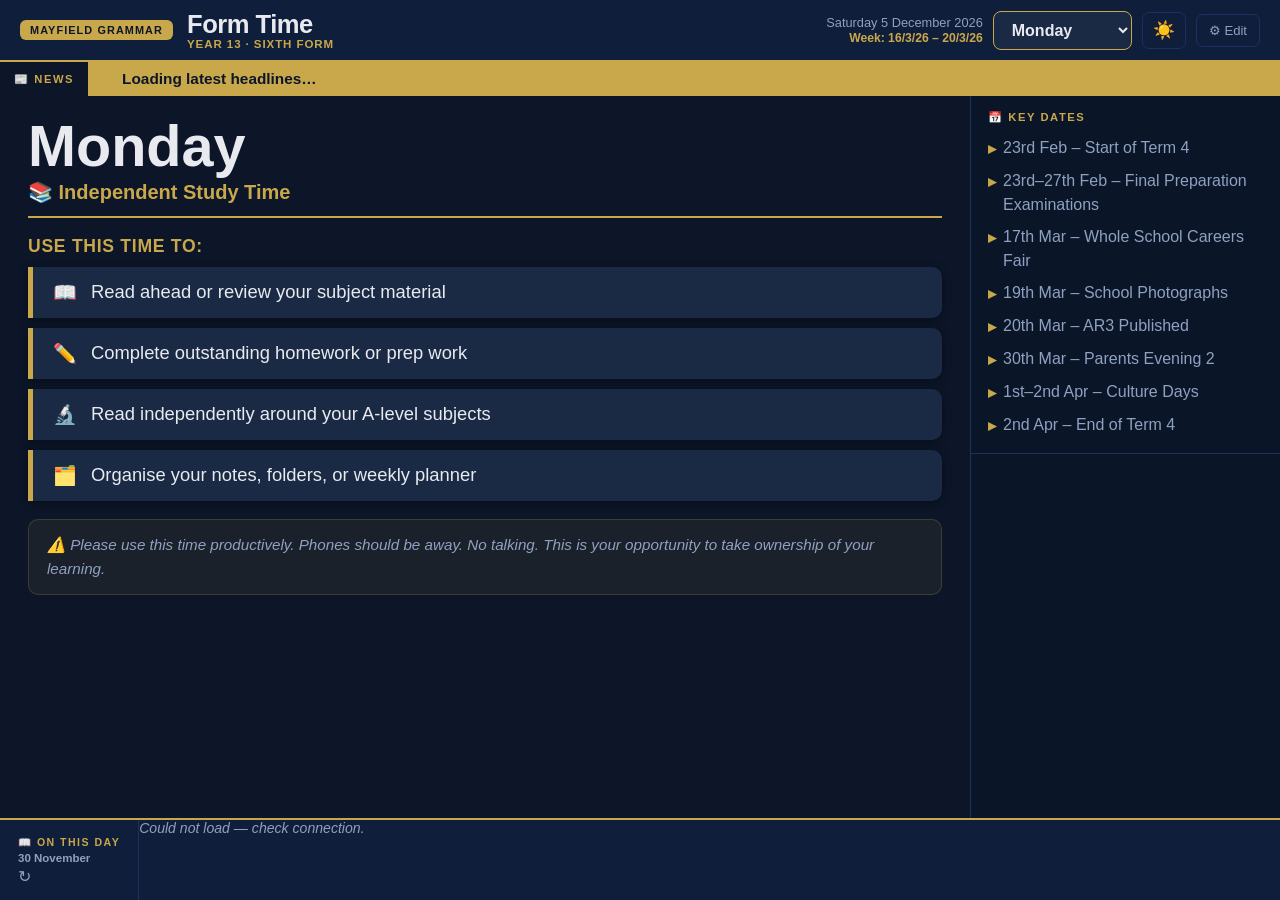
<file: formtime_4.html>
<!DOCTYPE html>
<html lang="en" data-theme="dark">
<head>
<meta charset="UTF-8">
<meta name="viewport" content="width=device-width,initial-scale=1.0">
<title>Form Time — Year 13</title>
<style>
/* ══════════════════════════════════════════
   CSS VARIABLES — DARK / LIGHT THEMES
══════════════════════════════════════════ */
:root {
  --bg:        #0c1628;
  --bg2:       #0f1e3a;
  --surface:   #1a2a45;
  --surface2:  #121f38;
  --text:      #e8eaf0;
  --text2:     #8fa0c0;
  --accent:    #c9a84c;
  --accent2:   #a88830;
  --border:    #1e3060;
  --sidebar:   #0a1628;
  --tag-bg:    #1a2a45;
  --otd-bg:    #151f38;
  --ticker-bg: #c9a84c;
  --ticker-fg: #0c1628;
  --quote-bg:  linear-gradient(135deg,#1a2a45,#101a30);
  --input-bg:  #1a2a45;
  --input-bd:  #2a3a5a;
  --modal-bg:  #0f1e38;
  --task-bd:   #c9a84c;
  --note-bg:   rgba(201,168,76,.08);
  --note-bd:   rgba(201,168,76,.2);
  --news-bg:   #1a2a45;
  --news-bd:   #2a509a;
  --shadow:    rgba(0,0,0,.4);
}
[data-theme="light"] {
  --bg:        #eef2fb;
  --bg2:       #e2e8f8;
  --surface:   #ffffff;
  --surface2:  #f4f7ff;
  --text:      #1a2440;
  --text2:     #5060a0;
  --accent:    #8a6a10;
  --accent2:   #6a5008;
  --border:    #c8d4ee;
  --sidebar:   #e8edf8;
  --tag-bg:    #dde6f8;
  --otd-bg:    #dde6f8;
  --ticker-bg: #1a2440;
  --ticker-fg: #eef2fb;
  --quote-bg:  linear-gradient(135deg,#e8edf8,#dde6f8);
  --input-bg:  #f0f4ff;
  --input-bd:  #c0ccee;
  --modal-bg:  #f0f4ff;
  --task-bd:   #8a6a10;
  --note-bg:   rgba(138,106,16,.07);
  --note-bd:   rgba(138,106,16,.22);
  --news-bg:   #e8eef8;
  --news-bd:   #3060c0;
  --shadow:    rgba(20,40,100,.15);
}

/* ══════════════════════════════════════════
   RESET & BASE
══════════════════════════════════════════ */
*,*::before,*::after { box-sizing:border-box; margin:0; padding:0; }
html,body { height:100%; overflow:hidden; }
body {
  font-family:'Segoe UI',Arial,sans-serif;
  font-size:17px;
  background:var(--bg);
  color:var(--text);
  display:flex;
  flex-direction:column;
  transition:background .3s,color .3s;
}

/* ══════════════════════════════════════════
   HEADER
══════════════════════════════════════════ */
header {
  background:var(--bg2);
  border-bottom:2.5px solid var(--accent);
  padding:10px 20px;
  display:flex;
  align-items:center;
  justify-content:space-between;
  flex-shrink:0;
  gap:14px;
  box-shadow:0 2px 12px var(--shadow);
}
.hdr-left { display:flex; align-items:center; gap:14px; }
.school-badge {
  background:var(--accent);
  color:var(--ticker-fg);
  font-weight:900;
  font-size:0.68rem;
  letter-spacing:0.1em;
  text-transform:uppercase;
  padding:4px 10px;
  border-radius:6px;
  white-space:nowrap;
}
.form-title  { font-size:1.6rem; font-weight:900; color:var(--text); letter-spacing:-0.02em; line-height:1.1; }
.year-label  { font-size:0.72rem; color:var(--accent); font-weight:700; letter-spacing:0.08em; }
.hdr-right   { display:flex; align-items:center; gap:10px; flex-shrink:0; }
.date-block  { text-align:right; }
#date-display { font-size:0.8rem; color:var(--text2); line-height:1.3; }
#week-display { font-size:0.76rem; color:var(--accent); font-weight:700; }
#day-select {
  background:var(--surface);
  color:var(--text);
  border:1.5px solid var(--accent);
  border-radius:8px;
  padding:9px 14px;
  font-size:1rem;
  font-weight:800;
  cursor:pointer;
  font-family:inherit;
}
.hdr-btn {
  background:transparent;
  border:1px solid var(--border);
  color:var(--text2);
  border-radius:7px;
  padding:8px 12px;
  cursor:pointer;
  font-size:0.82rem;
  font-family:inherit;
  transition:all .2s;
  white-space:nowrap;
}
.hdr-btn:hover { border-color:var(--accent); color:var(--accent); }
#theme-btn { font-size:1.1rem; padding:7px 10px; }

/* ══════════════════════════════════════════
   NEWS TICKER
══════════════════════════════════════════ */
#ticker-wrap {
  background:var(--ticker-bg);
  height:34px;
  display:flex;
  align-items:center;
  overflow:hidden;
  flex-shrink:0;
  transition:background .3s;
}
.ticker-label {
  background:var(--bg);
  color:var(--accent);
  font-weight:900;
  font-size:0.7rem;
  letter-spacing:0.14em;
  text-transform:uppercase;
  padding:0 14px;
  height:100%;
  display:flex;
  align-items:center;
  flex-shrink:0;
  border-right:2px solid var(--accent);
}
.ticker-track  { overflow:hidden; flex:1; }
.ticker-scroll {
  display:inline-flex;
  white-space:nowrap;
  animation:tickermove 80s linear infinite;
}
@keyframes tickermove { 0%{transform:translateX(0)} 100%{transform:translateX(-50%)} }
.ticker-item {
  padding:0 32px;
  font-size:0.96rem;
  font-weight:600;
  color:var(--ticker-fg);
  display:inline-block;
}
.ticker-sep { color:rgba(0,0,0,.3); }

/* ══════════════════════════════════════════
   MAIN LAYOUT
══════════════════════════════════════════ */
#main { flex:1; display:flex; overflow:hidden; min-height:0; }

/* ══════════════════════════════════════════
   DAY PANEL
══════════════════════════════════════════ */
#day-panel {
  flex:1;
  padding:22px 28px;
  overflow-y:auto;
  display:flex;
  flex-direction:column;
  gap:18px;
  min-width:0;
}
.day-header { border-bottom:2.5px solid var(--accent); padding-bottom:12px; }
.day-name   { font-size:3.6rem; font-weight:900; color:var(--text); line-height:1; }
.day-sub    { font-size:1.25rem; color:var(--accent); font-weight:700; margin-top:4px; }
.task-head  { font-size:1.1rem; font-weight:800; color:var(--accent); margin-bottom:10px; letter-spacing:0.04em; text-transform:uppercase; }
.task-list  { list-style:none; display:flex; flex-direction:column; gap:10px; }
.task-item  {
  background:var(--surface);
  border-left:5px solid var(--task-bd);
  padding:14px 20px;
  border-radius:0 10px 10px 0;
  font-size:1.15rem;
  display:flex;
  align-items:center;
  gap:14px;
  box-shadow:0 2px 8px var(--shadow);
}
.ti-icon { font-size:1.2rem; flex-shrink:0; }
.note-box {
  background:var(--note-bg);
  border:1px solid var(--note-bd);
  border-radius:10px;
  padding:13px 18px;
  font-size:0.95rem;
  color:var(--text2);
  font-style:italic;
  line-height:1.6;
}

/* Wednesday Wisdom */
.wisdom-layout { display:flex; gap:18px; align-items:flex-start; }
.wisdom-main   { flex:1; display:flex; flex-direction:column; gap:14px; min-width:0; }
.book-cover-wrap {
  flex-shrink:0;
  width:120px;
  display:flex;
  flex-direction:column;
  align-items:center;
  gap:8px;
}
.book-cover {
  width:120px;
  height:180px;
  object-fit:cover;
  border-radius:6px;
  box-shadow:4px 4px 16px var(--shadow);
  display:block;
}
.book-cover-placeholder {
  width:120px; height:180px;
  background:var(--surface);
  border:2px dashed var(--border);
  border-radius:6px;
  display:flex; align-items:center; justify-content:center;
  font-size:2.5rem; color:var(--text2);
}
.quote-card {
  background:var(--quote-bg);
  border-left:5px solid var(--accent);
  border-radius:10px;
  padding:20px 22px 16px;
  box-shadow:0 2px 10px var(--shadow);
}
.quote-text   { font-size:1.35rem; font-style:italic; line-height:1.7; color:var(--text); margin-bottom:10px; }
.quote-attr   { font-size:1rem; color:var(--accent); font-weight:700; }
.quote-note   { font-size:0.88rem; color:var(--text2); font-style:italic; margin-top:5px; }
.wq-box       { background:var(--surface); border-radius:10px; padding:18px 20px; box-shadow:0 2px 8px var(--shadow); }
.wq-title     { font-size:0.85rem; font-weight:900; text-transform:uppercase; letter-spacing:0.12em; color:var(--accent); margin-bottom:12px; }
.wq-list      { list-style:none; display:flex; flex-direction:column; gap:10px; }
.wq-item      { font-size:1.1rem; line-height:1.6; color:var(--text); padding-left:24px; position:relative; }
.wq-item::before { content:"?"; position:absolute; left:0; color:var(--accent); font-weight:900; font-size:1.1rem; }

/* Tuesday — News */
.yt-wrap {
  position:relative; width:100%;
  padding-top:56.25%;
  border-radius:12px; overflow:hidden;
  box-shadow:0 4px 20px var(--shadow);
}
.yt-wrap iframe {
  position:absolute; top:0; left:0;
  width:100%; height:100%;
  border:none; display:block;
}
.news-grid { display:flex; flex-direction:column; gap:8px; }
.news-card {
  background:var(--news-bg);
  border-radius:9px;
  padding:11px 16px;
  border-left:4px solid var(--news-bd);
  cursor:pointer;
  text-decoration:none;
  display:block;
  transition:background .15s;
}
.news-card:hover { filter:brightness(1.1); }
.nc-title { font-size:0.95rem; font-weight:600; color:var(--text); line-height:1.4; }
.nc-src   { font-size:0.72rem; color:var(--text2); margin-top:2px; }

/* Friday */
.fri-body { display:flex; flex-direction:column; gap:9px; }
.fri-p    { color:var(--text2); font-size:1rem; line-height:1.65; }

/* ══════════════════════════════════════════
   SIDEBAR
══════════════════════════════════════════ */
#sidebar {
  width:310px;
  min-width:270px;
  background:var(--sidebar);
  border-left:1px solid var(--border);
  display:flex;
  flex-direction:column;
  overflow-y:auto;
  flex-shrink:0;
  transition:background .3s;
}
.s-panel { border-bottom:1px solid var(--border); padding:15px 17px; }
.s-panel.hidden { display:none; }
.s-panel-hdr {
  font-size:0.7rem;
  font-weight:900;
  text-transform:uppercase;
  letter-spacing:0.14em;
  color:var(--accent);
  margin-bottom:12px;
  display:flex;
  align-items:center;
  justify-content:space-between;
}
.refresh-btn {
  background:none; border:none; color:var(--text2); cursor:pointer;
  font-size:0.9rem; padding:0 2px; transition:color .2s; line-height:1;
}
.refresh-btn:hover { color:var(--accent); }

/* Key Dates */
.date-list { list-style:none; display:flex; flex-direction:column; gap:8px; }
.date-item { font-size:1rem; line-height:1.5; color:var(--text2); display:flex; gap:7px; align-items:flex-start; }
.date-bull { color:var(--accent); flex-shrink:0; margin-top:1px; font-weight:700; }

.loading-txt { color:var(--text2); font-style:italic; font-size:0.88rem; }

/* ── ON THIS DAY BOTTOM BAR ── */
#otd-bar {
  background:var(--bg2);
  border-top:2.5px solid var(--accent);
  display:flex;
  align-items:stretch;
  flex-shrink:0;
  min-height:82px;
  overflow:hidden;
}
.otd-bar-hdr {
  display:flex;
  flex-direction:column;
  justify-content:center;
  align-items:flex-start;
  gap:3px;
  padding:10px 18px;
  border-right:1px solid var(--border);
  flex-shrink:0;
  min-width:120px;
}
.otd-bar-label {
  font-size:0.66rem;
  font-weight:900;
  text-transform:uppercase;
  letter-spacing:0.14em;
  color:var(--accent);
}
.otd-bar-date {
  font-size:0.72rem;
  color:var(--text2);
  font-weight:600;
}
.otd-bar-refresh {
  background:none;border:none;color:var(--text2);
  cursor:pointer;font-size:1rem;padding:0;
  transition:color .2s;line-height:1;margin-top:2px;
}
.otd-bar-refresh:hover { color:var(--accent); }
#otd-content {
  display:flex;
  flex:1;
  gap:0;
}
.otd-card {
  flex:1;
  display:flex;
  align-items:center;
  gap:14px;
  padding:10px 18px;
  border-right:1px solid var(--border);
}
.otd-card:last-child { border-right:none; }
.otd-meta {
  flex-shrink:0;
  text-align:center;
  min-width:56px;
}
.otd-type {
  font-size:0.65rem;
  font-weight:800;
  text-transform:uppercase;
  letter-spacing:0.09em;
  color:var(--text2);
  display:block;
  margin-bottom:3px;
}
.otd-year {
  font-size:1.5rem;
  font-weight:900;
  color:var(--accent);
  display:block;
  line-height:1;
}
.otd-text {
  font-size:0.88rem;
  line-height:1.5;
  color:var(--text2);
  overflow:hidden;
  display:-webkit-box;
  -webkit-line-clamp:3;
  -webkit-box-orient:vertical;
}

/* ══════════════════════════════════════════
   EDIT MODAL
══════════════════════════════════════════ */
#edit-overlay {
  display:none; position:fixed; inset:0;
  background:rgba(0,0,0,.78); z-index:200;
  align-items:center; justify-content:center;
}
#edit-overlay.open { display:flex; }
#edit-modal {
  background:var(--modal-bg);
  border:1.5px solid var(--accent);
  border-radius:14px;
  padding:24px 26px;
  width:92%;
  max-width:700px;
  max-height:88vh;
  overflow-y:auto;
  display:flex;
  flex-direction:column;
  gap:0;
}
.em-title { font-size:1.15rem; font-weight:900; color:var(--accent); margin-bottom:18px; padding-bottom:12px; border-bottom:1px solid var(--border); }
.em-s     { margin-bottom:16px; }
.em-lbl   { font-size:0.68rem; font-weight:900; text-transform:uppercase; letter-spacing:0.12em; color:var(--accent); margin-bottom:7px; display:block; }
.em-in,.em-ta {
  width:100%; background:var(--input-bg); border:1px solid var(--input-bd);
  color:var(--text); border-radius:7px; padding:9px 12px;
  font-size:0.9rem; font-family:inherit;
}
.em-ta   { resize:vertical; min-height:65px; line-height:1.5; }
.em-row  { display:flex; gap:8px; margin-top:8px; }
.em-row .em-in { margin-top:0; }
hr.em-div { border:none; border-top:1px solid var(--border); margin:14px 0; }
.tog-row { display:flex; align-items:center; justify-content:space-between; padding:9px 0; border-bottom:1px solid var(--border); }
.tog-lbl { font-size:0.92rem; color:var(--text); }
.tog     { position:relative; width:40px; height:22px; flex-shrink:0; }
.tog input { opacity:0; width:0; height:0; }
.tog-sl  { position:absolute; inset:0; background:var(--border); border-radius:22px; cursor:pointer; transition:background .2s; }
.tog-sl::before { content:""; position:absolute; width:16px; height:16px; left:3px; top:3px; background:#fff; border-radius:50%; transition:transform .2s; }
.tog input:checked+.tog-sl { background:var(--accent); }
.tog input:checked+.tog-sl::before { transform:translateX(18px); }
.ord-row { display:flex; align-items:center; justify-content:space-between; padding:8px 0; border-bottom:1px solid var(--border); }
.ord-lbl { font-size:0.92rem; color:var(--text); }
.ord-btns { display:flex; gap:4px; }
.ord-btn { background:var(--surface); border:1px solid var(--border); color:var(--text2); border-radius:5px; padding:3px 9px; cursor:pointer; font-size:0.82rem; transition:all .15s; }
.ord-btn:hover { border-color:var(--accent); color:var(--accent); }
.ord-btn:disabled { opacity:.3; cursor:default; }
.em-save   { background:var(--accent); color:var(--ticker-fg); border:none; border-radius:8px; padding:12px; font-size:0.95rem; font-weight:900; cursor:pointer; width:100%; margin-top:6px; font-family:inherit; }
.em-cancel { background:transparent; color:var(--text2); border:1px solid var(--border); border-radius:8px; padding:10px; font-size:0.88rem; cursor:pointer; width:100%; margin-top:7px; font-family:inherit; }

/* ══════════════════════════════════════════
   UTILITY
══════════════════════════════════════════ */
.hidden { display:none !important; }
::-webkit-scrollbar { width:4px; }
::-webkit-scrollbar-track { background:transparent; }
::-webkit-scrollbar-thumb { background:var(--border); border-radius:4px; }
</style>
</head>
<body>

<!-- ══ HEADER ══ -->
<header>
  <div class="hdr-left">
    <div class="school-badge">Mayfield Grammar</div>
    <div>
      <div class="form-title">Form Time</div>
      <div class="year-label">YEAR 13 · SIXTH FORM</div>
    </div>
  </div>
  <div class="hdr-right">
    <div class="date-block">
      <div id="date-display"></div>
      <div id="week-display"></div>
    </div>
    <select id="day-select">
      <option value="monday">Monday</option>
      <option value="tuesday">Tuesday</option>
      <option value="wednesday">Wednesday</option>
      <option value="thursday">Thursday</option>
      <option value="friday">Friday</option>
    </select>
    <button class="hdr-btn" id="theme-btn" onclick="toggleTheme()" title="Toggle light/dark">🌙</button>
    <button class="hdr-btn" onclick="openEdit()">⚙ Edit</button>
  </div>
</header>

<!-- ══ TICKER ══ -->
<div id="ticker-wrap">
  <div class="ticker-label">📰 NEWS</div>
  <div class="ticker-track">
    <div class="ticker-scroll" id="ticker-scroll">
      <span class="ticker-item">Loading latest headlines…</span>
    </div>
  </div>
</div>

<!-- ══ MAIN ══ -->
<div id="main">
  <div id="day-panel"></div>

  <aside id="sidebar">
    <div id="panel-dates" class="s-panel">
      <div class="s-panel-hdr">📅 Key Dates</div>
      <ul class="date-list" id="dates-list"></ul>
    </div>
  </aside>
</div>

<!-- ══ ON THIS DAY — BOTTOM BAR ══ -->
<div id="otd-bar">
  <div class="otd-bar-hdr">
    <span class="otd-bar-label">📖 On This Day</span>
    <span class="otd-bar-date" id="otd-date-lbl"></span>
    <button class="otd-bar-refresh" onclick="fetchOTD(document.getElementById('day-select').value)" title="Shuffle events">↻</button>
  </div>
  <div id="otd-content"><div style="padding:10px 18px;color:var(--text2);font-style:italic;font-size:0.88rem;">Loading…</div></div>
</div>

<!-- ══ EDIT MODAL ══ -->
<div id="edit-overlay">
  <div id="edit-modal">
    <div class="em-title">⚙ Edit Form Time</div>

    <div class="em-s">
      <span class="em-lbl">Week Label</span>
      <input class="em-in" id="ed-week" type="text" placeholder="e.g. 16/3/26 – 20/3/26">
    </div>
    <div class="em-s">
      <span class="em-lbl">Key Dates (one per line)</span>
      <textarea class="em-ta" id="ed-dates" rows="8"></textarea>
    </div>

    <hr class="em-div">

    <div class="em-s">
      <span class="em-lbl">Wednesday Wisdom — Quote</span>
      <textarea class="em-ta" id="ed-quote" rows="3" placeholder="Quote text…"></textarea>
      <div class="em-row">
        <input class="em-in" id="ed-attr" placeholder="Author – Book">
        <input class="em-in" id="ed-booknote" placeholder="e.g. A Mr. Zanier must-read">
      </div>
      <span class="em-lbl" style="margin-top:10px;display:block">Book Cover — ISBN (optional, for auto cover)</span>
      <input class="em-in" id="ed-isbn" placeholder="e.g. 9780140447927">
      <span class="em-lbl" style="margin-top:8px;display:block">— or direct cover image URL</span>
      <input class="em-in" id="ed-coverurl" placeholder="https://…">
      <span class="em-lbl" style="margin-top:10px;display:block">Discussion Questions (one per line)</span>
      <textarea class="em-ta" id="ed-questions" rows="4"></textarea>
    </div>

    <hr class="em-div">

    <div class="em-s">
      <span class="em-lbl">Mon / Thu Tasks (one per line)</span>
      <textarea class="em-ta" id="ed-tasks" rows="5"></textarea>
      <span class="em-lbl" style="margin-top:8px;display:block">Reminder Note</span>
      <input class="em-in" id="ed-indepnote">
    </div>

    <hr class="em-div">

    <div class="em-s">
      <span class="em-lbl">Tuesday — Sky News / YouTube Embed URL</span>
      <input class="em-in" id="ed-yturl" placeholder="https://www.youtube.com/embed/…">
      <span style="font-size:0.72rem;color:var(--text2);margin-top:4px;display:block">Default: Sky News UK live stream. Update if the link stops working.</span>
    </div>

    <hr class="em-div">

    <div class="em-s">
      <span class="em-lbl">Friday — Title &amp; Content (use • for bullet points)</span>
      <input class="em-in" id="ed-fri-title" placeholder="e.g. Week Reflection">
      <textarea class="em-ta" id="ed-fri-content" rows="5" style="margin-top:8px"></textarea>
    </div>

    <hr class="em-div">

    <div class="em-s">
      <span class="em-lbl">Show / Hide Panels</span>
      <div class="tog-row">
        <span class="tog-lbl">News Ticker</span>
        <label class="tog"><input type="checkbox" id="tog-ticker"><span class="tog-sl"></span></label>
      </div>
      <div class="tog-row">
        <span class="tog-lbl">Key Dates</span>
        <label class="tog"><input type="checkbox" id="tog-dates"><span class="tog-sl"></span></label>
      </div>
    </div>

    <div class="em-s">
      <span class="em-lbl">Sidebar Panel Order</span>
      <div id="order-list"></div>
    </div>

    <button class="em-save" onclick="saveEdit()">💾 Save Changes</button>
    <button class="em-cancel" onclick="closeEdit()">Cancel</button>
  </div>
</div>

<script>
// ════════════════════════════════════════════════
//  DEFAULTS  (pre-filled from your PowerPoint)
// ════════════════════════════════════════════════
const DEFAULTS = {
  week:"16/3/26 – 20/3/26",
  keyDates:[
    "23rd Feb – Start of Term 4",
    "23rd–27th Feb – Final Preparation Examinations",
    "17th Mar – Whole School Careers Fair",
    "19th Mar – School Photographs",
    "20th Mar – AR3 Published",
    "30th Mar – Parents Evening 2",
    "1st–2nd Apr – Culture Days",
    "2nd Apr – End of Term 4"
  ],
  tasks:[
    "Read ahead or review your subject material",
    "Complete outstanding homework or prep work",
    "Read independently around your A-level subjects",
    "Organise your notes, folders, or weekly planner"
  ],
  indepNote:"Please use this time productively. Phones should be away. No talking. This is your opportunity to take ownership of your learning.",
  wisdom:{
    quote:"There are two kinds of idiots… those who don't know they are idiots, and those who know it and use it.",
    attr:"Fyodor Dostoevsky – The Idiot",
    questions:[
      "Is there power in playing the fool — in refusing to take the serious adult world of status and money as seriously as everyone else does?",
      "Who is more awake: the student working 18 hours a day for a status they don't enjoy, or the person who is content with less but remains kind?"
    ],
    bookNote:"A Mr. Zanier must-read",
    isbn:"9780140447927",
    coverUrl:""
  },
  ytUrl:"https://www.youtube.com/embed/YDvsBbKfLPA?autoplay=0&rel=0&modestbranding=1",
  friday:{ title:"Week Reflection", content:"Take a few minutes to reflect on this week.\n• What went well in your studies?\n• What could you improve next week?\n• Are you on track with upcoming deadlines?\n\nUse remaining time for independent study or reading." },
  panels:{ ticker:true, dates:true },
  panelOrder:["dates"],
  theme:"dark"
};

// ════════════════════════════════════════════════
//  STATE
// ════════════════════════════════════════════════
let S = (()=>{ try{ const s=localStorage.getItem('ft-v3'); return s?JSON.parse(s):clone(DEFAULTS); }catch{return clone(DEFAULTS);} })();
function clone(o){return JSON.parse(JSON.stringify(o));}
function persist(){localStorage.setItem('ft-v3',JSON.stringify(S));}

// ════════════════════════════════════════════════
//  THEME
// ════════════════════════════════════════════════
function applyTheme(t){
  document.documentElement.setAttribute('data-theme',t);
  document.getElementById('theme-btn').textContent = t==='dark'?'☀️':'🌙';
}
function toggleTheme(){
  S.theme = S.theme==='dark'?'light':'dark';
  applyTheme(S.theme); persist();
}
applyTheme(S.theme||'dark');

// ════════════════════════════════════════════════
//  DATE / DAY
// ════════════════════════════════════════════════
const WDAYS=['sunday','monday','tuesday','wednesday','thursday','friday','saturday'];
function initDay(){
  const d=WDAYS[new Date().getDay()];
  document.getElementById('day-select').value=(d==='saturday'||d==='sunday')?'monday':d;
}
function updateHeader(){
  document.getElementById('date-display').textContent=
    new Date().toLocaleDateString('en-GB',{weekday:'long',day:'numeric',month:'long',year:'numeric'});
  document.getElementById('week-display').textContent='Week: '+S.week;
}

// ════════════════════════════════════════════════
//  UTILITIES
// ════════════════════════════════════════════════
function esc(s){return String(s||'').replace(/&/g,'&amp;').replace(/</g,'&lt;').replace(/>/g,'&gt;').replace(/"/g,'&quot;');}
function shuffle(arr){ const a=[...arr]; for(let i=a.length-1;i>0;i--){const j=Math.floor(Math.random()*(i+1));[a[i],a[j]]=[a[j],a[i]];} return a; }

// ════════════════════════════════════════════════
//  DAY PANEL RENDER
// ════════════════════════════════════════════════
const ICONS=['📖','✏️','🔬','🗂️'];

function renderDay(day){
  const p=document.getElementById('day-panel');
  if(day==='monday'||day==='thursday') p.innerHTML=renderIndep(day);
  else if(day==='tuesday'){ p.innerHTML=renderTuesday(); fetchNews(); }
  else if(day==='wednesday') p.innerHTML=renderWisdom();
  else p.innerHTML=renderFriday();
}

function renderIndep(day){
  const tasks=(S.tasks||[]).map((t,i)=>`
    <li class="task-item"><span class="ti-icon">${ICONS[i]||'●'}</span><span>${esc(t)}</span></li>`).join('');
  return `
    <div class="day-header">
      <div class="day-name">${day==='monday'?'Monday':'Thursday'}</div>
      <div class="day-sub">📚 Independent Study Time</div>
    </div>
    <div>
      <div class="task-head">Use this time to:</div>
      <ul class="task-list">${tasks}</ul>
    </div>
    ${S.indepNote?`<div class="note-box">⚠️  ${esc(S.indepNote)}</div>`:''}`;
}

function renderTuesday(){
  const yt=esc(S.ytUrl||DEFAULTS.ytUrl);
  return `
    <div class="day-header">
      <div class="day-name">Tuesday</div>
      <div class="day-sub">📺 What's in the News?</div>
    </div>
    <div class="yt-wrap">
      <iframe src="${yt}"
        allow="accelerometer; autoplay; clipboard-write; encrypted-media; gyroscope; picture-in-picture; fullscreen"
        allowfullscreen title="Sky News Live"></iframe>
    </div>
    <div>
      <div class="task-head" style="margin-bottom:8px;">Today's Headlines</div>
      <div id="news-articles" class="news-grid">
        <div class="loading-txt">Loading BBC headlines…</div>
      </div>
    </div>
    <div class="note-box">💬 <strong>Discuss:</strong> Which story caught your attention and why?</div>`;
}

function renderWisdom(){
  const w=S.wisdom||DEFAULTS.wisdom;

  // Resolve book cover
  let coverHtml='';
  const coverSrc = w.coverUrl
    ? esc(w.coverUrl)
    : w.isbn
      ? `https://covers.openlibrary.org/b/isbn/${esc(w.isbn)}-L.jpg`
      : '';

  if(coverSrc){
    coverHtml=`
      <div class="book-cover-wrap">
        <img class="book-cover" src="${coverSrc}" alt="Book cover"
          onerror="this.parentElement.innerHTML='<div class=\\'book-cover-placeholder\\'>📚</div>'">
      </div>`;
  }

  const qs=(w.questions||[]).map(q=>`<li class="wq-item">${esc(q)}</li>`).join('');
  return `
    <div class="day-header">
      <div class="day-name">Wednesday</div>
      <div class="day-sub">💬 Wednesday Wisdom</div>
    </div>
    <div class="wisdom-layout">
      <div class="wisdom-main">
        <div class="quote-card">
          <div class="quote-text">"${esc(w.quote)}"</div>
          <div class="quote-attr">— ${esc(w.attr||'')}</div>
          ${w.bookNote?`<div class="quote-note">${esc(w.bookNote)}</div>`:''}
        </div>
        ${qs?`<div class="wq-box"><div class="wq-title">🤔 Think about:</div><ul class="wq-list">${qs}</ul></div>`:''}
      </div>
      ${coverHtml}
    </div>`;
}

function renderFriday(){
  const f=S.friday||DEFAULTS.friday;
  const lines=(f.content||'').split('\n');
  const body=lines.map(l=>{
    if(!l.trim()) return '';
    if(l.trim().startsWith('•')||l.trim().startsWith('-'))
      return `<div class="task-item"><span class="ti-icon">➤</span><span>${esc(l.replace(/^[•\-]\s*/,'').trim())}</span></div>`;
    return `<p class="fri-p">${esc(l)}</p>`;
  }).join('');
  return `
    <div class="day-header">
      <div class="day-name">Friday</div>
      <div class="day-sub">🌟 ${esc(f.title||'End of Week')}</div>
    </div>
    <div class="fri-body">${body}</div>`;
}

// ════════════════════════════════════════════════
//  SIDEBAR
// ════════════════════════════════════════════════
function renderSidebar(){
  document.getElementById('dates-list').innerHTML=
    (S.keyDates||[]).map(d=>`<li class="date-item"><span class="date-bull">▸</span><span>${esc(d)}</span></li>`).join('');

  const p=S.panels||DEFAULTS.panels;
  setPV('ticker-wrap',p.ticker);
  setPV('panel-dates',p.dates);

  // Panel order
  const sidebar=document.getElementById('sidebar');
  const map={dates:'panel-dates'};
  (S.panelOrder||DEFAULTS.panelOrder).forEach(k=>{
    const el=document.getElementById(map[k]);
    if(el) sidebar.appendChild(el);
  });
}
function setPV(id,v){ const el=document.getElementById(id); if(el) el.classList.toggle('hidden',!v); }

// ════════════════════════════════════════════════
//  ON THIS DAY — looks up the actual date for the
//  selected weekday in the current school week,
//  then fetches events + births + deaths from
//  Wikipedia for that specific date.
// ════════════════════════════════════════════════

// Returns the calendar Date object for a named weekday in the current week
function weekdayDate(dayName){
  const map={monday:1,tuesday:2,wednesday:3,thursday:4,friday:5};
  const target=map[dayName]||1;
  const now=new Date();
  const dow=now.getDay(); // 0=Sun … 6=Sat
  // Find this week's Monday
  const monday=new Date(now);
  monday.setDate(now.getDate()-(dow===0?6:dow-1));
  // Offset to the chosen day
  const result=new Date(monday);
  result.setDate(monday.getDate()+(target-1));
  return result;
}

async function fetchOTD(dayName){
  dayName=dayName||document.getElementById('day-select').value;
  const el=document.getElementById('otd-content');
  if(!el)return;
  el.innerHTML='<div class="loading-txt">Loading…</div>';

  const date=weekdayDate(dayName);
  const m=date.getMonth()+1, d=date.getDate();

  // Update panel header to show the date being looked up
  const hdr=document.getElementById('otd-date-lbl');
  if(hdr) hdr.textContent=date.toLocaleDateString('en-GB',{day:'numeric',month:'long'});

  const base=`https://en.wikipedia.org/api/rest_v1/feed/onthisday`;
  try{
    const [evR,brR,deR]=await Promise.all([
      fetch(`${base}/events/${m}/${d}`),
      fetch(`${base}/births/${m}/${d}`),
      fetch(`${base}/deaths/${m}/${d}`)
    ]);
    const [evD,brD,deD]=await Promise.all([evR.json(),brR.json(),deR.json()]);
    const ev=shuffle(evD.events||[])[0];
    const br=shuffle(brD.births||[])[0];
    const de=shuffle(deD.deaths||[])[0];
    const cards=[
      ev?{type:'🗓️ Event', year:ev.year, text:ev.text}:null,
      br?{type:'🎂 Born',  year:br.year, text:br.text}:null,
      de?{type:'✝️ Died',  year:de.year, text:de.text}:null
    ].filter(Boolean);
    if(!cards.length) throw new Error();
    el.innerHTML=cards.map(c=>`
      <div class="otd-card">
        <div class="otd-meta">
          <span class="otd-type">${c.type}</span>
          <span class="otd-year">${c.year}</span>
        </div>
        <div class="otd-text">${esc(c.text)}</div>
      </div>`).join('');
  }catch{
    el.innerHTML='<div class="loading-txt">Could not load — check connection.</div>';
  }
}

// ════════════════════════════════════════════════
//  NEWS — BBC RSS via allorigins CORS proxy + native XML parser
// ════════════════════════════════════════════════
async function fetchNews(){
  const RSS='https://feeds.bbci.co.uk/news/uk/rss.xml';
  const PROXY=`https://api.allorigins.win/raw?url=${encodeURIComponent(RSS)}`;
  try{
    const res=await fetch(PROXY);
    const text=await res.text();
    const xml=new DOMParser().parseFromString(text,'text/xml');
    const items=[...xml.querySelectorAll('item')].slice(0,10);
    if(!items.length) throw new Error('no items');

    const titles=items.map(i=>i.querySelector('title')?.textContent||'');
    const links=items.map(i=>i.querySelector('link')?.textContent||'#');

    // Ticker — duplicate for seamless infinite scroll
    const ts=document.getElementById('ticker-scroll');
    ts.innerHTML=(titles.concat(titles)).map(t=>
      `<span class="ticker-item">${esc(t)}</span><span class="ticker-sep"> ◆ </span>`
    ).join('');
    ts.style.animationDuration=(titles.length*6)+'s';

    // Tuesday news cards
    const panel=document.getElementById('news-articles');
    if(panel){
      panel.innerHTML=titles.slice(0,5).map((t,i)=>`
        <a class="news-card" href="${esc(links[i])}" target="_blank" rel="noopener">
          <div class="nc-title">${esc(t)}</div>
          <div class="nc-src">BBC News UK</div>
        </a>`).join('');
    }
  }catch(e){
    console.warn('News fetch failed:',e);
  }
}

// ════════════════════════════════════════════════
//  EDIT MODAL
// ════════════════════════════════════════════════
function openEdit(){
  document.getElementById('ed-week').value=S.week||'';
  document.getElementById('ed-dates').value=(S.keyDates||[]).join('\n');
  const w=S.wisdom||DEFAULTS.wisdom;
  document.getElementById('ed-quote').value=w.quote||'';
  document.getElementById('ed-attr').value=w.attr||'';
  document.getElementById('ed-booknote').value=w.bookNote||'';
  document.getElementById('ed-isbn').value=w.isbn||'';
  document.getElementById('ed-coverurl').value=w.coverUrl||'';
  document.getElementById('ed-questions').value=(w.questions||[]).join('\n');
  document.getElementById('ed-tasks').value=(S.tasks||[]).join('\n');
  document.getElementById('ed-indepnote').value=S.indepNote||'';
  document.getElementById('ed-yturl').value=S.ytUrl||DEFAULTS.ytUrl;
  document.getElementById('ed-fri-title').value=S.friday?.title||'';
  document.getElementById('ed-fri-content').value=S.friday?.content||'';
  const p=S.panels||DEFAULTS.panels;
  document.getElementById('tog-ticker').checked=p.ticker!==false;
  document.getElementById('tog-dates').checked=p.dates!==false;
  renderOrderList();
  document.getElementById('edit-overlay').classList.add('open');
}

function closeEdit(){
  document.getElementById('edit-overlay').classList.remove('open');
}

function saveEdit(){
  S.week=document.getElementById('ed-week').value.trim();
  S.keyDates=document.getElementById('ed-dates').value.split('\n').map(l=>l.trim()).filter(Boolean);
  S.wisdom={
    quote:document.getElementById('ed-quote').value.trim(),
    attr:document.getElementById('ed-attr').value.trim(),
    bookNote:document.getElementById('ed-booknote').value.trim(),
    isbn:document.getElementById('ed-isbn').value.trim(),
    coverUrl:document.getElementById('ed-coverurl').value.trim(),
    questions:document.getElementById('ed-questions').value.split('\n').map(l=>l.trim()).filter(Boolean)
  };
  S.tasks=document.getElementById('ed-tasks').value.split('\n').map(l=>l.trim()).filter(Boolean);
  S.indepNote=document.getElementById('ed-indepnote').value.trim();
  S.ytUrl=document.getElementById('ed-yturl').value.trim()||DEFAULTS.ytUrl;
  S.friday={
    title:document.getElementById('ed-fri-title').value.trim(),
    content:document.getElementById('ed-fri-content').value
  };
  S.panels={
    ticker:document.getElementById('tog-ticker').checked,
    dates:document.getElementById('tog-dates').checked
  };
  persist(); closeEdit(); renderAll();
}

// Panel order UI
const PLABELS={dates:'Key Dates'};
function renderOrderList(){
  const order=S.panelOrder||DEFAULTS.panelOrder;
  document.getElementById('order-list').innerHTML=order.map((k,i)=>`
    <div class="ord-row">
      <span class="ord-lbl">${PLABELS[k]}</span>
      <div class="ord-btns">
        <button class="ord-btn" onclick="mvPanel(${i},-1)" ${i===0?'disabled':''}>▲</button>
        <button class="ord-btn" onclick="mvPanel(${i}, 1)" ${i===order.length-1?'disabled':''}>▼</button>
      </div>
    </div>`).join('');
}
function mvPanel(i,dir){
  const o=[...(S.panelOrder||DEFAULTS.panelOrder)];
  const n=i+dir; if(n<0||n>=o.length) return;
  [o[i],o[n]]=[o[n],o[i]]; S.panelOrder=o; renderOrderList();
}

// Close on backdrop
document.getElementById('edit-overlay').addEventListener('click',e=>{
  if(e.target===document.getElementById('edit-overlay')) closeEdit();
});

// ════════════════════════════════════════════════
//  DAY CHANGE
// ════════════════════════════════════════════════
document.getElementById('day-select').addEventListener('change',e=>{
  renderDay(e.target.value);
  fetchOTD(e.target.value);
});

// ════════════════════════════════════════════════
//  INIT
// ════════════════════════════════════════════════
function renderAll(){
  updateHeader();
  renderDay(document.getElementById('day-select').value);
  renderSidebar();
}

initDay();
renderAll();
fetchOTD(document.getElementById('day-select').value);
fetchNews();

setInterval(fetchNews,   600000);
setInterval(()=>fetchOTD(document.getElementById('day-select').value), 3600000);
setInterval(updateHeader,  60000);
</script>
</body>
</html>
</file>
<file: display.css>
/* Classroom display: Study Centre palette and one-screen layout. */
:root {
  --bg:#1f2430; --bg2:#272d3b; --surface:#272d3b; --surface2:#313849;
  --text:#f1eef6; --text2:#dcd6e6; --accent:#c9b3d6; --accent2:#8c63a0;
  --border:#454a59; --sidebar:#1f2430; --tag-bg:#313849; --otd-bg:#191d27;
  --ticker-bg:#191d27; --ticker-fg:#f1eef6; --on-accent:#1f2430;
  --input-bg:#313849; --input-bd:#6b6378; --modal-bg:#272d3b;
  --task-bd:#8c63a0; --note-bg:rgba(140,99,160,.14); --note-bd:rgba(201,179,214,.28);
  --shadow:rgba(4,6,12,.22); --focus:#f2b35b;
  --header-start:#5b3a66; --header-mid:#5b3a66; --header-end:#5b3a66;
  --header-text:#f1eef6; --header-muted:#e4d9ea; --header-accent:#e4d0ed;
  --ticker-label-bg:#191d27; --card-start:#313849; --card-end:#313849;
  --card-border:rgba(201,179,214,.15); --card-shadow:rgba(4,6,12,.12);
}
[data-theme="light"] {
  --bg:#f1eef6; --bg2:#ffffff; --surface:#ffffff; --surface2:#f7f4f9;
  --text:#1f2430; --text2:#4b4755; --accent:#674978; --accent2:#5b3a66;
  --border:#d9d1e0; --sidebar:#f1eef6; --tag-bg:#f1eef6; --otd-bg:#f1eef6;
  --ticker-bg:#272d3b; --ticker-fg:#ffffff; --on-accent:#ffffff;
  --input-bg:#ffffff; --input-bd:#b4a5c0; --modal-bg:#ffffff;
  --task-bd:#8c63a0; --note-bg:rgba(140,99,160,.08); --note-bd:rgba(91,58,102,.18);
  --shadow:rgba(31,36,48,.1); --focus:#5b3a66;
  --header-text:#ffffff; --header-muted:#eee5f0; --header-accent:#f1dff5;
  --ticker-label-bg:#191d27; --card-start:#ffffff; --card-end:#ffffff;
  --card-border:#e2dce7; --card-shadow:rgba(31,36,48,.08);
}
body { font-family:Calibri,Carlito,"Segoe UI",Arial,sans-serif; }
body::before { display:none; }
::selection { background:var(--accent2); color:#fff; }
header { padding:15px 28px; border-bottom:0; background:#5b3a66; box-shadow:none; }
.form-title { font-size:2.25rem; text-shadow:none; letter-spacing:-.025em; }
.year-label,.purpose-line { color:#e4d9ea!important; }
#date-display,#week-display { color:#e4d9ea!important; }
#day-select,.day-select-status,.hdr-btn { border-color:rgba(255,255,255,.35); color:#f1eef6; background:rgba(31,36,48,.22); }
#day-select option { color:#1f2430; }
.hdr-btn:hover { border-color:#f1eef6; color:#f1eef6; }
#sync-indicator { color:#f1eef6; }
#ticker-wrap { height:48px; border:0; box-shadow:none; }
.ticker-label { color:#d4bede; border-right:0; }
.ticker-item { font-size:clamp(1.15rem,1.15vw,1.35rem); }
#main { gap:20px; padding:20px; background:var(--bg); }
#day-panel {
  background:var(--surface); border-radius:18px; padding:28px 34px;
  gap:20px; overflow-y:auto;
}
.day-header { border:0; padding:0; }
.day-header::after { display:none; }
.day-name { font-size:clamp(3rem,4.3vw,4.2rem); line-height:1.02; letter-spacing:-.025em; }
.day-sub { color:var(--accent); font-size:clamp(1.2rem,1.8vw,1.6rem); margin-top:6px; }
.activity-purpose { color:var(--text2); font-size:clamp(1.1rem,1.25vw,1.3rem); margin:0; }
.micro-routine { border:0; border-radius:0; background:transparent; box-shadow:none; overflow:visible; }
.routine-steps { border:0; border-radius:12px; overflow:hidden; background:var(--surface2); }
.routine-step { padding:15px 12px; border-color:var(--border); }
.step-name { color:var(--accent); }
.step-time { color:var(--text2); }
.prompt-card { padding:clamp(24px,3vw,38px) 4px 10px; }
.prompt-kicker { display:inline-block; margin:0 0 18px; padding:7px 14px; border-radius:999px; background:rgba(140,99,160,.26); color:var(--accent); }
.prompt-question { font-size:clamp(2rem,3vw,3.25rem); line-height:1.14; letter-spacing:-.02em; }
.prompt-followup { font-size:clamp(1.1rem,1.4vw,1.35rem); border-color:var(--border); }
.action-bar,.task-item,.note-box { background:var(--surface2); border:0; box-shadow:none; }
.task-item:hover { transform:none; }
.action-bar { margin-top:auto; padding:18px 20px; border-radius:12px; }
.action-do { font-size:1.08rem; }
.asm-box { background:var(--surface2); border:0; border-radius:12px; }
.house-assembly-notice { background:var(--surface2); color:var(--text); }
.no-form-time,.assembly-today { background:transparent; border:0; box-shadow:none; }
.live-news-card { background:var(--surface2); box-shadow:none; border-radius:14px; }
.live-news-card p { color:var(--text2); }
.news-links { border:0; background:var(--surface2); }
.news-link { border:1px solid var(--border); box-shadow:none; }
#sidebar { width:330px; min-width:300px; align-self:flex-start; border:0; background:transparent; gap:12px; overflow:visible; }
.s-panel { padding:18px 20px; border:0; border-radius:15px; background:var(--surface); }
.s-panel-hdr { color:var(--text2); font-size:1rem; letter-spacing:.09em; }
.date-item,.exp-item { font-size:1.05rem; }
#otd-bar { display:none; }
.otd-bar-label { color:#c9b3d6; }
.otd-bar-date,.otd-text { color:#e4d9ea; }
.otd-bar-hdr,.otd-card { border-color:rgba(255,255,255,.12); }
.word-launch { box-shadow:none; }
/* One-screen classroom display. Secondary controls stay available in Options. */
header { padding:10px 22px; }
.form-title { font-size:2rem; }
.year-label { font-size:.9rem; }
.purpose-line { display:none; }
.date-block { margin-right:8px; display:flex; flex-direction:column; gap:2px; }
#date-display { font-size:clamp(1.15rem,1.5vw,1.45rem); line-height:1.1; font-weight:850; letter-spacing:-.02em; white-space:nowrap; }
#week-display { font-size:1rem; line-height:1.2; font-weight:700; white-space:nowrap; }
.hdr-right { position:relative; }
.header-options { position:relative; }
.options-button {
  min-width:44px; min-height:44px; padding:8px; display:grid; place-items:center;
  border:1px solid rgba(255,255,255,.35); border-radius:8px; color:#fff;
  background:rgba(31,36,48,.22); cursor:pointer;
}
.options-button svg { width:20px; height:20px; fill:currentColor; }
.options-button:hover,.options-button[aria-expanded="true"] { background:rgba(31,36,48,.5); }
.options-menu {
  position:absolute; right:0; top:calc(100% + 8px); z-index:50; width:210px;
  padding:10px; border:1px solid var(--border); border-radius:12px;
  background:var(--surface); box-shadow:0 12px 28px rgba(0,0,0,.25);
}
.options-menu #sync-indicator { min-width:0; min-height:0; padding:8px 10px; color:var(--text); }
.options-menu button {
  width:100%; min-height:40px; padding:8px 10px; text-align:left;
  border:0; border-radius:8px; background:transparent; color:var(--text);
  font:inherit; font-size:.9rem; cursor:pointer;
}
.options-menu button:hover,.options-menu button:focus-visible { background:var(--surface2); }
.options-menu button:disabled { opacity:.45; cursor:not-allowed; }
body { min-height:100dvh; }
#main { gap:14px; padding:14px; min-height:0; }
#day-panel { align-self:stretch; max-height:100%; padding:20px 26px; gap:12px; overflow:auto; }
.day-name { font-size:clamp(3rem,3.5vw,3.6rem); }
.day-sub { font-size:clamp(1.2rem,1.6vw,1.45rem); margin-top:4px; }
.activity-purpose,.question-category,.prompt-kicker,.action-bar { display:none; }
.question-toolbar { position:absolute; top:20px; right:26px; justify-content:flex-end; margin:0; }
.question-swap { min-height:38px; padding:6px 12px; font-size:.9rem; }
.micro-routine { flex:1 1 auto; display:flex; flex-direction:column-reverse; justify-content:safe center; gap:18px; }
#day-panel > [aria-live="polite"] { flex:1 1 auto; display:flex; min-height:0; }
#day-panel > [aria-live="polite"] > .micro-routine { flex:1 1 auto; }
#day-panel > .micro-routine,
#day-panel > [aria-live="polite"] > .micro-routine { display:grid; grid-template-rows:minmax(0,1fr) auto; gap:16px; }
#day-panel > .micro-routine > .prompt-card,
#day-panel > [aria-live="polite"] > .micro-routine > .prompt-card { grid-row:1; align-self:center; }
#day-panel > .micro-routine > .routine-steps,
#day-panel > [aria-live="polite"] > .micro-routine > .routine-steps { grid-row:2; }
/* One focused question surface and a compact routine strip. */
#day-panel:has(.activity-question-card) { padding:0; gap:12px; background:transparent; border-radius:0; overflow:hidden; }
#day-panel > [aria-live="polite"]:has(.activity-question-card) { flex-direction:column; gap:12px; }
.activity-question-card {
  flex:1 1 auto; min-height:0; display:flex; flex-direction:column;
  padding:clamp(20px,2.2vw,34px); border-radius:16px; background:var(--surface); overflow:auto;
}
.activity-question-head { position:relative; display:flex; flex-direction:column; align-items:stretch; gap:12px; }
.activity-question-head .day-header { width:100%; text-align:left; }
.activity-question-head .question-toolbar { position:absolute; top:10px; right:0; }
.activity-question-head .word-launch-wrap { position:static; align-self:center; }
.activity-question-card .prompt-card {
  flex:1 1 auto; min-height:0; display:flex; flex-direction:column;
  justify-content:safe center; padding:16px 0 4px;
}
.activity-question-card .prompt-question { max-width:100%; }
.activity-question-card .debate-prompt .prompt-question { width:100%; max-width:none; text-wrap:wrap; }
.activity-steps-card {
  flex:0 0 auto; padding:13px clamp(20px,2.2vw,34px) 17px;
  border-radius:16px; background:var(--surface);
}
.activity-steps-card .routine-steps { border:0; }
.activity-steps-card .routine-step { padding:2px 5px; }
.prompt-card,.debate-prompt { padding:0; }
.prompt-question,.debate-prompt .prompt-question { font-size:clamp(2.5rem,4.8vw,5.5rem); line-height:1.1; }
.prompt-followup,.debate-prompt .prompt-followup { margin-top:20px; padding-top:18px; font-size:clamp(1.15rem,1.65vw,1.7rem); max-width:none; }
.routine-steps { background:transparent; border-top:1px solid var(--border); border-radius:0; }
.routine-step { padding:14px 5px 0; border:0; }
.step-name { font-size:clamp(1rem,1.1vw,1.25rem); }
.step-time { font-size:clamp(1rem,1.1vw,1.25rem); }
#sidebar { width:clamp(330px,22vw,420px); min-width:320px; max-height:100%; align-self:stretch; display:flex; flex-direction:column; gap:12px; overflow:visible; background:transparent; border-radius:0; }
.side-rotator { flex:1 1 auto; min-height:0; display:flex; flex-direction:column; gap:12px; }
#sidebar .s-panel { flex:1 1 0; min-height:0; overflow:auto; }
#sidebar #panel-dates { flex-grow:1; }
#sidebar #panel-expect { flex-grow:1; display:flex; flex-direction:column; }
#sidebar #panel-expect.hidden { display:none; }
#expect-list { flex:1; display:flex; flex-direction:column; justify-content:space-evenly; }
#expect-list .exp-item { padding:8px 0; font-size:clamp(1.1rem,1.4vw,1.4rem); line-height:1.32; }
.s-panel-hdr { margin-bottom:10px; }
.date-list { gap:5px; }
.date-item,.exp-item { font-size:clamp(1.1rem,1.15vw,1.3rem); line-height:1.35; }
.asm-box { padding:8px 10px; }
.asm-lbl { font-size:.95rem; }
.asm-txt { font-size:clamp(1.25rem,1.3vw,1.45rem); }
.asm-wc { font-size:1rem; }
.period-card { flex:0 0 auto; padding:18px; border-radius:15px; background:var(--surface); }
.period-card h2 { color:var(--text2); font-size:.95rem; text-transform:uppercase; letter-spacing:.09em; }
.period-time { margin-top:6px; font-size:clamp(2rem,2.8vw,2.7rem); line-height:1; font-weight:900; font-variant-numeric:tabular-nums; color:var(--text); }
.period-note { margin-top:6px; color:var(--text2); font-size:1rem; line-height:1.3; }
#ticker-wrap { order:3; height:54px; flex-shrink:0; }
.ticker-label { font-size:.95rem; }
.ticker-updated { display:none; }
.tuesday-grid { flex:1 1 auto; min-height:0; grid-template-columns:minmax(0,1fr) minmax(0,1fr); grid-template-rows:minmax(0,1fr) auto; gap:14px; align-items:stretch; }
#day-panel > .day-header { text-align:left; }
.tuesday-grid .micro-routine { align-self:stretch; }
.live-news-card { min-height:0; padding:20px; }
.live-news-card h2 { font-size:clamp(1.5rem,2.2vw,2.25rem); }
.live-news-card p { margin:10px 0 14px; font-size:.92rem; }
.news-links { padding:10px; }
.news-links-list { grid-template-columns:repeat(3,minmax(0,1fr)); }
.news-link { font-size:.86rem; padding:8px; }
.assembly-day { font-size:clamp(2.7rem,4.3vw,4rem); line-height:1; letter-spacing:-.025em; margin-bottom:16px; }
.no-form-time .day-name { font-size:clamp(3rem,3.5vw,3.6rem); }
@media (max-height:800px) and (min-width:1024px) {
  #main { padding:10px; gap:10px; }
  #day-panel { padding:15px 20px; gap:8px; }
  .prompt-question,.debate-prompt .prompt-question { font-size:clamp(2.6rem,4.3vw,3.8rem); }
  .prompt-followup,.debate-prompt .prompt-followup { font-size:clamp(1.15rem,1.7vw,1.5rem); }
  .period-card { padding:12px 16px; }
  .side-rotator { min-height:0; }
  #sidebar .s-panel { padding:8px 14px; }
  .s-panel-hdr { margin-bottom:6px; }
  .date-list { gap:2px; }
  .asm-box { padding:6px 8px; }
  #expect-list .exp-item { padding:4px 0; }
  #day-panel:has(.tuesday-grid) { padding:10px 20px; gap:6px; }
  .tuesday-grid { gap:10px; }
  .tuesday-grid .prompt-question { font-size:clamp(2.4rem,3.5vw,3rem); }
  .tuesday-grid .prompt-followup { margin-top:10px; padding-top:10px; font-size:1.2rem; }
  .tuesday-grid .routine-step { padding-top:8px; }
  .tuesday-grid .news-links { padding:8px; }
  .tuesday-grid .news-links h2 { margin-bottom:6px; }
  .tuesday-grid .news-link { padding:6px 8px; }
}
@media (max-width:1023px) {
  #main { display:block; overflow:visible; padding:16px; }
  #day-panel { min-height:52vh; padding:25px; margin-bottom:16px; overflow:visible; }
  #sidebar { width:100%; min-width:0; display:grid; grid-template-columns:minmax(0,1fr) minmax(240px,.4fr); align-self:auto; overflow:visible; }
  .side-rotator { min-height:220px; }
  .period-card { align-self:start; }
  .s-panel { border:0; }
}
@media (max-width:640px) {
  header { padding:10px 14px; }
  .date-block { display:block; margin-right:0; }
  #date-display { font-size:1.18rem; white-space:normal; }
  #week-display { font-size:.76rem; white-space:normal; }
  #main { padding:10px; }
  #day-panel { min-height:0; padding:20px 18px; margin-bottom:10px; border-radius:14px; }
  #day-panel:has(.activity-question-card) { padding:0; }
  .activity-question-card { padding:20px 18px; }
  .activity-question-head .question-toolbar { position:static; margin-top:4px; }
  .activity-question-head .word-launch-wrap { align-self:stretch; }
  .activity-steps-card { padding:12px 14px; }
  #sidebar { display:block; border-radius:14px; }
  .side-rotator { display:block; min-height:0; margin-bottom:10px; }
  #sidebar .s-panel { min-height:0; padding:16px 18px; margin-bottom:10px; border-radius:14px; }
  .question-toolbar { position:static; margin:0; }
  .routine-step { padding:10px 6px; }
  .prompt-card { padding:0; }
  .prompt-question { font-size:clamp(1.7rem,7vw,2.4rem); }
  .day-name { font-size:clamp(2.7rem,11vw,3.5rem); }
  #expect-list { gap:8px; }
  #expect-list .exp-item { font-size:1.05rem; }
  .tuesday-grid { display:block; }
  .tuesday-grid > * { margin-bottom:10px; }
  .news-links-list { display:grid; grid-template-columns:1fr; }
  #otd-bar { display:none; }
}
</file>
